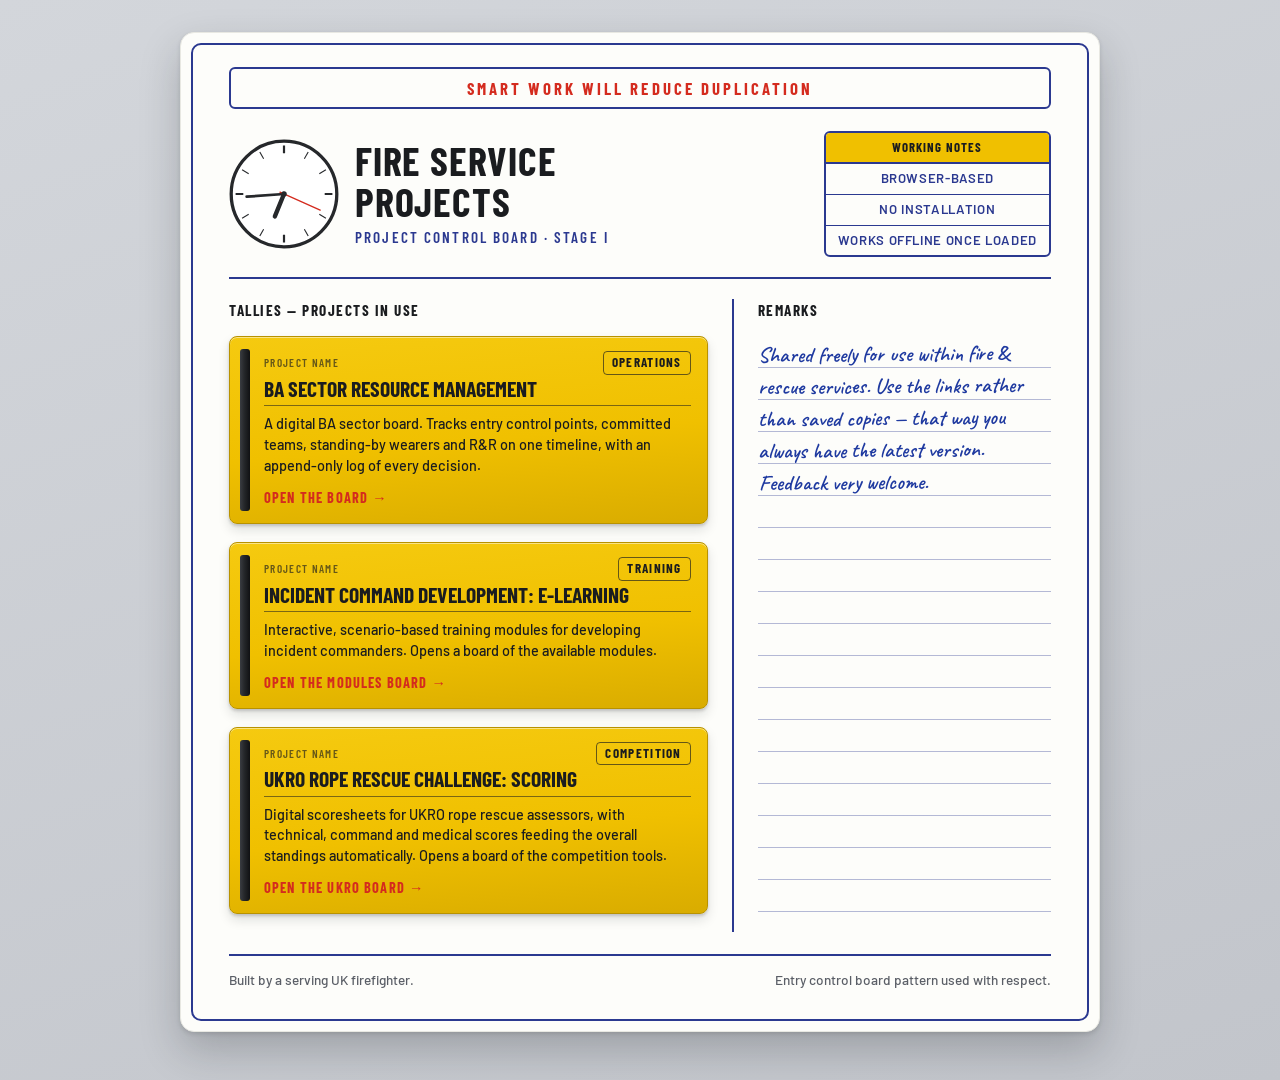
<file: index.html>
<!DOCTYPE html>
<html lang="en-GB">
<head>
<meta charset="UTF-8">
<meta name="viewport" content="width=device-width, initial-scale=1.0">
<title>Fire Service Projects</title>
<meta name="description" content="Browser-based tools for UK fire and rescue services: incident command e-learning and BA sector resource management.">
<link rel="preconnect" href="https://fonts.googleapis.com">
<link rel="preconnect" href="https://fonts.gstatic.com" crossorigin>
<link href="https://fonts.googleapis.com/css2?family=Barlow+Condensed:wght@500;600;700&family=Barlow:wght@400;500;600&family=Caveat:wght@500;600&display=swap" rel="stylesheet">
<link rel="stylesheet" href="board.css">
</head>
<body>

<div class="board">
  <div class="board-inner">

    <div class="motto">Smart Work Will Reduce Duplication</div>

    <div class="board-head">
      <div class="clock-wrap">
        <!-- Live analogue clock -->
        <svg class="clock" viewBox="0 0 100 100" role="img" aria-label="Current time">
          <circle cx="50" cy="50" r="48" fill="#FFFFFF" stroke="#26282B" stroke-width="3"/>
          <g stroke="#26282B" stroke-width="2">
            <line x1="50" y1="6" x2="50" y2="13"/>
            <line x1="50" y1="87" x2="50" y2="94"/>
            <line x1="6" y1="50" x2="13" y2="50"/>
            <line x1="87" y1="50" x2="94" y2="50"/>
          </g>
          <g stroke="#26282B" stroke-width="1">
            <line x1="72" y1="11.9" x2="68.5" y2="17.9"/>
            <line x1="88.1" y1="28" x2="82.1" y2="31.5"/>
            <line x1="88.1" y1="72" x2="82.1" y2="68.5"/>
            <line x1="72" y1="88.1" x2="68.5" y2="82.1"/>
            <line x1="28" y1="88.1" x2="31.5" y2="82.1"/>
            <line x1="11.9" y1="72" x2="17.9" y2="68.5"/>
            <line x1="11.9" y1="28" x2="17.9" y2="31.5"/>
            <line x1="28" y1="11.9" x2="31.5" y2="17.9"/>
          </g>
          <line id="hourHand"   x1="50" y1="50" x2="50" y2="28" stroke="#26282B" stroke-width="4" stroke-linecap="round"/>
          <line id="minuteHand" x1="50" y1="50" x2="50" y2="16" stroke="#26282B" stroke-width="2.5" stroke-linecap="round"/>
          <line id="secondHand" x1="50" y1="54" x2="50" y2="14" stroke="#D42B1E" stroke-width="1.2" stroke-linecap="round"/>
          <circle cx="50" cy="50" r="2.5" fill="#26282B"/>
        </svg>
        <div class="board-title">
          <!-- EDIT: change the site title here -->
          <h1>Fire Service<br>Projects</h1>
          <div class="stage">Project Control Board &middot; Stage I</div>
        </div>
      </div>

      <div class="info-table">
        <div class="it-head">Working Notes</div>
        <ul>
          <li>Browser-based</li>
          <li>No installation</li>
          <li>Works offline once loaded</li>
        </ul>
      </div>
    </div>

    <div class="board-body">
      <div class="tallies">
        <div class="col-label">Tallies &mdash; Projects in Use</div>

        <!-- ============ PROJECT: BA Sector board ============ -->
        <!-- EDIT: if your BA Sector file has a different name, change the href -->
        <a class="tally" href="ba-sector.html">
          <div class="tally-row">
            <span class="field-label">Project Name</span>
            <span class="type">Operations</span>
          </div>
          <h2>BA Sector Resource Management</h2>
          <p class="desc">A digital BA sector board. Tracks entry control points, committed teams, standing-by wearers and R&amp;R on one timeline, with an append-only log of every decision.</p>
          <span class="open-cue">Open the board</span>
        </a>

        <!-- ============ E-LEARNING: opens its own board ============ -->
        <a class="tally" href="elearning.html">
          <div class="tally-row">
            <span class="field-label">Project Name</span>
            <span class="type">Training</span>
          </div>
          <h2>Incident Command Development: E-Learning</h2>
          <p class="desc">Interactive, scenario-based training modules for developing incident commanders. Opens a board of the available modules.</p>
          <span class="open-cue">Open the modules board</span>
        </a>

        <!-- ============ UKRO: opens its own board ============ -->
        <a class="tally" href="ukro.html">
          <div class="tally-row">
            <span class="field-label">Project Name</span>
            <span class="type">Competition</span>
          </div>
          <h2>UKRO Rope Rescue Challenge: Scoring</h2>
          <p class="desc">Digital scoresheets for UKRO rope rescue assessors, with technical, command and medical scores feeding the overall standings automatically. Opens a board of the competition tools.</p>
          <span class="open-cue">Open the UKRO board</span>
        </a>

        <!-- ============ ADD A NEW PROJECT ============
             Copy one of the <a class="tally"> blocks above, then change:
             - href       : the filename of the new app (or board page)
             - .type      : Operations / Training / etc.
             - <h2>       : the project name
             - .desc      : one or two sentences on what it does
             - .open-cue  : the action label
        ============================================== -->
      </div>

      <div class="remarks">
        <div class="col-label">Remarks</div>
        <div class="remarks-lines">
          <p class="remarks-note">Shared freely for use within fire &amp; rescue services. Use the links rather than saved copies &mdash; that way you always have the latest version. Feedback very welcome.</p>
        </div>
      </div>
    </div>

    <div class="board-foot">
      <!-- EDIT: put your name / contact details here -->
      <span>Built by a serving UK firefighter.</span>
      <span>Entry control board pattern used with respect.</span>
    </div>

  </div>
</div>

<script src="clock.js"></script>

</body>
</html>
</file>
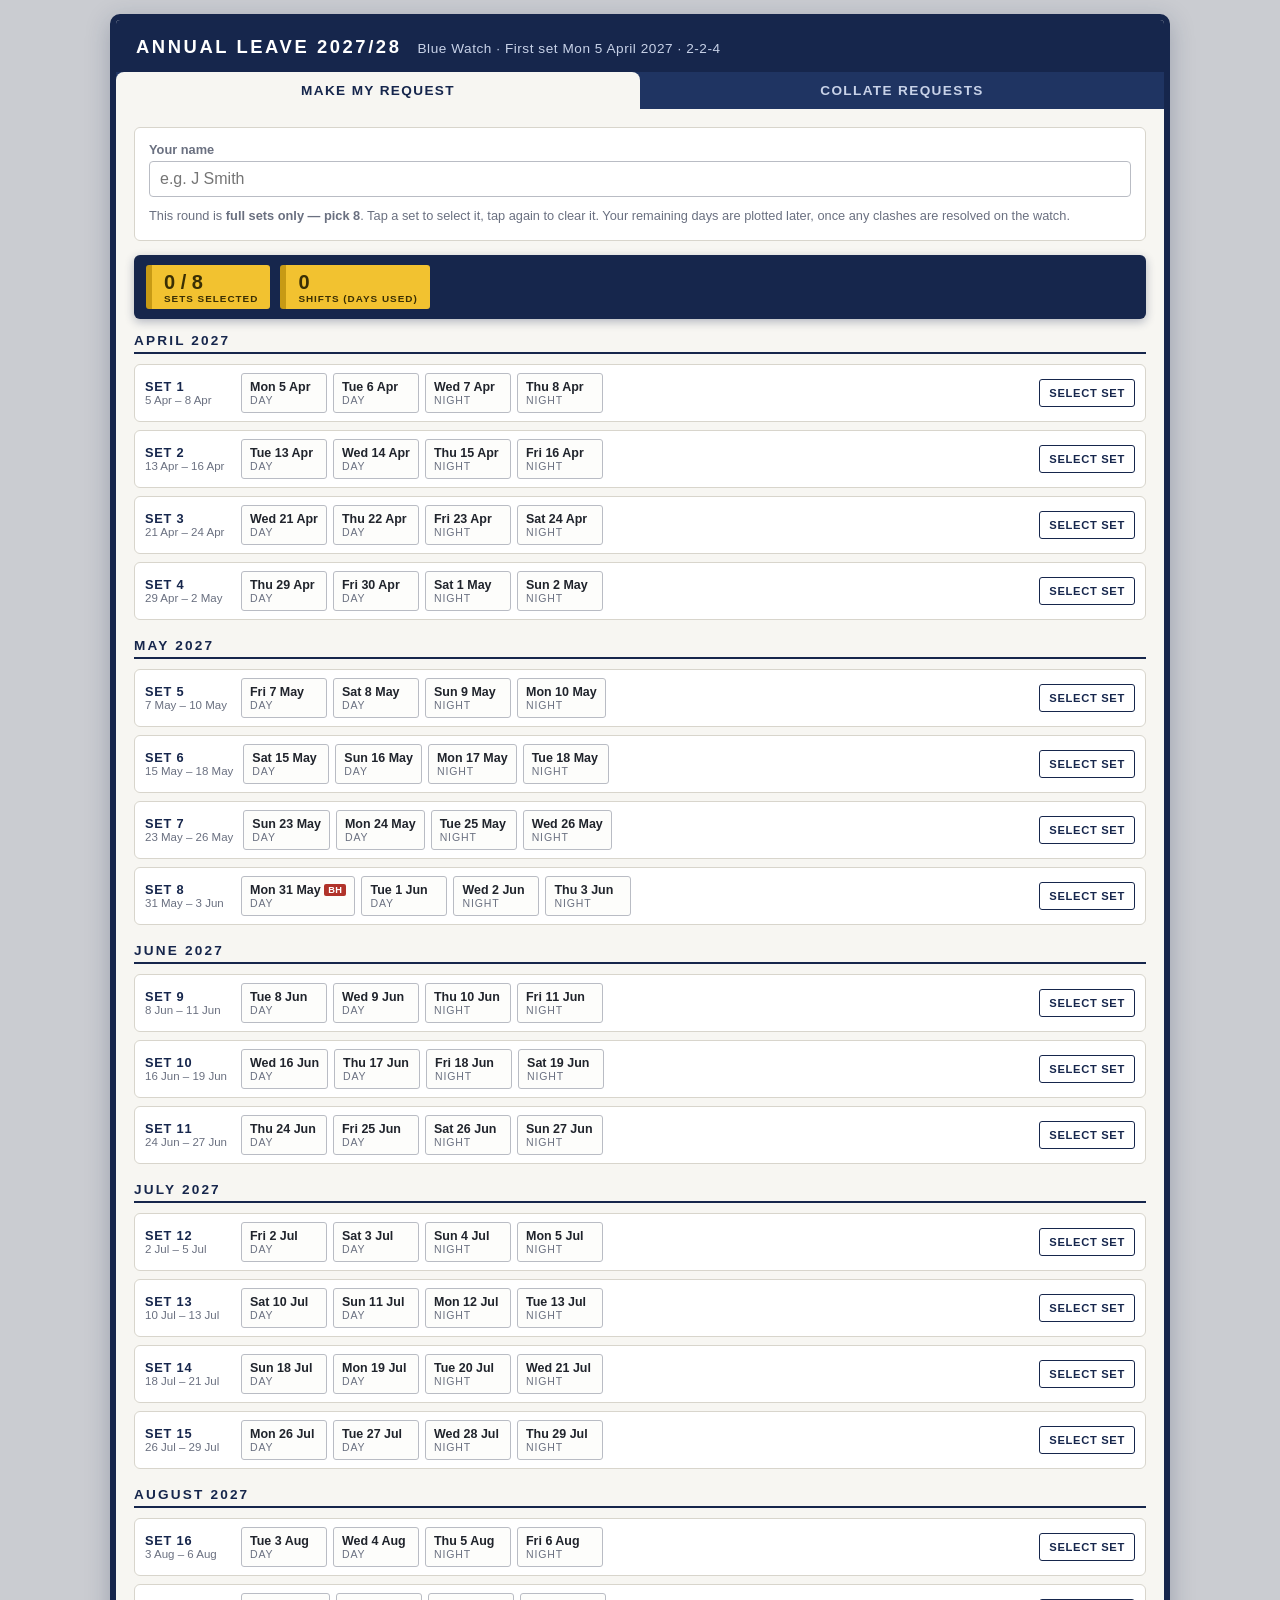
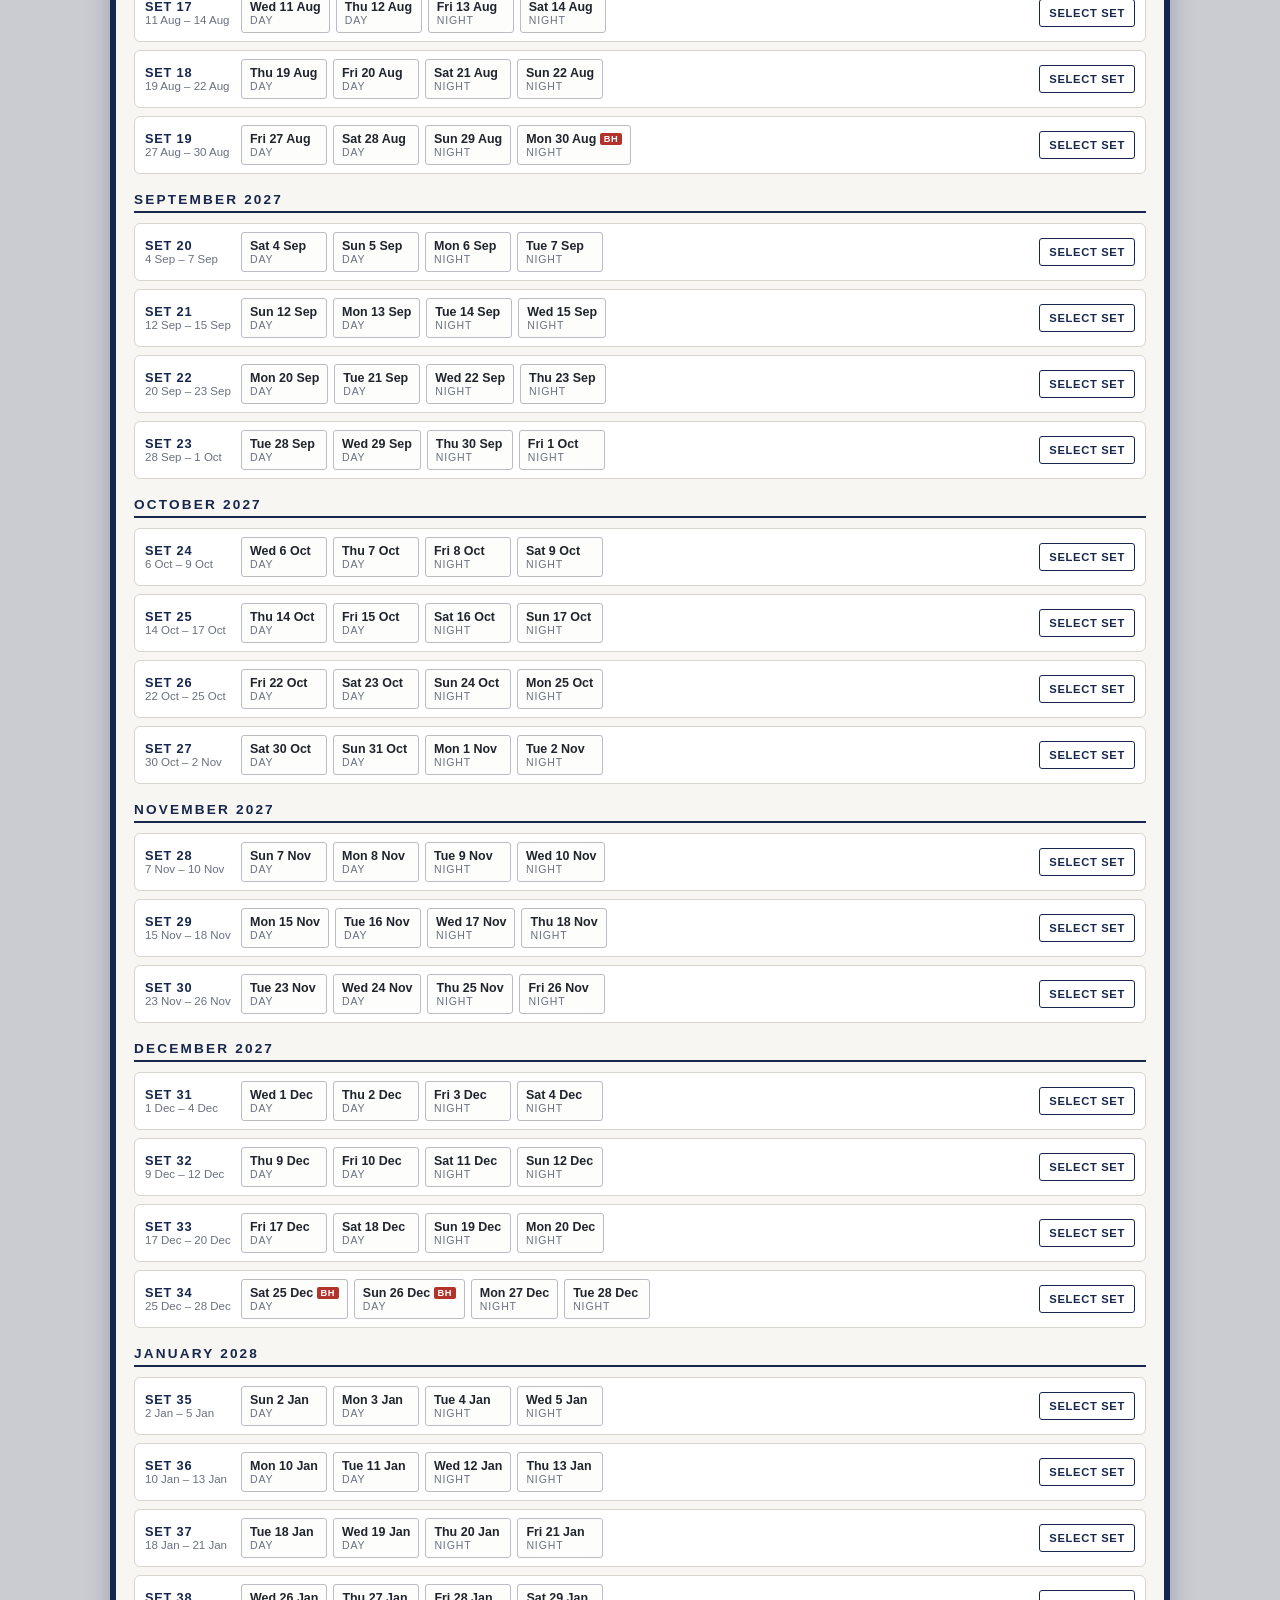
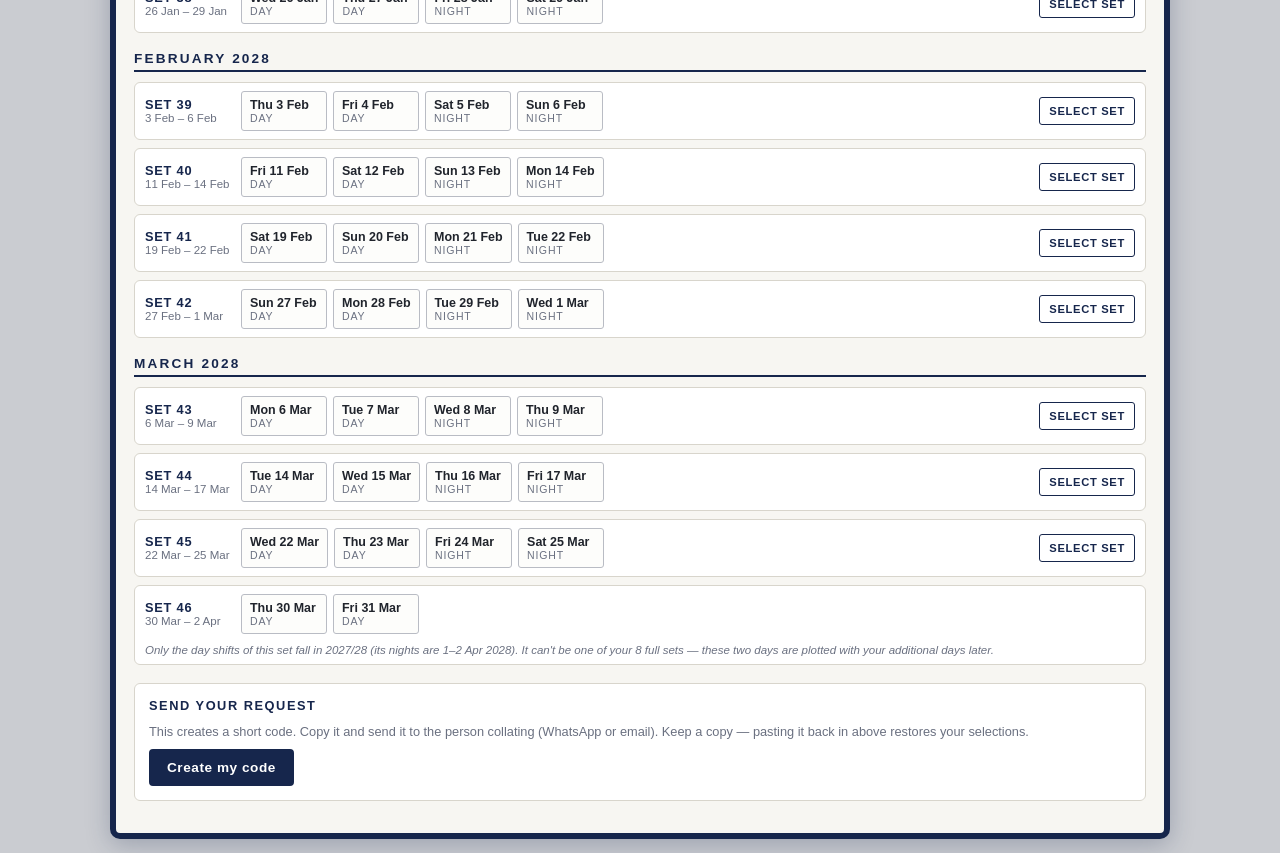
<file: annual-leave-2027-28.html>
<!DOCTYPE html>
<html lang="en-GB">
<head>
<meta charset="UTF-8">
<meta name="viewport" content="width=device-width, initial-scale=1.0">
<title>Annual Leave 2027/28 — Blue Watch</title>
<style>
  :root{
    --backdrop:#caccd1;
    --navy:#16264c;
    --navy-2:#1f3462;
    --board:#f7f6f2;
    --line:#d8d5cc;
    --tally:#f2c230;
    --tally-edge:#c79a15;
    --ink:#20242c;
    --muted:#6a7080;
    --ok:#2e7d4f;
    --full:#b97a0a;
    --clash:#b1332b;
    --clash-bg:#f6dedc;
    --full-bg:#faeed3;
    --radius:6px;
    font-size:16px;
  }
  *{box-sizing:border-box;margin:0;padding:0;}
  body{
    background:var(--backdrop);
    color:var(--ink);
    font-family:"Helvetica Neue",Arial,system-ui,sans-serif;
    padding:14px;
  }
  .frame{
    max-width:1060px;margin:0 auto;
    background:var(--board);
    border:6px solid var(--navy);
    border-radius:10px;
    box-shadow:0 6px 24px rgba(22,38,76,.25);
    overflow:hidden;
  }
  header{
    background:var(--navy);color:#fff;
    padding:16px 20px 14px;
    display:flex;flex-wrap:wrap;align-items:baseline;gap:6px 16px;
  }
  header h1{
    font-size:1.15rem;font-weight:700;
    text-transform:uppercase;letter-spacing:.14em;
  }
  header .sub{color:#c8d2e8;font-size:.85rem;letter-spacing:.04em;}
  nav.modes{display:flex;background:var(--navy-2);}
  nav.modes button{
    flex:1;padding:11px 8px;border:0;cursor:pointer;
    background:transparent;color:#c8d2e8;
    font:inherit;font-size:.85rem;font-weight:700;
    text-transform:uppercase;letter-spacing:.1em;
  }
  nav.modes button[aria-selected="true"]{
    background:var(--board);color:var(--navy);
    border-radius:8px 8px 0 0;
  }
  main{padding:18px;}
  .hidden{display:none !important;}

  /* ---------- shared bits ---------- */
  .panel{
    background:#fff;border:1px solid var(--line);border-radius:var(--radius);
    padding:14px;margin-bottom:14px;
  }
  .panel h2{
    font-size:.8rem;text-transform:uppercase;letter-spacing:.12em;
    color:var(--navy);margin-bottom:10px;
  }
  label{font-size:.8rem;font-weight:700;color:var(--muted);display:block;margin-bottom:4px;}
  input[type=text],select,textarea{
    font:inherit;padding:8px 10px;border:1px solid #b9bcc4;border-radius:4px;
    width:100%;background:#fff;color:var(--ink);
  }
  textarea{min-height:110px;font-family:ui-monospace,Menlo,Consolas,monospace;font-size:.8rem;}
  .row{display:flex;gap:12px;flex-wrap:wrap;}
  .row>div{flex:1;min-width:180px;}
  button.action{
    font:inherit;font-weight:700;font-size:.85rem;
    padding:9px 16px;border-radius:4px;cursor:pointer;
    border:2px solid var(--navy);background:var(--navy);color:#fff;
    letter-spacing:.04em;
  }
  button.action.quiet{background:#fff;color:var(--navy);}
  button.action:active{transform:translateY(1px);}
  .note{font-size:.8rem;color:var(--muted);line-height:1.45;}
  .warn{color:var(--clash);font-weight:700;}

  /* ---------- summary strip ---------- */
  .summary{
    position:sticky;top:0;z-index:5;
    display:flex;gap:10px;flex-wrap:wrap;
    background:var(--navy);border-radius:var(--radius);
    padding:10px 12px;margin-bottom:14px;
    box-shadow:0 3px 10px rgba(22,38,76,.3);
  }
  .stat{
    background:var(--tally);
    border-left:6px solid var(--tally-edge);
    border-radius:3px;
    padding:6px 12px 5px;min-width:118px;
    color:#3a2f04;
  }
  .stat .v{font-size:1.25rem;font-weight:800;line-height:1.1;}
  .stat .k{font-size:.62rem;font-weight:700;text-transform:uppercase;letter-spacing:.1em;}
  .stat.over{background:var(--clash);border-left-color:#7c211b;color:#fff;}
  .stat.done{background:var(--ok);border-left-color:#1d5637;color:#fff;}

  /* ---------- picker board ---------- */
  .month{margin-bottom:18px;}
  .month>h3{
    font-size:.85rem;text-transform:uppercase;letter-spacing:.16em;
    color:var(--navy);border-bottom:2px solid var(--navy);
    padding-bottom:4px;margin-bottom:10px;
  }
  .set{
    display:flex;align-items:stretch;gap:10px;flex-wrap:wrap;
    background:#fff;border:1px solid var(--line);border-radius:var(--radius);
    padding:8px 10px;margin-bottom:8px;
  }
  .set .id{
    display:flex;flex-direction:column;justify-content:center;
    min-width:86px;
  }
  .set .id b{font-size:.8rem;color:var(--navy);letter-spacing:.06em;}
  .set .id span{font-size:.72rem;color:var(--muted);}
  .set .chips{display:flex;gap:6px;flex-wrap:wrap;flex:1;}
  .chip{
    font:inherit;
    border:1px solid #b9bcc4;border-radius:3px;background:#fdfdfb;
    padding:6px 8px;min-width:86px;text-align:left;
  }
  .chip .d{font-size:.78rem;font-weight:700;}
  .chip .t{font-size:.66rem;text-transform:uppercase;letter-spacing:.08em;color:var(--muted);}
  .chip.sel{
    background:var(--tally);border-color:var(--tally-edge);
    border-left-width:5px;color:#3a2f04;
  }
  .chip.sel .t{color:#6d5407;}
  .setbtn{
    align-self:center;
    font:inherit;font-size:.7rem;font-weight:700;letter-spacing:.06em;
    text-transform:uppercase;cursor:pointer;
    border:1px solid var(--navy);border-radius:3px;
    background:#fff;color:var(--navy);padding:7px 9px;
  }
  .setbtn.on{background:var(--navy);color:#fff;}
  .setbtn:disabled{opacity:.35;cursor:not-allowed;}
  .bh{
    display:inline-block;background:var(--clash);color:#fff;
    font-size:.58rem;font-weight:800;letter-spacing:.05em;
    border-radius:2px;padding:1px 4px;vertical-align:1px;
  }
  .partial-note{flex-basis:100%;font-size:.72rem;color:var(--muted);font-style:italic;}

  /* ---------- collation ---------- */
  table{border-collapse:collapse;width:100%;font-size:.82rem;}
  th,td{border:1px solid var(--line);padding:5px 8px;text-align:left;}
  th{background:var(--navy);color:#fff;font-size:.7rem;text-transform:uppercase;letter-spacing:.08em;}
  td.num{text-align:right;font-variant-numeric:tabular-nums;}
  tr.overbook td{background:var(--clash-bg);}
  .cell{
    flex:1;min-width:96px;border:1px solid var(--line);border-radius:3px;
    padding:5px 7px;background:#fdfdfb;
  }
  .cell .d{font-size:.72rem;font-weight:700;}
  .cell .t{font-size:.62rem;text-transform:uppercase;letter-spacing:.06em;color:var(--muted);}
  .cell .who{margin-top:3px;display:flex;gap:3px;flex-wrap:wrap;}
  .cell .p{
    background:var(--tally);border:1px solid var(--tally-edge);border-radius:2px;
    font-size:.66rem;font-weight:800;padding:1px 4px;color:#3a2f04;
  }
  .cell.full{background:var(--full-bg);border-color:var(--full);}
  .cell.clash{background:var(--clash-bg);border-color:var(--clash);}
  .cell.clash .d{color:var(--clash);}
  .cell .count{float:right;font-size:.66rem;font-weight:800;color:var(--muted);}
  .cell.full .count{color:var(--full);}
  .cell.clash .count{color:var(--clash);}
  .legend{display:flex;gap:14px;flex-wrap:wrap;font-size:.72rem;color:var(--muted);margin:8px 0 2px;}
  .legend i{display:inline-block;width:12px;height:12px;border-radius:2px;vertical-align:-2px;margin-right:4px;border:1px solid var(--line);}
  .clashlist li{margin-left:18px;font-size:.82rem;padding:2px 0;}

  /* code output */
  .codebox{
    background:var(--navy);color:#ffe9a8;border-radius:4px;
    font-family:ui-monospace,Menlo,Consolas,monospace;font-size:.8rem;
    padding:10px 12px;word-break:break-all;margin:8px 0;
    user-select:all;
  }
  .copied{color:var(--ok);font-weight:700;font-size:.8rem;}

  @media print{
    body{background:#fff;padding:0;}
    .frame{border-width:2px;box-shadow:none;}
    nav.modes,.summary,.panel.inputs,button,.setbtn{display:none !important;}
  }
</style>
</head>
<body>
<div class="frame">
  <header>
    <h1>Annual Leave 2027/28</h1>
    <span class="sub">Blue Watch · First set Mon 5 April 2027 · 2-2-4</span>
  </header>

  <nav class="modes" role="tablist">
    <button id="tab-pick" role="tab" aria-selected="true" onclick="setMode('pick')">Make my request</button>
    <button id="tab-collate" role="tab" aria-selected="false" onclick="setMode('collate')">Collate requests</button>
  </nav>

  <main>
    <!-- ========== PICKER ========== -->
    <section id="pick">
      <div class="panel inputs">
        <div class="row">
          <div>
            <label for="name">Your name</label>
            <input type="text" id="name" placeholder="e.g. J Smith" oninput="render()">
          </div>
        </div>
        <p class="note" style="margin-top:10px">
          This round is <b>full sets only — pick 8</b>. Tap a set to select it, tap again to clear it.
          Your remaining days are plotted later, once any clashes are resolved on the watch.
        </p>
      </div>

      <div class="summary" id="summary"></div>
      <div id="board"></div>

      <div class="panel">
        <h2>Send your request</h2>
        <p class="note">This creates a short code. Copy it and send it to the person collating
          (WhatsApp or email). Keep a copy — pasting it back in above restores your selections.</p>
        <div style="margin-top:8px">
          <button class="action" onclick="makeCode()">Create my code</button>
          <span class="copied" id="copyMsg"></span>
        </div>
        <div class="codebox hidden" id="codeOut"></div>
      </div>
    </section>

    <!-- ========== COLLATION ========== -->
    <section id="collate" class="hidden">
      <div class="panel inputs">
        <h2>Paste request codes</h2>
        <p class="note">One code per line. Loading a second code with the same name replaces the first,
          so people can resubmit after clashes are resolved.</p>
        <textarea id="codes" placeholder="AL2728|J Smith|0-3,8-11,…&#10;AL2728|E Wragg|4-7,…"></textarea>
        <div style="margin-top:8px;display:flex;gap:8px;flex-wrap:wrap">
          <button class="action" onclick="collate()">Load requests</button>
          <button class="action quiet" onclick="window.print()">Print board</button>
        </div>
        <p class="note warn" id="collateErr"></p>
      </div>
      <div id="people"></div>
      <div id="clashes"></div>
      <div id="cboard"></div>
    </section>
  </main>

</div>

<script>
"use strict";
/* ---------- shift calendar: 2-2-4 from Mon 5 Apr 2027, clipped 31 Mar 2028 ---------- */
const DAY = 86400000;
const ANCHOR = Date.UTC(2027, 3, 5);
const YEAR_END = Date.UTC(2028, 2, 31);
const DOW = ["Sun","Mon","Tue","Wed","Thu","Fri","Sat"];
const MON = ["Jan","Feb","Mar","Apr","May","Jun","Jul","Aug","Sep","Oct","Nov","Dec"];
const MONTH_FULL = ["January","February","March","April","May","June","July","August","September","October","November","December"];

const SETS = [];   // {n, shifts:[shiftId…], start:Date, partial}
const SHIFTS = []; // {id, set, date:Date, type:'Day'|'Night'}
(function build(){
  for (let s = 0; ; s++) {
    const start = ANCHOR + s * 8 * DAY;
    if (start > YEAR_END) break;
    const set = { n: s + 1, shifts: [], start: new Date(start), partial: false };
    for (let k = 0; k < 4; k++) {
      const t = start + k * DAY;
      if (t > YEAR_END) { set.partial = true; continue; }
      const id = SHIFTS.length;
      SHIFTS.push({ id, set: s, date: new Date(t), type: k < 2 ? "Day" : "Night" });
      set.shifts.push(id);
    }
    SETS.push(set);
  }
})();

/* Public holidays as they count for the watch, 1 Apr 2027 – 31 Mar 2028.
   Christmas Day & Boxing Day: day and night shifts. New Year's Eve: night only.
   New Year's Day: day only. Substitute bank holidays (27/28 Dec, 3 Jan) do NOT count.
   All other bank holidays count for day and night shifts.
   (No Easter holidays fall in this leave year: Easter 2027 is late March, Easter 2028 mid-April.) */
const BANK_HOLS = {
  "2027-05-03": { name: "Early May bank holiday", D: 1, N: 1 },
  "2027-05-31": { name: "Spring bank holiday",    D: 1, N: 1 },
  "2027-08-30": { name: "Summer bank holiday",    D: 1, N: 1 },
  "2027-12-25": { name: "Christmas Day",          D: 1, N: 1 },
  "2027-12-26": { name: "Boxing Day",             D: 1, N: 1 },
  "2027-12-31": { name: "New Year's Eve",         D: 0, N: 1 },
  "2028-01-01": { name: "New Year's Day",         D: 1, N: 0 }
};
function iso(d){ return d.toISOString().slice(0, 10); }
function bhBadge(d, type){
  const h = BANK_HOLS[iso(d)];
  if (!h) return "";
  const applies = type === "Day" ? h.D : h.N;
  return applies ? ' <span class="bh" title="' + h.name + '">BH</span>' : "";
}

function fmt(d){ return DOW[d.getUTCDay()] + " " + d.getUTCDate() + " " + MON[d.getUTCMonth()]; }
function fmtShort(d){ return d.getUTCDate() + " " + MON[d.getUTCMonth()]; }

/* ---------- state ---------- */
const sel = new Set();
let mode = "pick";

function setMode(m){
  mode = m;
  document.getElementById("pick").classList.toggle("hidden", m !== "pick");
  document.getElementById("collate").classList.toggle("hidden", m !== "collate");
  document.getElementById("tab-pick").setAttribute("aria-selected", m === "pick");
  document.getElementById("tab-collate").setAttribute("aria-selected", m === "collate");
}

function toggleSet(si){
  const s = SETS[si];
  const all = s.shifts.every(id => sel.has(id));
  if (!all && fullSetCount() >= 8) return; // cap reached — deselect a set first
  s.shifts.forEach(id => all ? sel.delete(id) : sel.add(id));
  render();
}

function fullSetCount(){
  return SETS.filter(s => !s.partial && s.shifts.length === 4 && s.shifts.every(id => sel.has(id))).length;
}

/* ---------- picker render ---------- */
function render(){
  const total = sel.size;
  const fullSets = fullSetCount();

  const sm = document.getElementById("summary");
  sm.innerHTML =
    stat(fullSets + " / 8", "Sets selected", fullSets === 8 ? "done" : "") +
    stat(total, "Shifts (days used)", "");
  const capped = fullSets >= 8;

  const board = document.getElementById("board");
  let html = "", curMonth = -1;
  for (const s of SETS) {
    const mKey = s.start.getUTCFullYear() * 12 + s.start.getUTCMonth();
    if (mKey !== curMonth) {
      if (curMonth !== -1) html += "</div>";
      curMonth = mKey;
      html += '<div class="month"><h3>' + MONTH_FULL[s.start.getUTCMonth()] + " " + s.start.getUTCFullYear() + "</h3>";
    }
    const allSel = s.shifts.every(id => sel.has(id));
    html += '<div class="set"><div class="id"><b>SET ' + s.n + '</b><span>' +
      fmtShort(s.start) + " – " + fmtShort(new Date(s.start.getTime() + 3 * DAY)) + "</span></div>" +
      '<div class="chips">' +
      s.shifts.map(id => {
        const sh = SHIFTS[id];
        return '<div class="chip' + (sel.has(id) ? " sel" : "") + '">' +
          '<div class="d">' + fmt(sh.date) + bhBadge(sh.date, sh.type) + '</div><div class="t">' + sh.type + "</div></div>";
      }).join("") +
      "</div>" +
      (s.partial
        ? '<div class="partial-note">Only the day shifts of this set fall in 2027/28 (its nights are 1–2 Apr 2028). It can\'t be one of your 8 full sets — these two days are plotted with your additional days later.</div>'
        : '<button type="button" class="setbtn' + (allSel ? " on" : "") + '"' +
          (!allSel && capped ? " disabled" : "") + ' onclick="toggleSet(' + (s.n - 1) + ')">' +
          (allSel ? "Clear set" : "Select set") + "</button>") +
      "</div>";
  }
  html += "</div>";
  board.innerHTML = html;
}
function stat(v, k, cls){
  return '<div class="stat ' + cls + '"><div class="v">' + v + '</div><div class="k">' + k + "</div></div>";
}

/* ---------- code encode / decode ---------- */
function encodeRanges(ids){
  const a = [...ids].sort((x, y) => x - y);
  const out = [];
  for (let i = 0; i < a.length;) {
    let j = i;
    while (j + 1 < a.length && a[j + 1] === a[j] + 1) j++;
    out.push(i === j ? String(a[i]) : a[i] + "-" + a[j]);
    i = j + 1;
  }
  return out.join(",");
}
function decodeRanges(str){
  const ids = new Set();
  if (!str.trim()) return ids;
  for (const part of str.split(",")) {
    const m = part.trim().match(/^(\d+)(?:-(\d+))?$/);
    if (!m) throw new Error("bad range: " + part);
    const a = +m[1], b = m[2] ? +m[2] : a;
    for (let i = a; i <= b; i++) {
      if (i < 0 || i >= SHIFTS.length) throw new Error("shift out of range: " + i);
      ids.add(i);
    }
  }
  return ids;
}

function makeCode(){
  const name = document.getElementById("name").value.trim();
  const msg = document.getElementById("copyMsg");
  if (!name) { msg.textContent = "Add your name first."; msg.className = "note warn"; return; }
  const code = "AL2728|" + name.replace(/\|/g, "/") + "|" + encodeRanges(sel);
  const box = document.getElementById("codeOut");
  box.textContent = code;
  box.classList.remove("hidden");
  msg.className = "copied";
  if (navigator.clipboard && navigator.clipboard.writeText) {
    navigator.clipboard.writeText(code).then(
      () => { msg.textContent = "Copied to clipboard — send it on."; },
      () => { msg.textContent = "Long-press the code to copy it."; }
    );
  } else {
    msg.textContent = "Long-press the code to copy it.";
  }
}

function parseCode(line){
  const p = line.trim().split("|");
  if (p.length !== 3 || p[0] !== "AL2728") throw new Error("not a 2027/28 code");
  const name = p[1].trim();
  if (!name) throw new Error("missing name");
  return { name, ids: decodeRanges(p[2]) };
}

/* ---------- collation ---------- */
function makeTags(names){
  const baseOf = n => n.trim().split(/\s+/).map(w => w[0]).join("").toUpperCase().slice(0, 3);
  const groups = new Map();
  for (const n of names) {
    const b = baseOf(n);
    if (!groups.has(b)) groups.set(b, []);
    groups.get(b).push(n);
  }
  const tags = new Map(), taken = new Set();
  const claim = (name, cand) => {
    let t = cand, i = 2;
    while (taken.has(t)) t = cand + i++;
    taken.add(t); tags.set(name, t);
  };
  for (const [b, group] of groups) {
    if (group.length === 1) { claim(group[0], b); continue; }
    // clash on plain initials — extend everyone with surname letters until distinct (JSm / JSt)
    for (const name of group) {
      const words = name.trim().split(/\s+/);
      const last = words[words.length - 1];
      let cand = b, k = 2;
      if (words.length > 1) {
        while (k <= last.length) {
          cand = words[0][0].toUpperCase() + last[0].toUpperCase() + last.slice(1, k).toLowerCase();
          if (!taken.has(cand)) break;
          k++;
        }
      }
      claim(name, cand);
    }
  }
  return tags;
}

function collate(){
  const err = document.getElementById("collateErr");
  err.textContent = "";
  const lines = document.getElementById("codes").value.split("\n").map(l => l.trim()).filter(Boolean);
  const people = new Map(); // name -> {ids}
  const bad = [];
  for (const line of lines) {
    try {
      const r = parseCode(line);
      people.set(r.name, r); // same name replaces earlier submission
    } catch (e) { bad.push(line.slice(0, 30) + "…"); }
  }
  if (bad.length) err.textContent = "Skipped " + bad.length + " line(s) that didn't parse: " + bad.join("  ");
  if (!people.size) {
    document.getElementById("people").innerHTML = "";
    document.getElementById("clashes").innerHTML = "";
    document.getElementById("cboard").innerHTML = "";
    if (!bad.length) err.textContent = "No codes to load yet.";
    return;
  }

  const tag = makeTags([...people.keys()]);

  /* people table */
  let pt = '<div class="panel"><h2>Requests loaded (' + people.size + ")</h2><table><tr>" +
    "<th>Name</th><th>Tag</th><th>Full sets</th><th>Shifts</th></tr>";
  for (const [name, r] of people) {
    const full = SETS.filter(s => !s.partial && s.shifts.every(id => r.ids.has(id))).length;
    pt += "<tr" + (full > 8 ? ' class="overbook"' : "") + "><td>" + esc(name) + "</td><td>" + tag.get(name) +
      '</td><td class="num">' + full + '</td><td class="num">' + r.ids.size + "</td></tr>";
  }
  pt += "</table></div>";
  document.getElementById("people").innerHTML = pt;

  /* per-shift counts */
  const byShift = SHIFTS.map(() => []);
  for (const [name, r] of people) r.ids.forEach(id => byShift[id].push(name));

  /* clash summary */
  const clashes = SHIFTS.filter(sh => byShift[sh.id].length > 3);
  let cs = '<div class="panel"><h2>Clashes — more than 3 off</h2>';
  if (clashes.length) {
    cs += "<ul class='clashlist'>" + clashes.map(sh =>
      "<li><b>" + fmt(sh.date) + " (" + sh.type + ")</b> — " +
      byShift[sh.id].length + " requested: " + byShift[sh.id].map(esc).join(", ") + "</li>").join("") + "</ul>";
  } else {
    cs += '<p class="note">None. Every shift has 3 or fewer requests.</p>';
  }
  cs += "</div>";
  document.getElementById("clashes").innerHTML = cs;

  /* board */
  let html = '<div class="legend"><span><i style="background:#fdfdfb"></i>Space available</span>' +
    '<span><i style="background:var(--full-bg);border-color:var(--full)"></i>At limit (3)</span>' +
    '<span><i style="background:var(--clash-bg);border-color:var(--clash)"></i>Clash (&gt;3)</span>' +
    '<span><span class="bh">BH</span> Public holiday shift</span></div>';
  let curMonth = -1;
  for (const s of SETS) {
    const mKey = s.start.getUTCFullYear() * 12 + s.start.getUTCMonth();
    if (mKey !== curMonth) {
      if (curMonth !== -1) html += "</div>";
      curMonth = mKey;
      html += '<div class="month"><h3>' + MONTH_FULL[s.start.getUTCMonth()] + " " + s.start.getUTCFullYear() + "</h3>";
    }
    html += '<div class="set"><div class="id"><b>SET ' + s.n + "</b><span>" +
      fmtShort(s.start) + " – " + fmtShort(new Date(s.start.getTime() + 3 * DAY)) + "</span></div>" +
      '<div class="chips">' +
      s.shifts.map(id => {
        const sh = SHIFTS[id], who = byShift[id];
        const cls = who.length > 3 ? "clash" : who.length === 3 ? "full" : "";
        return '<div class="cell ' + cls + '" title="' + who.map(esc).join(", ") + '">' +
          '<span class="count">' + who.length + '/3</span>' +
          '<div class="d">' + fmt(sh.date) + bhBadge(sh.date, sh.type) + '</div><div class="t">' + sh.type + '</div>' +
          '<div class="who">' + who.map(n => '<span class="p">' + tag.get(n) + "</span>").join("") + "</div></div>";
      }).join("") +
      "</div></div>";
  }
  html += "</div>";
  document.getElementById("cboard").innerHTML = html;
}

function esc(s){ return s.replace(/&/g, "&amp;").replace(/</g, "&lt;").replace(/"/g, "&quot;"); }

render();
</script>
</body>
</html>
</file>
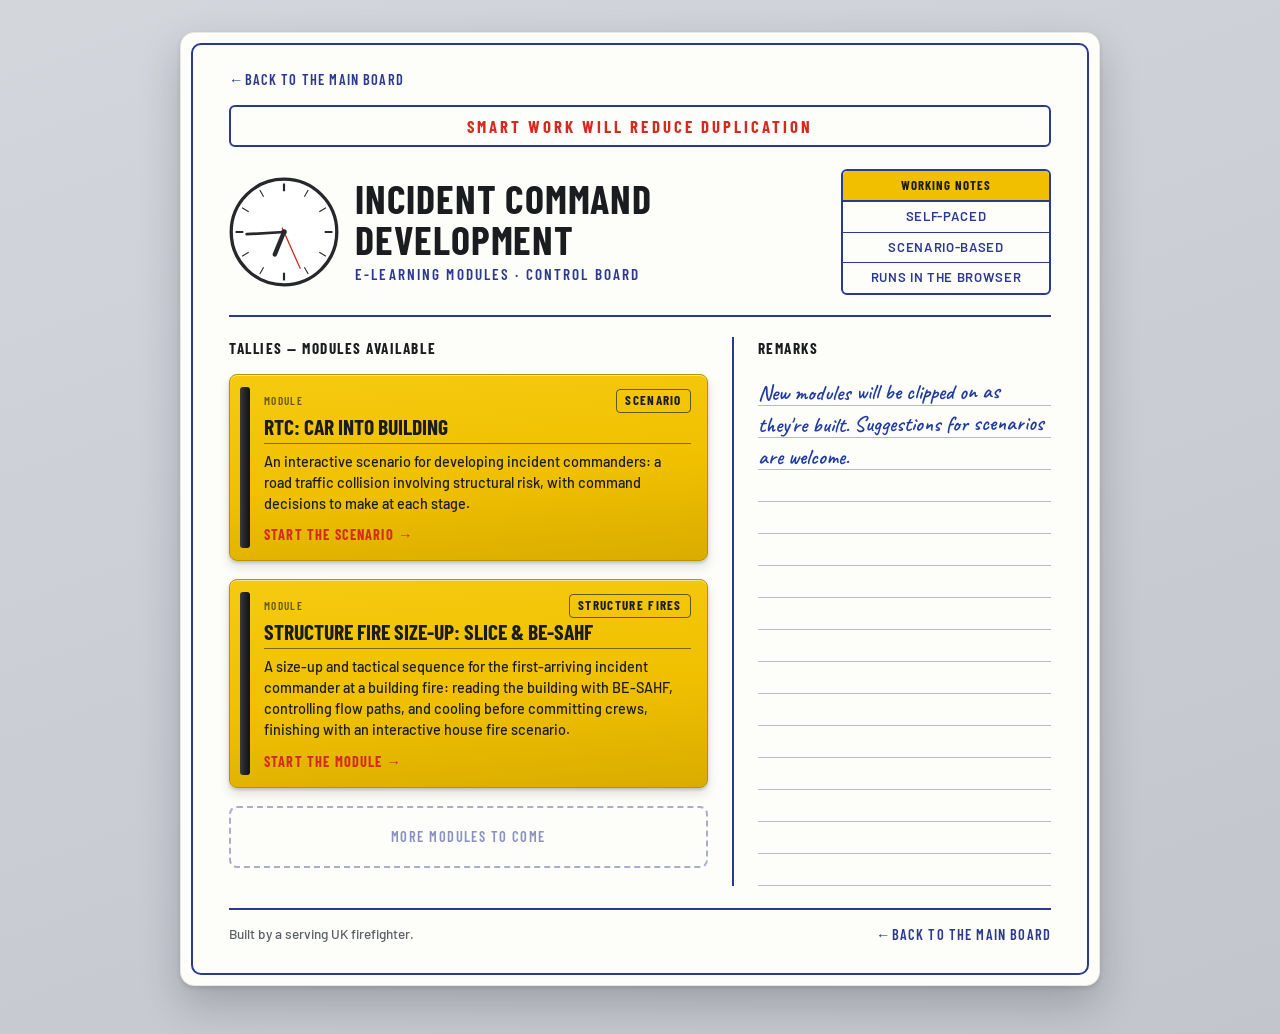
<file: elearning.html>
<!DOCTYPE html>
<html lang="en-GB">
<head>
<meta charset="UTF-8">
<meta name="viewport" content="width=device-width, initial-scale=1.0">
<title>Incident Command Development: E-Learning &mdash; Fire Service Projects</title>
<meta name="description" content="Interactive, scenario-based e-learning modules for UK fire and rescue services.">
<link rel="preconnect" href="https://fonts.googleapis.com">
<link rel="preconnect" href="https://fonts.gstatic.com" crossorigin>
<link href="https://fonts.googleapis.com/css2?family=Barlow+Condensed:wght@500;600;700&family=Barlow:wght@400;500;600&family=Caveat:wght@500;600&display=swap" rel="stylesheet">
<link rel="stylesheet" href="board.css">
</head>
<body>

<div class="board">
  <div class="board-inner">

    <a class="back-link" href="index.html">Back to the main board</a>

    <div class="motto">Smart Work Will Reduce Duplication</div>

    <div class="board-head">
      <div class="clock-wrap">
        <!-- Live analogue clock -->
        <svg class="clock" viewBox="0 0 100 100" role="img" aria-label="Current time">
          <circle cx="50" cy="50" r="48" fill="#FFFFFF" stroke="#26282B" stroke-width="3"/>
          <g stroke="#26282B" stroke-width="2">
            <line x1="50" y1="6" x2="50" y2="13"/>
            <line x1="50" y1="87" x2="50" y2="94"/>
            <line x1="6" y1="50" x2="13" y2="50"/>
            <line x1="87" y1="50" x2="94" y2="50"/>
          </g>
          <g stroke="#26282B" stroke-width="1">
            <line x1="72" y1="11.9" x2="68.5" y2="17.9"/>
            <line x1="88.1" y1="28" x2="82.1" y2="31.5"/>
            <line x1="88.1" y1="72" x2="82.1" y2="68.5"/>
            <line x1="72" y1="88.1" x2="68.5" y2="82.1"/>
            <line x1="28" y1="88.1" x2="31.5" y2="82.1"/>
            <line x1="11.9" y1="72" x2="17.9" y2="68.5"/>
            <line x1="11.9" y1="28" x2="17.9" y2="31.5"/>
            <line x1="28" y1="11.9" x2="31.5" y2="17.9"/>
          </g>
          <line id="hourHand"   x1="50" y1="50" x2="50" y2="28" stroke="#26282B" stroke-width="4" stroke-linecap="round"/>
          <line id="minuteHand" x1="50" y1="50" x2="50" y2="16" stroke="#26282B" stroke-width="2.5" stroke-linecap="round"/>
          <line id="secondHand" x1="50" y1="54" x2="50" y2="14" stroke="#D42B1E" stroke-width="1.2" stroke-linecap="round"/>
          <circle cx="50" cy="50" r="2.5" fill="#26282B"/>
        </svg>
        <div class="board-title">
          <h1>Incident Command<br>Development</h1>
          <div class="stage">E-Learning Modules &middot; Control Board</div>
        </div>
      </div>

      <div class="info-table">
        <div class="it-head">Working Notes</div>
        <ul>
          <li>Self-paced</li>
          <li>Scenario-based</li>
          <li>Runs in the browser</li>
        </ul>
      </div>
    </div>

    <div class="board-body">
      <div class="tallies">
        <div class="col-label">Tallies &mdash; Modules Available</div>

        <!-- ============ MODULE: RTC Car into Building ============ -->
        <a class="tally" href="ic-rtc-elearning.html">
          <div class="tally-row">
            <span class="field-label">Module</span>
            <span class="type">Scenario</span>
          </div>
          <h2>RTC: Car into Building</h2>
          <p class="desc">An interactive scenario for developing incident commanders: a road traffic collision involving structural risk, with command decisions to make at each stage.</p>
          <span class="open-cue">Start the scenario</span>
        </a>


        <!-- ============ MODULE: Structure Fire Size-Up ============ -->
        <a class="tally" href="ic-slice-elearning.html">
          <div class="tally-row">
            <span class="field-label">Module</span>
            <span class="type">Structure Fires</span>
          </div>
          <h2>Structure Fire Size-Up: SLICE &amp; BE-SAHF</h2>
          <p class="desc">A size-up and tactical sequence for the first-arriving incident commander at a building fire: reading the building with BE-SAHF, controlling flow paths, and cooling before committing crews, finishing with an interactive house fire scenario.</p>
          <span class="open-cue">Start the module</span>
        </a>

        <!-- Empty slot on the board — remove once more modules exist -->
        <div class="tally-slot">More modules to come</div>

        <!-- ============ ADD A NEW MODULE ============
             Copy the <a class="tally"> block above, then change:
             - href       : the filename of the new module
             - .type      : IC Development / BA / etc.
             - <h2>       : the module name
             - .desc      : one or two sentences on the scenario
        ============================================== -->
      </div>

      <div class="remarks">
        <div class="col-label">Remarks</div>
        <div class="remarks-lines">
          <p class="remarks-note">New modules will be clipped on as they're built. Suggestions for scenarios are welcome.</p>
        </div>
      </div>
    </div>

    <div class="board-foot">
      <!-- EDIT: put your name / contact details here -->
      <span>Built by a serving UK firefighter.</span>
      <span><a class="back-link" href="index.html" style="margin:0">Back to the main board</a></span>
    </div>

  </div>
</div>

<script src="clock.js"></script>

</body>
</html>
</file>
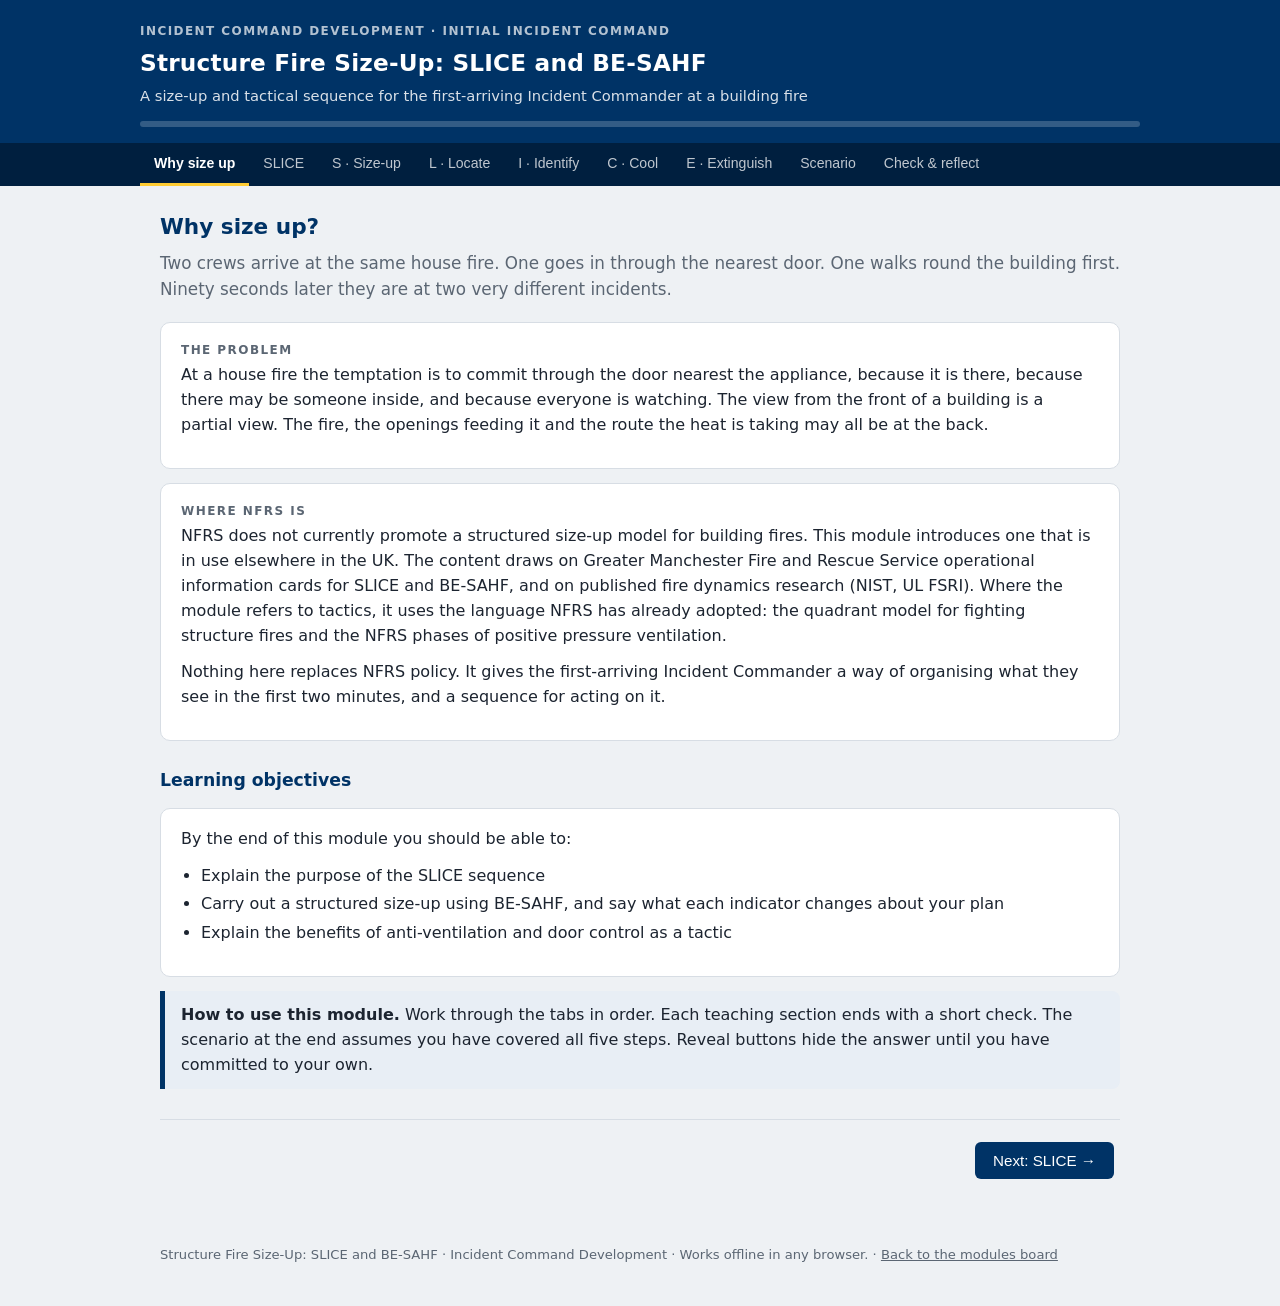
<file: ic-slice-elearning.html>
<!DOCTYPE html>
<html lang="en-GB">
<head>
<meta charset="UTF-8">
<meta name="viewport" content="width=device-width, initial-scale=1.0">
<title>Structure Fire Size-Up: SLICE and BE-SAHF — Incident Command Development</title>
<style>
  :root{
    --navy:#003366;
    --navy-deep:#001f3f;
    --ink:#1c2430;
    --muted:#5b6673;
    --line:#d7dde4;
    --paper:#ffffff;
    --backdrop:#eef1f4;
    --amber:#e08a00;
    --amber-soft:#fff4df;
    --red:#b3261e;
    --red-soft:#fbe9e7;
    --green:#1b7a3d;
    --green-soft:#e6f4ea;
    --smoke:#6b6f75;
  }
  *{box-sizing:border-box}
  body{margin:0;font-family:"Segoe UI",system-ui,-apple-system,Roboto,Helvetica,Arial,sans-serif;background:var(--backdrop);color:var(--ink);line-height:1.55}
  header{background:var(--navy);color:#fff;padding:22px 20px 16px}
  header .wrap{max-width:1000px;margin:0 auto}
  header h1{margin:0;font-size:1.45rem;font-weight:600;letter-spacing:.2px}
  header .sub{opacity:.85;font-size:.92rem;margin-top:4px}
  .progress{height:6px;background:rgba(255,255,255,.2);border-radius:3px;margin-top:14px;overflow:hidden}
  .progress > div{height:100%;background:#ffcc33;width:0;transition:width .3s}
  nav{background:var(--navy-deep);position:sticky;top:0;z-index:10}
  nav .wrap{max-width:1000px;margin:0 auto;display:flex;overflow-x:auto;scrollbar-width:thin}
  nav button{background:none;border:0;color:rgba(255,255,255,.75);padding:12px 14px;font-size:.88rem;cursor:pointer;white-space:nowrap;border-bottom:3px solid transparent}
  nav button:hover{color:#fff}
  nav button.active{color:#fff;border-bottom-color:#ffcc33;font-weight:600}
  nav button:focus-visible{outline:2px solid #ffcc33;outline-offset:-2px}
  main{max-width:1000px;margin:0 auto;padding:24px 20px 60px}
  section.phase{display:none}
  section.phase.active{display:block}
  h2{color:var(--navy);font-size:1.35rem;margin:0 0 6px}
  h3{color:var(--navy);font-size:1.08rem;margin:26px 0 8px}
  h4{margin:14px 0 6px;font-size:.98rem}
  p{margin:0 0 12px}
  .lede{font-size:1.05rem;color:var(--muted);margin-bottom:20px}
  .card{background:var(--paper);border:1px solid var(--line);border-radius:10px;padding:18px 20px;margin:14px 0}
  .card.navy{background:var(--navy);color:#fff;border-color:var(--navy)}
  .card.navy h3,.card.navy h4{color:#fff}
  .callout{border-left:5px solid var(--amber);background:var(--amber-soft);padding:12px 16px;border-radius:0 8px 8px 0;margin:14px 0}
  .callout.red{border-color:var(--red);background:var(--red-soft)}
  .callout.green{border-color:var(--green);background:var(--green-soft)}
  .callout.navy{border-color:var(--navy);background:#e8eef5}
  .eyebrow{font-size:.75rem;letter-spacing:.12em;text-transform:uppercase;color:var(--muted);font-weight:600;margin-bottom:4px}
  ul{margin:6px 0 12px 20px;padding:0}
  li{margin:4px 0}
  .btn{display:inline-block;background:var(--navy);color:#fff;border:0;border-radius:6px;padding:10px 18px;font-size:.95rem;cursor:pointer;margin:6px 6px 6px 0}
  .btn:hover{background:#00458a}
  .btn.ghost{background:#fff;color:var(--navy);border:2px solid var(--navy)}
  .btn.ghost:hover{background:#e8eef5}
  .btn:focus-visible{outline:3px solid #ffcc33;outline-offset:2px}
  .reveal-body{display:none;margin-top:10px;padding-top:10px;border-top:1px dashed var(--line)}
  .reveal-body.open{display:block}
  .nextbar{display:flex;justify-content:space-between;align-items:center;margin-top:30px;padding-top:16px;border-top:1px solid var(--line)}
  .pill{display:inline-block;padding:2px 10px;border-radius:999px;font-size:.78rem;font-weight:600;background:#e8eef5;color:var(--navy);margin-right:6px}
  .pill.amber{background:var(--amber-soft);color:#8a5400}
  .pill.red{background:var(--red-soft);color:var(--red)}
  .pill.green{background:var(--green-soft);color:var(--green)}
  table{width:100%;border-collapse:collapse;font-size:.93rem;margin:10px 0 14px}
  th,td{border:1px solid var(--line);padding:8px 10px;text-align:left;vertical-align:top}
  th{background:#e8eef5;color:var(--navy)}
  .mdt{font-family:"Courier New",monospace;background:#0f1a26;color:#c9f1c9;padding:14px 16px;border-radius:8px;font-size:.88rem;white-space:pre-wrap;line-height:1.45}

  /* SLICE strip */
  .strip{display:grid;grid-template-columns:repeat(5,1fr);gap:8px;margin:16px 0}
  .strip button{background:#fff;border:2px solid var(--navy);border-radius:8px;padding:14px 6px;cursor:pointer;text-align:center;font-family:inherit}
  .strip button .big{font-size:2rem;font-weight:700;color:var(--navy);display:block;line-height:1}
  .strip button .lab{font-size:.78rem;color:var(--muted);display:block;margin-top:6px}
  .strip button.on{background:var(--navy)}
  .strip button.on .big,.strip button.on .lab{color:#fff}
  .strip-panel{min-height:70px}

  /* BE-SAHF accordion */
  .acc{border:1px solid var(--line);border-radius:10px;background:#fff;margin:10px 0;overflow:hidden}
  .acc > button{width:100%;text-align:left;background:#fff;border:0;padding:14px 18px;font-size:1rem;cursor:pointer;display:flex;align-items:center;gap:14px;font-family:inherit;color:var(--ink)}
  .acc > button .letter{width:38px;height:38px;border-radius:8px;background:var(--navy);color:#fff;font-weight:700;font-size:1.2rem;display:flex;align-items:center;justify-content:center;flex:0 0 38px}
  .acc > button .t{font-weight:600;flex:1}
  .acc > button .chev{color:var(--muted);transition:transform .2s}
  .acc.open > button .chev{transform:rotate(90deg)}
  .acc .body{display:none;padding:0 18px 18px 70px;border-top:1px solid var(--line)}
  .acc.open .body{display:block}
  .three{display:grid;grid-template-columns:repeat(3,1fr);gap:12px;margin:12px 0}
  .three > div{background:#f6f8fa;border-radius:8px;padding:12px 14px;font-size:.92rem}
  .three h5{margin:0 0 6px;font-size:.8rem;text-transform:uppercase;letter-spacing:.08em;color:var(--navy)}
  .three ul{margin:0 0 0 16px;padding:0}
  .three li{margin:3px 0}

  /* smoke reading exercise */
  .smoke-ex{display:grid;grid-template-columns:1fr 1fr;gap:14px;margin:14px 0}
  .smoke-card{background:#fff;border:1px solid var(--line);border-radius:10px;padding:14px}
  .smoke-card svg{width:100%;height:110px;display:block;background:#dfe4ea;border-radius:6px;margin-bottom:8px}
  .smoke-card .desc{font-size:.9rem;min-height:60px}
  .opts{display:flex;flex-wrap:wrap;gap:6px;margin-top:8px}
  .opts button{border:1px solid var(--navy);background:#fff;color:var(--navy);border-radius:6px;padding:6px 10px;font-size:.82rem;cursor:pointer;font-family:inherit}
  .opts button.right{background:var(--green);border-color:var(--green);color:#fff}
  .opts button.wrong{background:var(--red-soft);border-color:var(--red);color:var(--red)}
  .fb{font-size:.88rem;margin-top:8px;display:none}
  .fb.show{display:block}

  /* 360 walk */
  .walk{display:grid;grid-template-columns:320px 1fr;gap:18px;align-items:start}
  .walk svg{width:100%;height:auto;display:block}
  .walk .sector{cursor:pointer}
  .walk .sector rect,.walk .sector polygon{fill:#e8eef5;stroke:var(--navy);stroke-width:2}
  .walk .sector:hover rect,.walk .sector:hover polygon{fill:#cfdcec}
  .walk .sector.seen rect,.walk .sector.seen polygon{fill:#ffe9a8}
  .walk .sector.on rect,.walk .sector.on polygon{fill:var(--navy)}
  .walk .sector.on text{fill:#fff}
  .walk .sector text{font-size:15px;font-weight:700;fill:var(--navy);pointer-events:none;text-anchor:middle}
  .walk-panel{background:#fff;border:1px solid var(--line);border-radius:10px;padding:16px;min-height:180px}

  /* quadrant model */
  .quad{display:grid;grid-template-columns:1fr 1fr;gap:10px;margin:14px 0}
  .quad > div{border:2px solid var(--navy);border-radius:8px;padding:12px 14px;background:#fff}
  .quad h5{margin:0 0 6px;color:var(--navy);font-size:.95rem}
  .quad p{font-size:.9rem;margin:0}
  .quad .hi{background:#e8eef5}

  /* scenario decisions */
  .decision{border:2px solid var(--navy);border-radius:10px;background:#fff;margin:18px 0;overflow:hidden}
  .decision .dh{background:var(--navy);color:#fff;padding:10px 16px;font-weight:600}
  .decision .db{padding:14px 16px}
  .choice{display:block;width:100%;text-align:left;background:#f6f8fa;border:1px solid var(--line);border-radius:8px;padding:12px 14px;margin:8px 0;cursor:pointer;font-family:inherit;font-size:.95rem;color:var(--ink)}
  .choice:hover{background:#e8eef5}
  .choice.best{background:var(--green-soft);border-color:var(--green)}
  .choice.poor{background:var(--red-soft);border-color:var(--red)}
  .choice.okay{background:var(--amber-soft);border-color:var(--amber)}
  .choice[disabled]{cursor:default}
  .verdict{display:none;margin-top:12px}
  .verdict.show{display:block}
  .inject{display:none}
  .inject.show{display:block}
  .step-lock{opacity:.45;pointer-events:none}

  /* quiz */
  .q{background:#fff;border:1px solid var(--line);border-radius:10px;padding:14px 16px;margin:12px 0}
  .q .qt{font-weight:600;margin-bottom:8px}

  textarea{width:100%;min-height:90px;border:1px solid var(--line);border-radius:8px;padding:10px;font-family:inherit;font-size:.93rem}
  .small{font-size:.85rem;color:var(--muted)}
  footer{max-width:1000px;margin:0 auto;padding:0 20px 40px;color:var(--muted);font-size:.82rem}

  @media (max-width:760px){
    .strip{grid-template-columns:repeat(5,1fr);gap:5px}
    .strip button .big{font-size:1.5rem}
    .strip button .lab{display:none}
    .three,.smoke-ex,.quad{grid-template-columns:1fr}
    .walk{grid-template-columns:1fr}
    .acc .body{padding-left:18px}
  }
  @media (prefers-reduced-motion:reduce){*{transition:none!important}}
</style>
</head>
<body>

<header>
  <div class="wrap">
    <div class="eyebrow" style="color:rgba(255,255,255,.7)">Incident Command Development · Initial Incident Command</div>
    <h1>Structure Fire Size-Up: SLICE and BE-SAHF</h1>
    <div class="sub">A size-up and tactical sequence for the first-arriving Incident Commander at a building fire</div>
    <div class="progress"><div id="prog"></div></div>
  </div>
</header>

<nav><div class="wrap" id="tabs">
  <button data-p="0" class="active">Why size up</button>
  <button data-p="1">SLICE</button>
  <button data-p="2">S · Size-up</button>
  <button data-p="3">L · Locate</button>
  <button data-p="4">I · Identify</button>
  <button data-p="5">C · Cool</button>
  <button data-p="6">E · Extinguish</button>
  <button data-p="7">Scenario</button>
  <button data-p="8">Check &amp; reflect</button>
</div></nav>

<main>

<!-- ===================== 0 WHY ===================== -->
<section class="phase active" id="p0">
  <h2>Why size up?</h2>
  <p class="lede">Two crews arrive at the same house fire. One goes in through the nearest door. One walks round the building first. Ninety seconds later they are at two very different incidents.</p>

  <div class="card">
    <div class="eyebrow">The problem</div>
    <p>At a house fire the temptation is to commit through the door nearest the appliance, because it is there, because there may be someone inside, and because everyone is watching. The view from the front of a building is a partial view. The fire, the openings feeding it and the route the heat is taking may all be at the back.</p>
  </div>

  <div class="card">
    <div class="eyebrow">Where NFRS is</div>
    <p>NFRS does not currently promote a structured size-up model for building fires. This module introduces one that is in use elsewhere in the UK. The content draws on Greater Manchester Fire and Rescue Service operational information cards for SLICE and BE-SAHF, and on published fire dynamics research (NIST, UL FSRI). Where the module refers to tactics, it uses the language NFRS has already adopted: the quadrant model for fighting structure fires and the NFRS phases of positive pressure ventilation.</p>
    <p>Nothing here replaces NFRS policy. It gives the first-arriving Incident Commander a way of organising what they see in the first two minutes, and a sequence for acting on it.</p>
  </div>

  <h3>Learning objectives</h3>
  <div class="card">
    <p>By the end of this module you should be able to:</p>
    <ul>
      <li>Explain the purpose of the SLICE sequence</li>
      <li>Carry out a structured size-up using BE-SAHF, and say what each indicator changes about your plan</li>
      <li>Explain the benefits of anti-ventilation and door control as a tactic</li>
    </ul>
  </div>

  <div class="callout navy">
    <strong>How to use this module.</strong> Work through the tabs in order. Each teaching section ends with a short check. The scenario at the end assumes you have covered all five steps. Reveal buttons hide the answer until you have committed to your own.
  </div>

  <div class="nextbar"><span></span><button class="btn" onclick="go(1)">Next: SLICE →</button></div>
</section>

<!-- ===================== 1 SLICE ===================== -->
<section class="phase" id="p1">
  <h2>SLICE in one screen</h2>
  <p class="lede">Heat exposure is one of the most significant threats to the safety of both casualties and firefighters. SLICE is a sequence of actions that reduces internal temperature in the fastest possible way.</p>

  <div class="strip" id="strip">
    <button data-s="0"><span class="big">S</span><span class="lab">Size-up</span></button>
    <button data-s="1"><span class="big">L</span><span class="lab">Locate the fire</span></button>
    <button data-s="2"><span class="big">I</span><span class="lab">Identify &amp; control flow paths</span></button>
    <button data-s="3"><span class="big">C</span><span class="lab">Cool from a safe location</span></button>
    <button data-s="4"><span class="big">E</span><span class="lab">Extinguish</span></button>
  </div>
  <div class="card strip-panel" id="stripPanel"><em class="small">Tap a letter.</em></div>

  <div class="card navy">
    <h3 style="margin-top:0">The one idea</h3>
    <p>Every step in SLICE either improves your understanding of where the heat is, or reduces it. Size-up and Locate are understanding. Identify and control flow paths, Cool, and Extinguish are reduction. If you find yourself doing something that does neither, ask why.</p>
  </div>

  <div class="callout red">
    <strong>Where rescue sits.</strong> SLICE sequences firefighting, not rescue. It is not "cool the fire before you rescue anyone". Where there is a saveable life, the Incident Commander weighs rescue and firefighting together, and the two are rarely in competition: knowing where the fire is, closing the openings feeding it, and taking heat out of the building all improve a casualty's chances.
  </div>

  <h3>Where SLICE came from</h3>
  <div class="card">
    <p>SLICE-RS was developed in the United States by the International Society of Fire Service Instructors, building on UL FSRI and NIST experiments on ventilation, flow paths and exterior water application. The RS (Rescue and Salvage as "actions of opportunity") is not covered in this module. Greater Manchester FRS has adopted SLICE as an operational information card and paired it with BE-SAHF, a fire behaviour indicator model, as the content of the S. That pairing is what this module teaches.</p>
  </div>

  <div class="nextbar"><button class="btn ghost" onclick="go(0)">← Back</button><button class="btn" onclick="go(2)">Next: Size-up →</button></div>
</section>

<!-- ===================== 2 SIZE-UP ===================== -->
<section class="phase" id="p2">
  <h2>S · Size-up with BE-SAHF</h2>
  <p class="lede">BE-SAHF gives you six things to look at during the scene appraisal. This section keeps to the indicators an Incident Commander can read from the street in the first two minutes. Each one follows the same pattern: what to look for, what it might mean, what it changes.</p>

  <div class="callout">
    <strong>Scene appraisal comes first.</strong> The first-arriving officer should build the fullest picture of the building as soon as possible: all sides where access allows. A full 360 is not always achievable — a mid-terrace with no rear access, a large footprint — so use what there is: an alley, a neighbour's garden, the occupier's knowledge of the layout. Entering the building through the nearest entrance to the appliance may not be the most effective choice. Tactical planning based on a partial view of the building is where things go wrong.
  </div>

  <div class="acc" id="accB">
    <button onclick="acc(this)"><span class="letter">B</span><span class="t">Building</span><span class="chev">▶</span></button>
    <div class="body">
      <div class="three">
        <div><h5>Look for</h5><ul><li>Occupancy, and whether everyone is accounted for</li><li>Construction: timber frame, lightweight, refurbishment, cladding</li><li>Floors, basements and layout</li><li>Existing openings, and whether they can be closed</li><li>Exposures and neighbours</li></ul></div>
        <div><h5>May mean</h5><ul><li>Persons reported changes everything about priority</li><li>Lightweight or timber-frame construction fails early and hides fire in voids</li><li>Basements and split levels put crews above the fire without realising</li><li>Open doors and windows are the ventilation profile you have inherited</li></ul></div>
        <div><h5>Changes</h5><ul><li>Whether rescue leads</li><li>Where the safest entry point is (usually the lowest, and not the exhaust)</li><li>Whether the building can be closed down</li><li>Whether you need more resources now rather than later</li></ul></div>
      </div>
      <p class="small">Ask neighbours and occupiers. Use local knowledge and any SSRI. For larger or more complex buildings, also consider fire protection systems, mechanical ventilation, hazardous contents and environmental risk.</p>
    </div>
  </div>

  <div class="acc">
    <button onclick="acc(this)"><span class="letter">E</span><span class="t">Environment</span><span class="chev">▶</span></button>
    <div class="body">
      <div class="three">
        <div><h5>Look for</h5><ul><li>Wind direction and strength relative to the building</li><li>Air temperature</li></ul></div>
        <div><h5>May mean</h5><ul><li>Wind onto an opening turns it into an inlet and can drive the fire through the building</li><li>Wind can amplify heat release rate badly, especially at height</li><li>Cold days sharpen air tracks: denser cold air, stronger pressure difference, faster flows</li></ul></div>
        <div><h5>Changes</h5><ul><li>Which side to attack from (windward, so the flow moves away from the crew)</li><li>Which openings to control before anyone enters</li><li>Whether an opening on the far side is feeding the fire</li></ul></div>
      </div>
    </div>
  </div>

  <div class="acc">
    <button onclick="acc(this)"><span class="letter">S</span><span class="t">Smoke</span><span class="chev">▶</span></button>
    <div class="body">
      <p>Smoke is the indicator that carries most information and is most often misread. Read it in this order, and treat colour as the least reliable of the set.</p>
      <div class="three">
        <div><h5>Velocity</h5><ul><li>Slow, smooth, laminar smoke suggests a low-energy or early fire, or smoke that has cooled on its way from a fire elsewhere</li><li>Fast, turbulent smoke means high energy and conditions approaching flashover</li><li>Pulsing smoke at an opening suggests an under-ventilated, hot compartment and potential backdraught</li></ul></div>
        <div><h5>Density and volume</h5><ul><li>Dense smoke means hot gases, low visibility and rising pressure</li><li>Judge volume against the size of the compartment: a large volume from a small room is significant; a modest showing from a large open-plan space may still be a big fire</li></ul></div>
        <div><h5>Rate of change</h5><ul><li>Note the smoke on arrival and watch it</li><li>Increasing volume, density or velocity, or a smoke layer coming down, means worsening conditions</li><li>Estimate what your tactics should do to the smoke, and use that to judge whether they are working</li></ul></div>
      </div>
      <div class="three">
        <div><h5>Location</h5><ul><li>Smoke at an opening may show where the fire is, but not always</li><li>Smoke travels a long way horizontally and vertically</li><li>Several smoke locations may mean several seats of fire, or one fire with several outlets</li></ul></div>
        <div><h5>Colour</h5><ul><li>Not reliable on its own</li><li>Light or white: early fire, mostly water vapour, or steam if water is going on</li><li>Dirty white to grey: developing fire, pyrolysis products, or black smoke diluted with air as it travels</li><li>Brown: wood, possibly structural</li><li>Black: plastics and synthetics</li></ul></div>
        <div><h5>Changes</h5><ul><li>Turbulent, dense, high-velocity smoke calls for caution: consider changing conditions from outside before committing crews</li><li>Pulsing smoke calls for particular caution about creating any new opening</li><li>Worsening smoke during operations is a trigger to consider tactical withdrawal</li></ul></div>
      </div>

      <h4>Read the smoke</h4>
      <p class="small">Four openings, four descriptions. Pick the reading for each.</p>
      <div class="smoke-ex">
        <div class="smoke-card">
          <svg viewBox="0 0 300 110"><rect x="20" y="30" width="60" height="70" fill="#334"/><path d="M80 45 q20 -6 40 -3 t40 -1 t40 -2 t40 -1" stroke="#c8ccd2" stroke-width="10" fill="none" stroke-linecap="round" opacity=".9"/><path d="M80 60 q20 -4 40 -2 t40 -1 t40 -1" stroke="#d6dae0" stroke-width="7" fill="none" stroke-linecap="round" opacity=".8"/></svg>
          <div class="desc">Light grey smoke drifting slowly from the top of an open window, smooth and in layers, not much of it.</div>
          <div class="opts" data-ans="a">
            <button onclick="smokePick(this,'a')">Early or low-energy, or travelled smoke</button>
            <button onclick="smokePick(this,'b')">Approaching flashover</button>
            <button onclick="smokePick(this,'c')">Backdraught risk</button>
          </div>
          <div class="fb"></div>
        </div>
        <div class="smoke-card">
          <svg viewBox="0 0 300 110"><rect x="20" y="30" width="60" height="70" fill="#334"/><path d="M80 40 c15 -15 25 10 40 -5 s25 15 40 0 s30 20 45 5 s30 -25 55 -5" stroke="#2a2a2e" stroke-width="16" fill="none" stroke-linecap="round"/><path d="M80 70 c15 15 25 -12 40 3 s25 -18 40 -2 s30 22 45 3" stroke="#3b3b40" stroke-width="12" fill="none" stroke-linecap="round" opacity=".9"/></svg>
          <div class="desc">Thick, dark smoke forcing out of the whole upper part of a doorway, boiling and fast, filling the yard.</div>
          <div class="opts" data-ans="b">
            <button onclick="smokePick(this,'a')">Early or low-energy, or travelled smoke</button>
            <button onclick="smokePick(this,'b')">Approaching flashover</button>
            <button onclick="smokePick(this,'c')">Backdraught risk</button>
          </div>
          <div class="fb"></div>
        </div>
        <div class="smoke-card">
          <svg viewBox="0 0 300 110"><rect x="20" y="30" width="60" height="70" fill="#334"/><path d="M80 48 q10 -10 22 0" stroke="#4a4a50" stroke-width="12" fill="none" stroke-linecap="round"/><path d="M118 50 q8 -8 16 0" stroke="#4a4a50" stroke-width="8" fill="none" stroke-linecap="round" opacity=".6"/><path d="M60 85 l14 0" stroke="#9ad" stroke-width="3"/><path d="M74 85 l-6 -4 m6 4 l-6 4" stroke="#9ad" stroke-width="3" fill="none"/></svg>
          <div class="desc">Dark grey-brown smoke puffing in and out at the top of a door that is slightly open, with air being drawn in low down. Windows stained and glass crazed. No flame visible.</div>
          <div class="opts" data-ans="c">
            <button onclick="smokePick(this,'a')">Early or low-energy, or travelled smoke</button>
            <button onclick="smokePick(this,'b')">Approaching flashover</button>
            <button onclick="smokePick(this,'c')">Backdraught risk</button>
          </div>
          <div class="fb"></div>
        </div>
        <div class="smoke-card">
          <svg viewBox="0 0 300 110"><rect x="20" y="30" width="60" height="70" fill="#334"/><path d="M80 42 q30 -8 60 -4 t60 -2 t60 -2" stroke="#f0f2f4" stroke-width="14" fill="none" stroke-linecap="round"/><path d="M80 66 q30 -6 60 -2 t60 -2" stroke="#e6e9ec" stroke-width="10" fill="none" stroke-linecap="round" opacity=".9"/></svg>
          <div class="desc">Smoke from the first-floor window has just turned bright white and increased in volume, thirty seconds after the crew at the rear opened up a jet.</div>
          <div class="opts" data-ans="a">
            <button onclick="smokePick(this,'a')">Steam: water is reaching the fire</button>
            <button onclick="smokePick(this,'b')">Flashover has occurred</button>
            <button onclick="smokePick(this,'c')">Second seat of fire</button>
          </div>
          <div class="fb"></div>
        </div>
      </div>
    </div>
  </div>

  <div class="acc">
    <button onclick="acc(this)"><span class="letter">A</span><span class="t">Air track</span><span class="chev">▶</span></button>
    <div class="body">
      <p>The air track is the movement of air into, and smoke out of, the building. For flow to happen there must be an inlet, an outlet and a pressure difference. The pressure difference is mostly the fire's energy, but wind and the stack effect add to it.</p>
      <div class="three">
        <div><h5>Direction at each opening</h5><ul><li><strong>Out only</strong> (smoke from top to bottom of the opening): a significant fire being fed from other openings, or this opening is downwind</li><li><strong>In only</strong>: the fire is venting elsewhere, or this opening is upwind</li><li><strong>Both</strong> (smoke high, air low): bi-directional. Mostly air suggests an early fire or other openings relieving pressure; mostly smoke suggests high pressure and possibly the only opening</li></ul></div>
        <div><h5>Rate of flow</h5><ul><li>Smooth, laminar: early, fuel-controlled fire</li><li>Fast, turbulent: ventilation-limited fire that will respond fast to any extra oxygen</li></ul></div>
        <div><h5>Red flags</h5><ul><li>Air being drawn in that you can see or hear: an under-ventilated fire waiting for oxygen</li><li>A sudden change in the height of the neutral plane, or a reversal of direction: unpredictable conditions</li><li>Both are triggers to consider emergency evacuation or tactical withdrawal</li></ul></div>
      </div>
      <div class="callout navy"><strong>Changes:</strong><ul style="margin-bottom:0"><li>Which openings are inlets, and so are candidates for closing</li><li>Which opening is the exhaust, where crews should not be committed</li><li>Which side is windward, and so favoured for the attack</li></ul></div>
    </div>
  </div>

  <div class="acc">
    <button onclick="acc(this)"><span class="letter">H</span><span class="t">Heat</span><span class="chev">▶</span></button>
    <div class="body">
      <div class="three">
        <div><h5>Visual</h5><ul><li>Crazed, blackened or bowing glass</li><li>Blistered paint and smoke staining around door and window frames</li><li>On the TIC: heat at frames, door edges, above the neutral plane, and through floors where crews will be working above or below</li><li>Steam off wet surfaces</li></ul></div>
        <div><h5>Pressure</h5><ul><li>Modern buildings are airtight: heated gases expand and the pressure in the smoke layer rises fast</li><li>Pressure forces smoke through voids, holds fire doors shut, or fails the compartment boundary and lets air in</li><li>Modern synthetic fuels do this very quickly</li></ul></div>
        <div><h5>Tactile</h5><ul><li>Heat felt through PPE is a late indicator: by the time it is intolerable, PPE limits are exceeded</li><li>Back of a gloved hand on a door</li><li>Never use tactile heat as the sole trigger for withdrawal</li></ul></div>
      </div>
      <div class="callout navy"><strong>Changes:</strong><ul style="margin-bottom:0"><li>Which compartment the fire is in, read from outside without opening anything</li><li>Whether the floor above is survivable</li><li>Whether crews above or below the fire are standing on a compromised floor</li><li>The TIC is a qualitative tool here: read where the heat is and where it is moving, not a temperature. The spot reading is not a thermometer for gases</li></ul></div>
    </div>
  </div>

  <div class="acc">
    <button onclick="acc(this)"><span class="letter">F</span><span class="t">Flame</span><span class="chev">▶</span></button>
    <div class="body">
      <div class="three">
        <div><h5>Duration</h5><ul><li>Continuous flame: well-ventilated, high heat release rate, but predictable</li><li>Transient, flickering flame: fuel and oxygen not mixing well, unpredictable, and can go to rapid fire development as mixing improves</li><li>Transient flames in the smoke layer are a flashover warning</li></ul></div>
        <div><h5>Location and size</h5><ul><li>Flames against a wall or in a corner are larger and more turbulent than the same fire in free space, and spread faster</li><li>Flames reaching the ceiling jet out across it and heat the smoke layer, feeding back into the fire</li></ul></div>
        <div><h5>Colour</h5><ul><li>Darker flame: oxygen-starved; brighter as ventilation improves</li><li>Fuel chemistry also affects it, so use with the rest of the picture</li></ul></div>
      </div>
      <div class="callout navy"><strong>Changes:</strong><ul style="margin-bottom:0"><li>Flames from an opening are the clearest case for exterior offensive water first</li><li>Transient flame in the smoke layer supports changing conditions before committing crews</li></ul></div>
    </div>
  </div>

  <h3>Appraise the scene</h3>
  <p>A two-storey house with access all round. Tap each side to see what the walk-round shows. When you have seen all four, reveal what BE-SAHF makes of it.</p>
  <div class="walk">
    <svg viewBox="0 0 320 320" aria-label="Plan view of a house with four sectors">
      <rect x="95" y="95" width="130" height="130" fill="#fff" stroke="#003366" stroke-width="3"/>
      <text x="160" y="155" text-anchor="middle" font-size="12" fill="#5b6673">House</text>
      <text x="160" y="172" text-anchor="middle" font-size="11" fill="#5b6673">(plan view)</text>
      <g class="sector" data-sec="1" onclick="walk(this)"><rect x="80" y="240" width="160" height="60" rx="8"/><text x="160" y="275">Front</text></g>
      <g class="sector" data-sec="2" onclick="walk(this)"><rect x="240" y="95" width="60" height="130" rx="8"/><text x="270" y="165" font-size="13" transform="rotate(90 270 160)">Side · No. 14</text></g>
      <g class="sector" data-sec="3" onclick="walk(this)"><rect x="80" y="20" width="160" height="60" rx="8"/><text x="160" y="55">Rear</text></g>
      <g class="sector" data-sec="4" onclick="walk(this)"><rect x="20" y="95" width="60" height="130" rx="8"/><text x="50" y="165" font-size="13" transform="rotate(-90 50 160)">Side · No. 10</text></g>
      <g><text x="160" y="316" text-anchor="middle" font-size="10" fill="#5b6673">▲ Appliance (street)</text></g>
    </svg>
    <div>
      <div class="walk-panel" id="walkPanel"><em class="small">Tap the front to begin.</em></div>
      <div style="margin-top:10px">
        <button class="btn" id="walkReveal" disabled onclick="rv('walkOut',this)">Reveal the BE-SAHF picture</button>
        <div class="reveal-body" id="walkOut">
          <table>
            <tr><th style="width:110px">Building</th><td>Two-storey mid-terrace, single-storey rear extension. Persons: neighbour says out. Openings: front bedroom window open, back door open.</td></tr>
            <tr><th>Environment</th><td>Light wind onto the front. Front is windward; rear is leeward.</td></tr>
            <tr><th>Smoke</th><td>Front: light, slow, laminar at first floor. Rear: dark, dense, turbulent, increasing. The rear smoke is the fire; the front smoke has travelled and cooled.</td></tr>
            <tr><th>Air track</th><td>Rear door: bi-directional, mostly smoke, pulsing. Front door closed, so no through-flow yet. Opening the front door with the back door open would create a uni-directional flow front to rear, with the fire growing on the extra air.</td></tr>
            <tr><th>Heat</th><td>Kitchen window crazed and stained, one pane failed; TIC shows heat in the kitchen and at the top of the kitchen door into the hall. No heat signature at first-floor rear or front windows.</td></tr>
            <tr><th>Flame</th><td>None visible. Pulsing at the rear suggests an oxygen-starved compartment, not a fuel-starved one.</td></tr>
          </table>
          <p><strong>What it changes:</strong> the fire is ground floor rear, not first floor front. The back door is feeding it and needs closing. The first floor is currently survivable. The attack side is the front (windward, lowest entry, not the exhaust), and water through the kitchen window from the rear would take the heat out before anyone goes in.</p>
        </div>
      </div>
    </div>
  </div>

  <div class="nextbar"><button class="btn ghost" onclick="go(1)">← Back</button><button class="btn" onclick="go(3)">Next: Locate →</button></div>
</section>

<!-- ===================== 3 LOCATE ===================== -->
<section class="phase" id="p3">
  <h2>L · Locate the fire</h2>
  <p class="lede">Smoke shows you where smoke is leaving the building. That is not the same as where the fire is.</p>

  <div class="card">
    <p>Smoke travels. It rises, spreads along ceilings, finds a staircase and leaves by whichever opening it reaches first. On the way it cools, slows and lightens. A first-floor window showing pale, gentle smoke is exactly what a ground-floor fire looks like from the front of a terrace. A crew committed to the first floor on that evidence is walking up the flow path with the fire beneath them.</p>
    <p>Locating the fire from outside uses everything in BE-SAHF, and the TIC is the tool that turns a guess into a reading. Scan every side, low to high. Heat at a window frame, staining and crazing on one pane and not another, a hot door edge, a hot patch of external wall: these place the fire in a compartment before anyone opens a door.</p>
  </div>

  <div class="card">
    <h3 style="margin-top:0">Why it matters for the next three steps</h3>
    <ul>
      <li><strong>I:</strong> you cannot tell which openings are inlets and which is the exhaust without knowing where the fire sits between them.</li>
      <li><strong>C:</strong> the fastest way to get water on the fire depends entirely on which compartment it is in and which opening gives access to it from outside. In some cases internal attack is still quicker. In many house fires, water through a window from outside is faster than dressing a BA team and advancing firefighting media.</li>
      <li><strong>E:</strong> the entry point for the internal attack should be the one that reaches the fire soonest without putting the team in the exhaust.</li>
    </ul>
  </div>

  <div class="callout">
    <strong>Nearest door versus right door.</strong> The nearest door to the appliance is a fact about parking. The right door is the lowest entry point, on the windward side, that is not the exhaust of a flow path. Sometimes they are the same door. The scene appraisal tells you.
  </div>

  <div class="card">
    <h4 style="margin-top:0">Check</h4>
    <p>Light grey smoke from a first-floor window at the front. Nothing visible at ground floor front. Where do you commit the first BA team?</p>
    <button class="btn" onclick="rv('loc1',this)">Reveal</button>
    <div class="reveal-body" id="loc1"><p>Nowhere yet. You have seen one side. The smoke is consistent with a fire on that floor, on the floor below, or at the back of the house. Complete the scene appraisal, scan with the TIC, and decide with the fullest picture you can get. If someone is reported inside, the appraisal is still the first action.</p></div>
  </div>

  <div class="nextbar"><button class="btn ghost" onclick="go(2)">← Back</button><button class="btn" onclick="go(4)">Next: Flow paths →</button></div>
</section>

<!-- ===================== 4 FLOW PATHS ===================== -->
<section class="phase" id="p4">
  <h2>I · Identify and control flow paths</h2>
  <p class="lede">The heat release rate of a fire is governed by the oxygen it can get. Every open door and window is a supply line. Closing them can be the first firefighting action, and it can be done from outside with no water and no BA.</p>

  <h3>Just enough flow path to act on</h3>
  <div class="card">
    <p>A flow path is the route smoke, heat and air take between the fire and the openings. It needs an inlet, an outlet and a pressure difference. The hottest gases are in the exhaust part of the path.</p>
    <div class="three">
      <div><h5>Bi-directional</h5>A single opening acting as both inlet and outlet. Smoke leaves above the neutral plane, air enters below it. The fire is being fed, but at a limited rate. Typical of a single open door. Points you towards the fire compartment.</div>
      <div><h5>Uni-directional</h5>Two or more openings at different heights or at different distances from the fire, or wind on one of them. One becomes a full inlet, the other a full exhaust (smoke top to bottom of the opening). Fire growth is much faster than the same fire with a bi-directional flow. A height difference of a metre or two is enough for buoyancy to drive it.</div>
      <div><h5>Alternating</h5>Smoke pulsing in and out of an opening. An under-ventilated compartment breathing. Any new opening feeds it suddenly.</div>
    </div>
    <p>Crews and casualties located in the exhaust of a uni-directional flow path are exposed to the hottest gases and the highest rate of convective heat transfer. Opening the front door of a house with a fire at the back and a back door already open can create that path with the crew standing in it.</p>
  </div>

  <h3>Anti-ventilation</h3>
  <div class="card navy">
    <p>During or immediately after the scene appraisal, consider closing doors and windows that are acting as inlets, and consider fitting a smoke curtain. Avoid opening up a smoke-filled building unless it is part of a communicated ventilation strategy.</p>
    <p>This is anti-ventilation. It costs nothing, needs no water and buys time: closing the building down while the plan is developed can control fire growth before a drop of water is applied.</p>
  </div>

  <div class="callout">
    <strong>Closing an inlet is reversible.</strong> A door you shut can be opened again later for access or for ventilation.
  </div>

  <h3>Positive pressure ventilation</h3>
  <div class="card">
    <p>NFRS recognises three phases of PPV:</p>
    <ul>
      <li><strong>Phase 1:</strong> Post fire, for smoke clearance</li>
      <li><strong>Phase 2:</strong> During the fire. PPV can be introduced while the fire is still burning, but is under control</li>
      <li><strong>Phase 3:</strong> Used in the initial phases of an incident, prior to committing BA crews</li>
    </ul>
    <p>PPV adds air, and air is what an under-ventilated fire is waiting for: applied without a controlled outlet or an understanding of the flow path, it can intensify the fire rapidly. Use caution, and treat PPV as an option to consider once the fire's location, the openings and the likely flow path are understood — the things size-up has just produced.</p>
    <p class="small">PPV technique is not covered in this module.</p>
  </div>

  <div class="card">
    <h4 style="margin-top:0">Check</h4>
    <p>Fire in a ground-floor kitchen at the rear. Back door open, dark smoke pulsing from it. Front door closed. A crew member asks whether to open the front door "to let the smoke out". What do you tell them?</p>
    <button class="btn" onclick="rv('fp1',this)">Reveal</button>
    <div class="reveal-body" id="fp1"><p>Use caution. Opening the front door would create a second opening at the far end of the house from the fire. With the back door open, that risks forming an inlet and an exhaust, a uni-directional flow path through the hall and stairs, and a fire growing on the extra air. Consider closing the back door first: that reduces the oxygen supply and can drop the heat release rate. If the front door is then opened for entry, keep it under control.</p></div>
  </div>

  <div class="nextbar"><button class="btn ghost" onclick="go(3)">← Back</button><button class="btn" onclick="go(5)">Next: Cool →</button></div>
</section>

<!-- ===================== 5 COOL ===================== -->
<section class="phase" id="p5">
  <h2>C · Cool from a safe location</h2>
  <p class="lede">Once you know where the fire is and have closed down what is feeding it, the priority is to reduce the thermal threat to anyone inside, and to the crew about to go in, in the fastest possible way.</p>

  <h3>Exterior Offensive</h3>
  <div class="card">
    <p>Cooling from a safe location is the exterior offensive quadrant, used as a deliberate first step to reduce heat before moving to interior offensive.</p>
    <div class="quad">
      <div class="hi"><h5>Exterior offensive</h5><p>Water applied to the fire from outside the building, through an opening, to reduce internal temperature. This is SLICE step C. The building is not written off; the aim is to make interior offensive safer and faster.</p></div>
      <div class="hi"><h5>Interior offensive</h5><p>BA teams inside, attacking and extinguishing the fire. This is SLICE step E. It follows exterior offensive without a gap.</p></div>
      <div><h5>Exterior defensive</h5><p>Protecting exposures and containing from outside. Not a SLICE step.</p></div>
      <div><h5>Interior defensive</h5><p>Crews inside to protect a route, such as a stairwell, without attacking the fire. Relevant when a rescue must happen before the fire is controlled.</p></div>
    </div>
    <p>Some services call the exterior-to-interior sequence a transitional attack. The name is less important than the discipline: exterior water, then interior attack, with no delay between them.</p>
  </div>

  <h3>What exterior offensive is and is not</h3>
  <div class="card">
    <ul>
      <li>It is water applied through the opening that gives most direct access to the fire compartment, from the safest practicable position.</li>
      <li>It is not "pushing fire" through the building. UL FSRI and NIST experiments consistently show a stream applied from outside reduces temperatures throughout the structure, including on the far side of the fire. The concern about pushing fire onto trapped occupants comes from older experience with steam and ventilation, not from exterior water application.</li>
      <li>Generally, the branch should be on a straight stream setting to reduce air entrainment, and at a steep angle directed at the ceiling to distribute water throughout the compartment (unless you can hit the fire directly). See NOG Foundation for Firefighting.</li>
    </ul>
  </div>

  <div class="card">
    <h4 style="margin-top:0">Check</h4>
    <p>You have located the fire in a ground-floor kitchen with heavy dark smoke and no flame showing. Back door now closed. The second appliance is two minutes away. What quadrant do you declare, and what is the first action?</p>
    <button class="btn" onclick="rv('cool1',this)">Reveal</button>
    <div class="reveal-body" id="cool1"><p>Consider exterior offensive, to reduce the temperature in the fire compartment before crews are committed.</p></div>
  </div>

  <div class="nextbar"><button class="btn ghost" onclick="go(4)">← Back</button><button class="btn" onclick="go(6)">Next: Extinguish →</button></div>
</section>

<!-- ===================== 6 EXTINGUISH ===================== -->
<section class="phase" id="p6">
  <h2>E · Extinguish the fire</h2>
  <p class="lede">Full extinguishment cannot usually be achieved externally.</p>

  <div class="card">
    <p>After exterior cooling, temperatures inside come down and the smoke changes. That window closes quickly: a fire that has been cooled but not extinguished will regrow, and after exterior firefighting there is a high likelihood of temperature rebound. There should be no delay between stopping exterior water and deploying the internal team. In practice, the exterior branch can keep working until the internal team is positioned at the door.</p>
  </div>

  <div class="nextbar"><button class="btn ghost" onclick="go(5)">← Back</button><button class="btn" onclick="go(7)">Next: Scenario →</button></div>
</section>

<!-- ===================== 7 SCENARIO ===================== -->
<section class="phase" id="p7">
  <h2>Scenario: house fire, mid-terrace</h2>
  <p class="lede">You are the Incident Commander on T03P1. Work through the incident. Each decision reveals what happens next, and what BE-SAHF was telling you.</p>

  <div class="eyebrow">Mobilising message</div>
  <div class="mdt">FIRE DOMESTIC P2
APPLIANCES ATTENDING: T03P1, T03P2
ADDITIONAL INFO
CALLER STATES SMOKE FROM UPSTAIRS WINDOW</div>

  <div class="card">
    <div class="eyebrow">On arrival, 14:26 — the front</div>
    <p>Two-storey brick mid-terrace, front door closed. First-floor front bedroom window has a top opener ajar and light grey smoke drifting from it, slow and in layers. Ground-floor front window closed, curtains drawn, glass clear. A light breeze is on your back as you face the house. A neighbour is on the pavement: "It's Sandra's, she's at work, I rang it in. Her back gate's on the alley."</p>
    <p>T03P2 has booked mobile behind you, estimated two minutes.</p>
  </div>

  <!-- D1 -->
  <div class="decision" id="d1">
    <div class="dh">Decision 1 · First action</div>
    <div class="db">
      <button class="choice" onclick="pick(this,'d1','poor')">Commit a BA team through the front door with firefighting media now, first floor front, while the pump sets in.</button>
      <button class="choice" onclick="pick(this,'d1','best')">Complete the scene appraisal before anyone enters.</button>
      <button class="choice" onclick="pick(this,'d1','okay')">Hold everyone at the front until T03P2 arrives and decide together.</button>
      <div class="verdict" id="d1v">
        <div class="callout green"><strong>The scene appraisal first.</strong> The front shows one side, and it is showing you travelled smoke. Committing now sends a team to the first floor on the strength of the least reliable indicator in BE-SAHF, smoke colour and location. Holding for T03P2 wastes the minute in which the pump could be set in and the appraisal done.</div>
      </div>
    </div>
  </div>

  <div class="inject" id="i2">
    <div class="card">
      <div class="eyebrow">14:27, at the rear</div>
      <p>You walk the alley to the rear. Single-storey kitchen extension. The back door is open, propped with a bin. Dark grey-brown smoke is pulsing out of the top of the doorway, and you can feel air being drawn in at the bottom. The kitchen window is blackened; the glass has crazed and the top pane has failed, with dark smoke issuing from the gap. The TIC shows the kitchen hot, with heat at the top of the door from the kitchen into the hall. The first-floor rear window is shut, and cold on the TIC.</p>
      <p>Back at the front, the smoke from the bedroom window has slightly increased in volume. Still light grey and slow.</p>
    </div>

    <div class="card">
      <h4 style="margin-top:0">What BE-SAHF told you</h4>
      <button class="btn" onclick="rv('s2b',this)">Reveal</button>
      <div class="reveal-body" id="s2b">
        <table>
          <tr><th style="width:110px">Building</th><td>Two storeys plus single-storey rear extension. Occupier reported out (unconfirmed for anyone else). Two openings: front bedroom top opener, back door.</td></tr>
          <tr><th>Environment</th><td>Light wind onto the front. Front windward, rear leeward.</td></tr>
          <tr><th>Smoke</th><td>Rear: dark, dense, pulsing. Front: light, slow, increasing. The fire is at the rear; front smoke has travelled up the stairs and out.</td></tr>
          <tr><th>Air track</th><td>Back door bi-directional, mostly smoke, alternating. Under-ventilated fire being fed through the back door. Front door closed, so no through-path yet.</td></tr>
          <tr><th>Heat</th><td>Kitchen hot; kitchen-to-hall door hot at the top; first floor cold. Fire is in the kitchen and heat is starting to move into the hall.</td></tr>
          <tr><th>Flame</th><td>None visible. Oxygen-limited, not fuel-limited. Any new air will produce a fast change.</td></tr>
        </table>
        <p><strong>Location:</strong> ground floor rear kitchen. <strong>Inlet:</strong> back door. <strong>Windward side:</strong> front.</p>
      </div>
    </div>

    <!-- D2 -->
    <div class="decision" id="d2">
      <div class="dh">Decision 2 · The back door</div>
      <div class="db">
        <button class="choice" onclick="pick(this,'d2','poor')">Leave it. It's the fire's ventilation and the smoke is going out that way, away from the stairs.</button>
        <button class="choice" onclick="pick(this,'d2','best')">Close it.</button>
        <button class="choice" onclick="pick(this,'d2','poor')">Open the front door too, so the smoke clears through the house and the team can see.</button>
        <div class="verdict" id="d2v">
          <div class="callout green"><strong>Close it.</strong> The back door is the inlet feeding an oxygen-starved fire. Closing it drops the heat release rate immediately, from outside, with no water. Leaving it open keeps the fire fed and, the moment the front door is opened for entry, creates a uni-directional flow path through the hall and stairs with the entry team standing in the inlet and the fire growing between them and the exhaust. Opening the front door "to clear the smoke" is that flow path on purpose. Anti-ventilation is the default until you have a ventilation strategy, and you do not have one yet.</div>
        </div>
      </div>
    </div>
  </div>

  <div class="inject" id="i3">
    <div class="card">
      <div class="eyebrow">14:28</div>
      <p>Back door closed. The crew at the rear reports the pulsing at the door has stopped, with smoke still issuing steadily from the failed pane. T03P2 is turning into the street. Your BA team is rigged and firefighting media is charged at the front door. Time to decide your tactics and give the first task.</p>
    </div>

    <!-- D3 -->
    <div class="decision" id="d3">
      <div class="dh">Decision 3 · Quadrant and first water</div>
      <div class="db">
        <button class="choice" onclick="pick(this,'d3','okay')">Interior offensive. BA team in through the front door, cool the hall, advance to the kitchen.</button>
        <button class="choice" onclick="pick(this,'d3','best')">Exterior offensive first. Water through the kitchen window from the rear yard, aimed high. Then interior offensive via the front door.</button>
        <button class="choice" onclick="pick(this,'d3','poor')">Exterior defensive. Covering jet on the party walls and the neighbour's extension, wait for the fire to burn down.</button>
        <div class="verdict" id="d3v">
          <div class="callout green"><strong>Exterior offensive, then interior offensive.</strong> The fire is located, the inlet is closed, and the kitchen window gives direct access to the fire compartment from a yard where nobody has to breathe smoke. Water through it takes the heat out of the kitchen and the hall before the BA team walks into either. Interior offensive straight away is a legitimate quadrant and would work at this fire, but it puts the team into a hot, oxygen-starved compartment when thirty seconds of water from outside would have changed that.</div>
          <p>Consider assistance now: the fire is confirmed, persons are not fully accounted for, and a third pump gives you a BA emergency team and a hand at the back.</p>
        </div>
      </div>
    </div>
  </div>

  <div class="inject" id="i4">
    <div class="card">
      <div class="eyebrow">14:30</div>
      <p>The crew at the rear directs water through the kitchen window. Within seconds the smoke from the front bedroom window turns white and swells, then thins. They report the smoke at the back has whitened and slowed. T03P2's BA team is at the front door, rigged and under air, with firefighting media.</p>
    </div>

    <!-- D4 -->
    <div class="decision" id="d4">
      <div class="dh">Decision 4 · The interior team</div>
      <div class="db">
        <button class="choice" onclick="pick(this,'d4','best')">Front door, under door control. Cool the hall from the doorway, advance to the kitchen. The rear crew keeps water on until the team calls it.</button>
        <button class="choice" onclick="pick(this,'d4','poor')">Back door, straight into the kitchen. It's the nearest door to the fire.</button>
        <button class="choice" onclick="pick(this,'d4','poor')">Both doors at once: T03P1's team through the front, T03P2's team through the back.</button>
        <div class="verdict" id="d4v">
          <div class="callout green"><strong>Front door, door control, no gap.</strong> The front is the windward side and the lowest entry that is not the exhaust: with the kitchen window now out and the wind on the front, any flow through the house moves away from a team entering at the front. Going in through the back door puts the team in the fire compartment's own opening, on the leeward side, in the exhaust. Two teams through opposing doors creates a flow path with a crew at each end of it, and firefighting media from each side driving steam and gases onto the other team. The exterior branch stays on until the interior team says stop, so there is no window in which the fire is neither being cooled nor attacked.</div>
        </div>
      </div>
    </div>
  </div>

  <div class="inject" id="i6">
    <div class="card">
      <div class="eyebrow">14:40, the Station Manager arrives</div>
      <p>The BA team has completed a search of the house, which is clear of persons, and reports the fire in the kitchen extinguished; they are checking the void above the extension. The Station Manager walks up and asks for a briefing. You give them the picture in OTHERS.</p>
    </div>
    <div class="callout navy"><strong>Reflect:</strong> how would committing through the nearest door on arrival have changed the way this incident developed?</div>
  </div>

  <div class="nextbar"><button class="btn ghost" onclick="go(6)">← Back</button><button class="btn" onclick="go(8)">Next: Check and reflect →</button></div>
</section>

<!-- ===================== 8 CHECK ===================== -->
<section class="phase" id="p8">
  <h2>Knowledge check</h2>
  <p class="lede">Six questions. Pick one answer each.</p>

  <div class="q"><div class="qt">1. What is the main principle behind SLICE?</div>
    <div class="opts">
      <button onclick="quiz(this,false)">Extinguish the fire as fast as possible</button>
      <button onclick="quiz(this,true)">Reduce heat exposure inside the building in the fastest possible way</button>
      <button onclick="quiz(this,false)">Avoid committing BA teams to building fires</button>
    </div><div class="fb"></div></div>

  <div class="q"><div class="qt">2. Which BE-SAHF indicator is the least reliable on its own?</div>
    <div class="opts">
      <button onclick="quiz(this,false)">Air track direction</button>
      <button onclick="quiz(this,true)">Smoke colour</button>
      <button onclick="quiz(this,false)">Heat seen on the TIC</button>
    </div><div class="fb"></div></div>

  <div class="q"><div class="qt">3. Smoke pulsing in and out of a door, with air being drawn in low down, no flame visible. What does it suggest and what do you not do?</div>
    <div class="opts">
      <button onclick="quiz(this,true)">Under-ventilated compartment with backdraught potential; do not create a new opening</button>
      <button onclick="quiz(this,false)">Early fire; open up to let it clear</button>
      <button onclick="quiz(this,false)">Fire already out; smoke is residual</button>
    </div><div class="fb"></div></div>

  <div class="q"><div class="qt">4. Fire at the rear of a house, back door open, front door closed. What is the effect of opening the front door before closing the back?</div>
    <div class="opts">
      <button onclick="quiz(this,false)">Smoke clears through the house and visibility improves for the team</button>
      <button onclick="quiz(this,true)">A uni-directional flow path forms through the house and the fire grows on the extra air</button>
      <button onclick="quiz(this,false)">No effect, because the fire is at the back</button>
    </div><div class="fb"></div></div>

  <div class="q"><div class="qt">5. In the quadrant model, applying water through an opening from outside to reduce the temperature in the fire compartment before committing crews is:</div>
    <div class="opts">
      <button onclick="quiz(this,true)">Exterior offensive</button>
      <button onclick="quiz(this,false)">Exterior defensive</button>
      <button onclick="quiz(this,false)">Interior defensive</button>
    </div><div class="fb"></div></div>

  <div class="q"><div class="qt">6. After exterior water, when does the internal team go in?</div>
    <div class="opts">
      <button onclick="quiz(this,false)">Once the smoke has fully cleared and the fire is confirmed out</button>
      <button onclick="quiz(this,true)">Immediately, with no gap; the exterior branch can keep working until the team is at the door</button>
      <button onclick="quiz(this,false)">After PPV has been set up</button>
    </div><div class="fb"></div></div>

  <h3>Reflection</h3>
  <div class="card">
    <p>Think of the last house fire you attended or heard about. Where did the first team go in, and what had been seen before they did? What would SLICE have changed?</p>
  </div>

  <h3>Summary</h3>
  <div class="card navy">
    <p><strong>S</strong> — Size-up: appraise the scene with BE-SAHF, seeing every side you can.</p>
    <p><strong>L</strong> — Locate the fire, from outside where possible, with the TIC.</p>
    <p><strong>I</strong> — Identify the inlets and the exhaust, and consider closing them down.</p>
    <p><strong>C</strong> — Cool from a safe location: exterior offensive, water through the opening nearest the fire, aimed high.</p>
    <p><strong>E</strong> — Extinguish: interior offensive will often be required for full extinguishment.</p>
    <p>Where there is a saveable life, rescue and firefighting are weighed together; the steps above improve a casualty's chances.</p>
  </div>

  <h3>Sources and further reading</h3>
  <div class="card">
    <ul>
      <li>Greater Manchester Fire and Rescue Service operational information cards: <em>Firefighting Tactics: Exterior, SLICE</em> and <em>Firefighting Tactics: BE-SAHF</em>. This module's content on the sequence and indicators is drawn from these cards, with permission to be confirmed before wider publication.</li>
      <li>Raffel, S. and Hartin, E.: B-SAHF / BE-SAHF fire behaviour indicators.</li>
      <li>UL Fire Safety Research Institute and NIST: experiments on ventilation, flow paths and exterior water application in residential structures.</li>
      <li>International Society of Fire Service Instructors: SLICE-RS.</li>
      <li>National Operational Guidance: Foundation for Firefighting.</li>
      <li><em>Reading Fire</em>, Benjamin Walker.</li>
    </ul>
    <p class="small">A companion module on flow paths, ventilation profile and reading the fire with a thermal imaging camera is planned.</p>
  </div>

  <div class="nextbar"><button class="btn ghost" onclick="go(7)">← Back</button><button class="btn" onclick="go(0)">Back to start</button></div>
</section>

</main>
<footer>Structure Fire Size-Up: SLICE and BE-SAHF · Incident Command Development · Works offline in any browser. · <a href="elearning.html" style="color:inherit">Back to the modules board</a></footer>

<script>
  const phases = document.querySelectorAll('section.phase');
  const tabs = document.querySelectorAll('#tabs button');
  function go(n){
    phases.forEach((p,i)=>p.classList.toggle('active',i===n));
    tabs.forEach((t,i)=>t.classList.toggle('active',i===n));
    document.getElementById('prog').style.width = Math.round((n)/(phases.length-1)*100)+'%';
    window.scrollTo({top:0});
    tabs[n].scrollIntoView({inline:'center',block:'nearest'});
  }
  tabs.forEach(t=>t.addEventListener('click',()=>go(+t.dataset.p)));

  function rv(id,btn){
    const el=document.getElementById(id);
    el.classList.toggle('open');
    if(btn) btn.textContent = el.classList.contains('open') ? 'Hide' : btn.dataset.orig || (btn.dataset.orig=btn.textContent, btn.textContent);
  }

  const stripText = [
    '<strong>Size-up.</strong> A scene appraisal as soon as possible, seeing every side of the building where you can and reading BE-SAHF as you go. Situational awareness, operational objectives, and tactical plan all come from here.',
    '<strong>Locate the fire.</strong> Where it actually is, not where the smoke is showing. TIC from outside. This decides the fastest way to get water on it.',
    '<strong>Identify and control flow paths.</strong> Find the inlets and the exhaust. Close doors and windows. Control the entry door. Do not open up a smoke-filled building without a ventilation strategy.',
    '<strong>Cool from a safe location.</strong> Reduce the thermal threat in the fastest way: usually water through an opening from outside, briefly. In quadrant terms, exterior offensive as a first step.',
    '<strong>Extinguish.</strong> Interior offensive will often be required for full extinguishment.'
  ];
  document.querySelectorAll('#strip button').forEach(b=>b.addEventListener('click',()=>{
    document.querySelectorAll('#strip button').forEach(x=>x.classList.remove('on'));
    b.classList.add('on');
    document.getElementById('stripPanel').innerHTML = stripText[+b.dataset.s];
  }));

  function acc(btn){ btn.parentElement.classList.toggle('open'); }

  function smokePick(btn,val){
    const box=btn.parentElement, ans=box.dataset.ans, fb=box.nextElementSibling;
    box.querySelectorAll('button').forEach(x=>{x.classList.remove('right','wrong');x.disabled=true;});
    if(val===ans){btn.classList.add('right');fb.innerHTML='<span class="pill green">Correct</span>';}
    else{btn.classList.add('wrong');box.querySelectorAll('button').forEach(x=>{if(x.getAttribute('onclick').includes("'"+ans+"'"))x.classList.add('right');});fb.innerHTML='<span class="pill red">Not this one</span> The highlighted reading is the one to take.';}
    fb.classList.add('show');
  }

  const walkText = {
    1:'<strong>Front (windward).</strong> Front door closed. First-floor bedroom top opener ajar; light grey smoke, slow, layered. Ground-floor window closed, curtains drawn, glass clear. Neighbour says the occupier is out. Light wind on your back as you face the house.',
    2:'<strong>Side.</strong> Party wall with number 14. Nothing showing. Number 14 has a rear extension the same as this one. Alley access to the rear runs past the end of the terrace.',
    3:'<strong>Rear (leeward).</strong> Single-storey kitchen extension. Back door open, propped. Dark grey-brown smoke pulsing out of the top of the doorway; you can feel air going in low down. Kitchen window black, glass crazed, top pane failed with dark smoke issuing. TIC: kitchen hot, heat at the top of the door from kitchen into hall. First-floor rear window closed and cold on the TIC.',
    4:'<strong>Side.</strong> Party wall with number 10. Nothing showing. Gas meter box on the front elevation at this end of the house.'
  };
  const seen=new Set();
  function walk(g){
    document.querySelectorAll('.walk .sector').forEach(s=>s.classList.remove('on'));
    g.classList.add('on'); g.classList.add('seen');
    seen.add(g.dataset.sec);
    document.getElementById('walkPanel').innerHTML = walkText[g.dataset.sec] + (seen.size<4 ? '<p class="small" style="margin-top:10px">'+(4-seen.size)+' side'+(seen.size===3?'':'s')+' still to see.</p>' : '<p class="small" style="margin-top:10px">All four sides seen.</p>');
    if(seen.size===4) document.getElementById('walkReveal').disabled=false;
  }

  const order=['d1','d2','d3','d4'];
  const nextInject={d1:'i2',d2:'i3',d3:'i4',d4:'i6'};
  function pick(btn,id,grade){
    const box=document.getElementById(id);
    box.querySelectorAll('.choice').forEach(c=>{c.disabled=true;});
    btn.classList.add(grade);
    box.querySelectorAll('.choice').forEach(c=>{ if(c.getAttribute('onclick').includes("'best'")) c.classList.add('best'); });
    const v=document.getElementById(id+'v'); v.classList.add('show');
    if(grade!=='best'){ v.insertAdjacentHTML('afterbegin','<p><span class="pill '+(grade==='okay'?'amber':'red')+'">'+(grade==='okay'?'Workable, but not the best choice':'Not this')+'</span></p>'); }
    else { v.insertAdjacentHTML('afterbegin','<p><span class="pill green">Best choice</span></p>'); }
    const inj=document.getElementById(nextInject[id]); if(inj){ inj.classList.add('show'); setTimeout(()=>inj.scrollIntoView({behavior:'smooth',block:'start'}),100); }
  }

  function quiz(btn,ok){
    const box=btn.parentElement, fb=box.nextElementSibling;
    box.querySelectorAll('button').forEach(x=>{x.disabled=true;x.classList.remove('right','wrong');});
    box.querySelectorAll('button').forEach(x=>{ if(x.getAttribute('onclick').includes('true')) x.classList.add('right'); });
    if(!ok){btn.classList.add('wrong');fb.innerHTML='<span class="pill red">Not quite</span> The highlighted answer is correct.';}
    else fb.innerHTML='<span class="pill green">Correct</span>';
    fb.classList.add('show');
  }

</script>
</body>
</html>
</file>
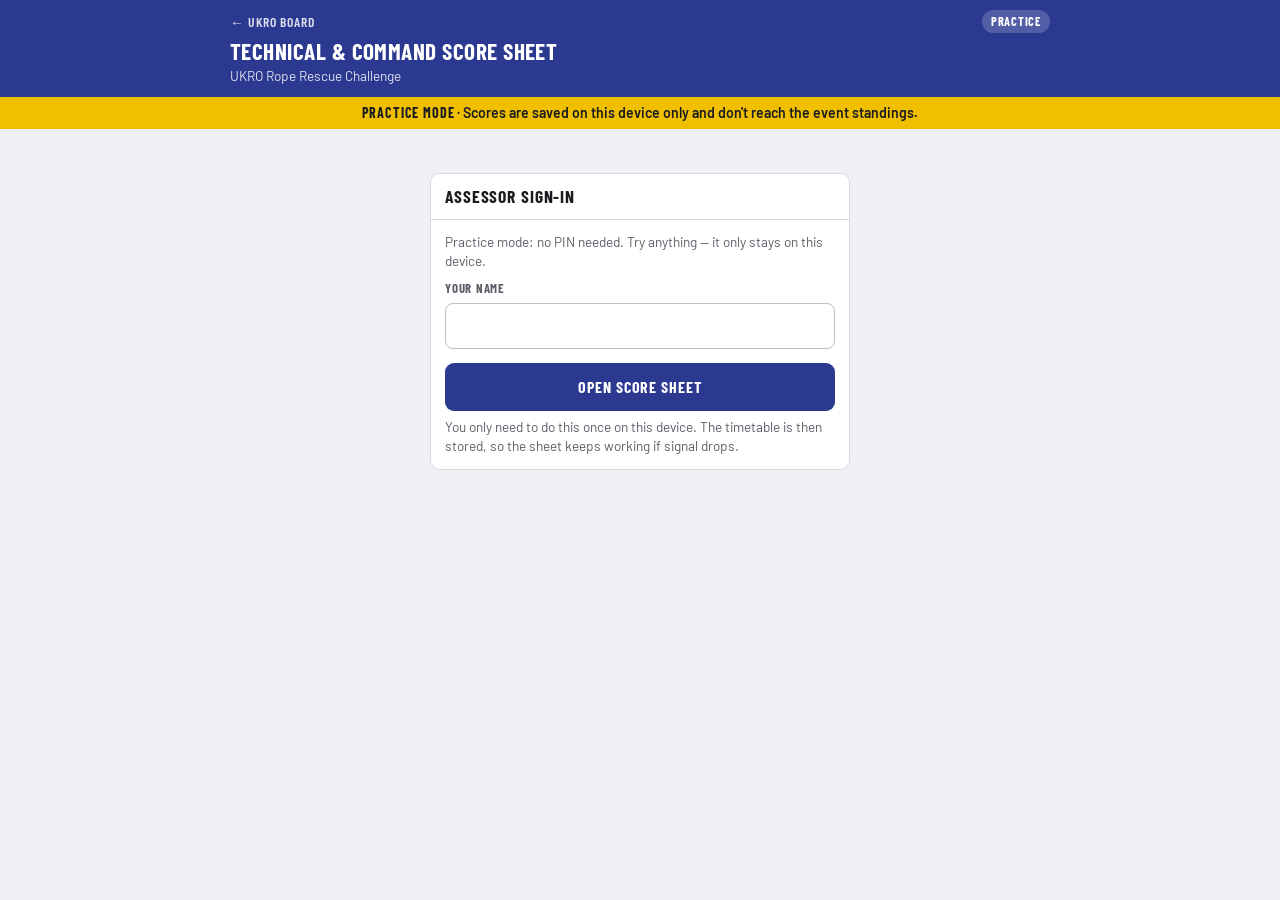
<file: ukro-scoresheet.html>
<!DOCTYPE html>
<html lang="en-GB">
<head>
<meta charset="UTF-8">
<meta name="viewport" content="width=device-width, initial-scale=1.0, viewport-fit=cover">
<title>UKRO Assessor Scoresheet</title>
<meta name="description" content="Digital assessor scoresheet for the UKRO Rope Rescue Challenge.">
<meta name="theme-color" content="#2B3990">
<link rel="preconnect" href="https://fonts.googleapis.com">
<link rel="preconnect" href="https://fonts.gstatic.com" crossorigin>
<link href="https://fonts.googleapis.com/css2?family=Barlow+Condensed:wght@500;600;700&family=Barlow:wght@400;500;600;700&display=swap" rel="stylesheet">
<style>
/* ==========================================================================
   UKRO Assessor Scoresheet
   ?sheet=tc       Technical & Command assessor
   ?sheet=medical  Medical assessor
   ========================================================================== */

/* EDIT: paste the Google Apps Script Web App URL (ends in /exec) into API_URL in the script below. */

:root {
  --navy: #2B3990;
  --navy-dark: #1E2870;
  --red: #C8261B;
  --green: #1F6B3E;
  --amber: #B86E00;
  --ink: #1A1C1F;
  --muted: #5A5E66;
  --line: #D5D8DE;
  --bg: #EEF0F3;
  --card: #FFFFFF;
  --accent: var(--navy);
}
body.medical { --accent: var(--green); }

* { box-sizing: border-box; margin: 0; padding: 0; }
html { -webkit-text-size-adjust: 100%; }
body {
  font-family: 'Barlow', system-ui, -apple-system, sans-serif;
  background: var(--bg);
  color: var(--ink);
  line-height: 1.4;
  padding-bottom: calc(96px + env(safe-area-inset-bottom));
}
button, input, select, textarea { font: inherit; color: inherit; }
.cond { font-family: 'Barlow Condensed', system-ui, sans-serif; }

/* ---------- top bar ---------- */
.topbar {
  background: var(--accent);
  color: #fff;
  padding: 10px 16px 12px;
  padding-top: calc(10px + env(safe-area-inset-top));
}
.topbar-inner { max-width: 820px; margin: 0 auto; }
.topbar-row { display: flex; justify-content: space-between; align-items: center; gap: 10px; }
.topbar a { color: #fff; text-decoration: none; font-family: 'Barlow Condensed', sans-serif; font-weight: 600; letter-spacing: .06em; text-transform: uppercase; font-size: .85rem; opacity: .85; }
.topbar h1 { font-family: 'Barlow Condensed', sans-serif; font-weight: 700; text-transform: uppercase; letter-spacing: .02em; font-size: 1.45rem; line-height: 1.05; margin-top: 6px; }
.topbar .event { font-size: .85rem; opacity: .85; margin-top: 2px; }
.net {
  font-family: 'Barlow Condensed', sans-serif; font-weight: 700; letter-spacing: .06em; text-transform: uppercase;
  font-size: .78rem; padding: 3px 9px; border-radius: 999px; background: rgba(255,255,255,.18); white-space: nowrap;
}
.net.off { background: #FFE2A8; color: #5A3A00; }
.net.queued { background: #FFE2A8; color: #5A3A00; }

main { max-width: 820px; margin: 0 auto; padding: 14px 12px; }

/* ---------- cards ---------- */
.card { background: var(--card); border-radius: 10px; border: 1px solid var(--line); margin-bottom: 14px; overflow: hidden; }
.card-head {
  display: flex; justify-content: space-between; align-items: baseline; gap: 10px;
  padding: 10px 14px; background: var(--accent); color: #fff;
  font-family: 'Barlow Condensed', sans-serif; font-weight: 700; text-transform: uppercase; letter-spacing: .05em; font-size: 1.1rem;
}
.card-head.technical { background: var(--navy); }
.card-head.command { background: var(--red); }
.card-head.medical { background: var(--green); }
.card-head.plain { background: #fff; color: var(--ink); border-bottom: 1px solid var(--line); }
.card-head .sub { font-weight: 600; font-size: .9rem; opacity: .9; letter-spacing: .04em; }
.card-body { padding: 12px 14px 14px; }

label.f { display: block; font-family: 'Barlow Condensed', sans-serif; font-weight: 700; text-transform: uppercase; letter-spacing: .06em; font-size: .8rem; color: var(--muted); margin: 10px 0 5px; }
label.f:first-child { margin-top: 0; }
input[type=text], input[type=password], select, textarea {
  width: 100%; border: 1.5px solid #B9BEC7; border-radius: 8px; padding: 10px 12px; background: #fff; font-size: 1rem; min-height: 46px;
}
textarea { min-height: 70px; resize: vertical; }
input:focus, select:focus, textarea:focus { outline: 3px solid rgba(43,57,144,.25); border-color: var(--accent); }
.grid2 { display: grid; grid-template-columns: 1fr 1fr; gap: 0 12px; }
.grid3 { display: grid; grid-template-columns: repeat(3, 1fr); gap: 0 10px; }
@media (max-width: 520px) { .grid3 { grid-template-columns: 1fr 1fr; } .grid3 > :last-child { grid-column: 1 / -1; } }

/* ---------- chips ---------- */
.chips { display: flex; flex-wrap: wrap; gap: 8px; }
.chip {
  border: 1.5px solid #B9BEC7; background: #fff; border-radius: 8px; padding: 9px 14px; min-height: 44px;
  font-weight: 600; cursor: pointer; text-align: left; line-height: 1.15;
}
.chip small { display: block; font-weight: 500; color: var(--muted); font-size: .78rem; }
.chip[aria-pressed=true] { background: var(--accent); border-color: var(--accent); color: #fff; }
.chip[aria-pressed=true] small { color: rgba(255,255,255,.85); }
.chip .done { font-size: .72rem; font-weight: 700; color: var(--green); display: block; }
.chip[aria-pressed=true] .done { color: #CFF5DA; }
.hint { font-size: .85rem; color: var(--muted); margin-top: 6px; }
.warn { background: #FFF4DC; border: 1px solid #E9C46A; color: #5A3A00; border-radius: 8px; padding: 9px 12px; font-size: .9rem; margin-top: 10px; }
.err { background: #FDE8E6; border: 1px solid #E8A39C; color: #7A1810; border-radius: 8px; padding: 9px 12px; font-size: .9rem; margin-top: 10px; }

/* ---------- criteria rows ---------- */
.crit { border-top: 1px solid var(--line); padding: 11px 14px; }
.crit:first-child { border-top: none; }
.crit-top { display: flex; justify-content: space-between; align-items: flex-start; gap: 10px; }
.crit-name { font-weight: 700; font-size: 1rem; line-height: 1.2; }
.crit-look { font-size: .85rem; color: var(--muted); margin-top: 2px; }
.crit-ded { font-family: 'Barlow Condensed', sans-serif; font-weight: 700; font-size: 1.05rem; color: var(--red); white-space: nowrap; min-width: 40px; text-align: right; }
.crit-ded.zero { color: #B9BEC7; }
.crit-ctl { display: grid; grid-template-columns: 1fr 1fr; align-items: center; gap: 8px; margin-top: 9px; }
.crit-ctl .note-btn { grid-column: 1 / -1; justify-self: start; padding: 2px 0; }
.stepper { display: flex; align-items: center; border: 1.5px solid #B9BEC7; border-radius: 8px; overflow: hidden; background: #fff; max-width: 240px; }
.stepper .lab { flex: 1; font-family: 'Barlow Condensed', sans-serif; font-weight: 700; font-size: .72rem; letter-spacing: .03em; text-transform: uppercase; padding: 0 4px; color: var(--muted); line-height: 1.05; text-align: center; }
.stepper.sc .lab { color: var(--red); }
.stepper button { width: 42px; height: 46px; flex: 0 0 auto; border: none; background: #F3F4F7; font-size: 1.35rem; font-weight: 700; cursor: pointer; }
.stepper button:active { background: #DDE0E6; }
.stepper .val { min-width: 24px; text-align: center; font-weight: 700; font-size: 1.15rem; }
.stepper.has { border-color: var(--amber); }
.stepper.sc.has { border-color: var(--red); background: #FDF0EF; }
.note-btn { border: none; background: none; color: var(--accent); font-weight: 600; font-size: .9rem; cursor: pointer; padding: 8px 4px; text-decoration: underline; text-underline-offset: 3px; }
.note-btn.has { font-weight: 700; }
.crit textarea { margin-top: 8px; min-height: 56px; }

.seg { grid-column: 1 / -1; display: flex; border: 1.5px solid #B9BEC7; border-radius: 8px; overflow: hidden; max-width: 420px; }
.seg button { flex: 1; }
.seg button { border: none; background: #fff; padding: 0 8px; height: 46px; font-weight: 700; cursor: pointer; border-left: 1px solid #D5D8DE; }
.seg button:first-child { border-left: none; }
.seg button[aria-pressed=true].none { background: #E9ECF1; }
.seg button[aria-pressed=true].minor { background: var(--amber); color: #fff; }
.seg button[aria-pressed=true].critical { background: var(--red); color: #fff; }

.yesno { display: grid; grid-template-columns: 1fr 1fr; gap: 10px; }
.yesno button { min-height: 58px; border-radius: 10px; border: 2px solid #B9BEC7; background: #fff; font-family: 'Barlow Condensed', sans-serif; font-weight: 700; font-size: 1.15rem; text-transform: uppercase; letter-spacing: .04em; cursor: pointer; }
.yesno button small { display: block; font-family: 'Barlow', sans-serif; font-size: .8rem; font-weight: 600; text-transform: none; letter-spacing: 0; }
.yesno button.yes[aria-pressed=true] { background: var(--green); border-color: var(--green); color: #fff; }
.yesno button.no[aria-pressed=true] { background: var(--red); border-color: var(--red); color: #fff; }

/* ---------- sticky totals ---------- */
.totals {
  position: fixed; left: 0; right: 0; bottom: 0; z-index: 10;
  background: var(--ink); color: #fff;
  padding: 8px 12px calc(8px + env(safe-area-inset-bottom));
  box-shadow: 0 -4px 16px rgba(0,0,0,.18);
}
.totals-inner { max-width: 820px; margin: 0 auto; display: flex; align-items: center; gap: 10px; }
.tot-items { display: flex; gap: 12px; flex: 1; min-width: 0; }
.tot { line-height: 1.05; white-space: nowrap; }
.tot .k { font-family: 'Barlow Condensed', sans-serif; font-weight: 600; text-transform: uppercase; letter-spacing: .06em; font-size: .7rem; opacity: .75; }
.tot .v { font-family: 'Barlow Condensed', sans-serif; font-weight: 700; font-size: 1.35rem; }
@media (max-width: 420px) { .tot.opt { display: none; } .tot-items { gap: 10px; } }
.tot .v small { font-size: .85rem; opacity: .7; font-weight: 600; }
.tot.neg .v { color: #FF9A90; }
.tot.big .v { color: #FFD54A; }
.send {
  background: #F0C000; color: var(--ink); border: none; border-radius: 9px; padding: 0 14px; min-height: 50px; line-height: 1.05; flex: 0 0 auto;
  font-family: 'Barlow Condensed', sans-serif; font-weight: 700; text-transform: uppercase; letter-spacing: .06em; font-size: 1.05rem; cursor: pointer; white-space: nowrap;
}
.send:disabled { opacity: .45; }

/* ---------- buttons ---------- */
.btn { border: none; border-radius: 9px; min-height: 48px; padding: 0 18px; font-family: 'Barlow Condensed', sans-serif; font-weight: 700; text-transform: uppercase; letter-spacing: .06em; font-size: 1rem; cursor: pointer; background: var(--accent); color: #fff; }
.btn.ghost { background: #fff; color: var(--ink); border: 1.5px solid #B9BEC7; }
.btn.small { min-height: 38px; font-size: .85rem; padding: 0 12px; }
.link { background: none; border: none; color: var(--accent); text-decoration: underline; text-underline-offset: 3px; cursor: pointer; font-weight: 600; padding: 6px 0; }

/* ---------- modal ---------- */
.modal-bg { position: fixed; inset: 0; background: rgba(15,17,22,.55); z-index: 20; display: none; align-items: flex-end; justify-content: center; }
.modal-bg.open { display: flex; }
.modal { background: #fff; width: 100%; max-width: 620px; max-height: 92vh; overflow-y: auto; border-radius: 14px 14px 0 0; padding: 18px 16px calc(18px + env(safe-area-inset-bottom)); }
@media (min-width: 640px) { .modal-bg { align-items: center; } .modal { border-radius: 14px; } }
.modal h2 { font-family: 'Barlow Condensed', sans-serif; text-transform: uppercase; font-size: 1.4rem; letter-spacing: .03em; }
.modal .who { color: var(--muted); margin: 2px 0 12px; }
.sumtable { width: 100%; border-collapse: collapse; margin: 8px 0 12px; }
.sumtable td { padding: 7px 4px; border-bottom: 1px solid var(--line); vertical-align: top; }
.sumtable td.n { text-align: right; font-weight: 700; white-space: nowrap; }
.sumtable tr.total td { font-weight: 700; font-size: 1.1rem; border-bottom: none; border-top: 2px solid var(--ink); }
.dedlist { font-size: .9rem; color: var(--muted); margin: -4px 0 12px; }
.dedlist li { margin-left: 18px; }
.modal-actions { display: flex; gap: 10px; justify-content: flex-end; margin-top: 14px; flex-wrap: wrap; }
.confirm { display: flex; gap: 10px; align-items: flex-start; background: #FDE8E6; border-radius: 8px; padding: 10px; margin-top: 8px; font-weight: 600; }
.confirm input { width: 24px; height: 24px; flex: 0 0 auto; margin-top: 1px; }

/* ---------- sent log ---------- */
.log-row { display: flex; justify-content: space-between; gap: 10px; padding: 9px 14px; border-top: 1px solid var(--line); font-size: .92rem; }
.log-row:first-child { border-top: none; }
.log-row .st { font-weight: 700; white-space: nowrap; font-size: .85rem; }
.st.ok { color: var(--green); }
.st.wait { color: var(--amber); }
.st.bad { color: var(--red); }
.empty { padding: 12px 14px; color: var(--muted); font-size: .92rem; }

/* ---------- PIN screen ---------- */
.gate { max-width: 420px; margin: 30px auto; }
.toast { position: fixed; left: 50%; top: 14px; transform: translateX(-50%); background: var(--ink); color: #fff; padding: 10px 16px; border-radius: 9px; z-index: 30; font-weight: 600; box-shadow: 0 6px 20px rgba(0,0,0,.25); max-width: 92vw; display: none; }
.toast.show { display: block; }
.demo-bar { background: #F0C000; color: #1A1C1F; font-weight: 600; font-size: .88rem; padding: 7px 16px; text-align: center; line-height: 1.3; }
.demo-bar strong { font-family: 'Barlow Condensed', sans-serif; text-transform: uppercase; letter-spacing: .06em; }
.demo-bar button { background: #1A1C1F; color: #fff; border: none; border-radius: 6px; padding: 4px 10px; font-weight: 700; cursor: pointer; margin: 3px 2px 0; font-size: .82rem; }
[hidden] { display: none !important; }
</style>
</head>
<body>

<div class="topbar">
  <div class="topbar-inner">
    <div class="topbar-row">
      <a href="ukro.html">&larr; UKRO board</a>
      <span class="net" id="net">Online</span>
    </div>
    <h1 id="title">Assessor Score Sheet</h1>
    <div class="event" id="eventName">UKRO Rope Rescue Challenge</div>
  </div>
</div>

<div class="demo-bar" id="demoBar" hidden><strong>Practice mode</strong> · Scores are saved on this device only and don't reach the event standings.</div>

<main id="app"></main>

<div class="totals" id="totals" hidden></div>

<div class="modal-bg" id="modalBg" role="dialog" aria-modal="true" aria-labelledby="modalTitle">
  <div class="modal" id="modal"></div>
</div>
<div class="toast" id="toast" role="status" aria-live="polite"></div>

<script>
(function () {
'use strict';

/* ===== EDIT: Google Apps Script Web App URL (ends in /exec) ===== */
var API_URL = '';
/* ================================================================ */

var params = new URLSearchParams(location.search);
var SHEET = params.get('sheet') === 'medical' ? 'medical' : 'tc';
function readLS(k) { try { return JSON.parse(localStorage.getItem(k)); } catch (e) { return null; } }
if (params.get('api')) { try { localStorage.setItem('ukro-api', JSON.stringify(params.get('api'))); } catch (e) {} }
var api = params.get('api') || readLS('ukro-api') || API_URL;
// Practice mode: until the page is linked to the Google Sheet, or when opened with ?demo=1
var DEMO = params.get('demo') === '1' || !api;
var P = DEMO ? 'ukro-demo-' : 'ukro-';
var LS = {
  api: 'ukro-api', pin: P + 'pin', cfg: P + 'config', assessor: 'ukro-assessor',
  draft: P + 'draft-' + SHEET, outbox: P + 'outbox', sent: P + 'sent', loc: 'ukro-loc-' + SHEET
};

/* ---------- small helpers ---------- */
function $(id) { return document.getElementById(id); }
function esc(s) { return String(s == null ? '' : s).replace(/[&<>"']/g, function (c) { return { '&': '&amp;', '<': '&lt;', '>': '&gt;', '"': '&quot;', "'": '&#39;' }[c]; }); }
function load(k, d) { try { var v = localStorage.getItem(k); return v == null ? d : JSON.parse(v); } catch (e) { return d; } }
function save(k, v) { try { localStorage.setItem(k, JSON.stringify(v)); } catch (e) {} }
function drop(k) { try { localStorage.removeItem(k); } catch (e) {} }
function uid() {
  if (window.crypto && crypto.randomUUID) return crypto.randomUUID();
  return 'id-' + Date.now().toString(36) + '-' + Math.random().toString(36).slice(2, 10);
}
function fmtDate(iso) {
  var p = String(iso).split('-'); if (p.length !== 3) return iso;
  var d = new Date(+p[0], +p[1] - 1, +p[2]);
  return d.toLocaleDateString('en-GB', { weekday: 'short', day: 'numeric', month: 'short' });
}
function todayISO() {
  var d = new Date(), m = d.getMonth() + 1, dd = d.getDate();
  return d.getFullYear() + '-' + (m < 10 ? '0' : '') + m + '-' + (dd < 10 ? '0' : '') + dd;
}
function toast(msg, ms) {
  var t = $('toast'); t.textContent = msg; t.classList.add('show');
  clearTimeout(toast._t); toast._t = setTimeout(function () { t.classList.remove('show'); }, ms || 3500);
}


/* ---------- state ---------- */
var cfg = load(LS.cfg, null);
var pin = load(LS.pin, '') || (DEMO ? 'demo' : '');
var form = load(LS.draft, null) || blankForm();

function blankForm(keep) {
  keep = keep || {};
  return {
    assessor: keep.assessor || load(LS.assessor, ''),
    date: keep.date || '', rotation: keep.rotation || '', location: keep.location || load(LS.loc, ''), team: '',
    teamLeader: '', timeAllocation: '', completionTime: '', contactTime: '', completed: '',
    ded: { technical: {}, command: {}, medical: {} },
    safetyCritical: '', goodPractice: '', keyLearning: '', comments: ''
  };
}
function persist() { save(LS.draft, form); }

document.body.classList.toggle('medical', SHEET === 'medical');
$('title').textContent = SHEET === 'medical' ? 'Medical Assessor Score Sheet' : 'Technical & Command Score Sheet';
document.title = (SHEET === 'medical' ? 'Medical' : 'Technical & Command') + ' Scoresheet · UKRO';

/* ---------- network ---------- */
function call(body) {
  if (DEMO) return window.UKRODemo.call(body);
  if (!api) return Promise.reject(new Error('The scoring sheet address has not been set up yet.'));
  var ctrl = window.AbortController ? new AbortController() : null;
  var timer = setTimeout(function () { if (ctrl) ctrl.abort(); }, 20000);
  return fetch(api, {
    method: 'POST', redirect: 'follow',
    headers: { 'Content-Type': 'text/plain;charset=utf-8' },
    body: JSON.stringify(body), signal: ctrl ? ctrl.signal : undefined
  }).then(function (r) {
    clearTimeout(timer);
    if (!r.ok) throw new Error('Server replied ' + r.status);
    return r.json();
  }, function (e) { clearTimeout(timer); throw e; });
}

/* ---------- scoring (mirrors the Apps Script) ---------- */
function rules() { return (cfg && cfg.rules) || { technicalMax: 100, commandMax: 50, medicalMax: 50, nonSafetyCritical: 2, safetyCritical: 25, medicalMinor: 2, medicalCritical: 10, completionBonus: 25, maxCountPerBox: 20 }; }
function sectionScore(section) {
  var R = rules(), max = section === 'technical' ? R.technicalMax : section === 'command' ? R.commandMax : R.medicalMax;
  var lost = 0;
  (cfg.criteria[section] || []).forEach(function (c) {
    var d = form.ded[section][c[0]] || {};
    if (section === 'medical') lost += d.level === 'critical' ? R.medicalCritical : d.level === 'minor' ? R.medicalMinor : 0;
    else lost += (d.nsc || 0) * R.nonSafetyCritical + (d.sc || 0) * R.safetyCritical;
  });
  return max - lost;
}
function scCount() {
  var n = 0;
  ['technical', 'command'].forEach(function (s) { Object.keys(form.ded[s]).forEach(function (k) { n += form.ded[s][k].sc || 0; }); });
  Object.keys(form.ded.medical).forEach(function (k) { if (form.ded.medical[k].level === 'critical') n++; });
  return n;
}

/* ---------- schedule helpers ---------- */
function sched() { return (cfg && cfg.schedule) || []; }
function locAllowed(name) {
  if (SHEET !== 'medical') return true;
  var l = (cfg.locations || []).filter(function (x) { return x.name === name; })[0];
  return !l || l.medical;
}
function uniq(a) { return a.filter(function (x, i) { return a.indexOf(x) === i; }); }
function dates() { return uniq(sched().map(function (r) { return r.date; })).sort(); }
function rotations(date) {
  var seen = {}, out = [];
  sched().forEach(function (r) { if (r.date === date && !seen[r.rotation]) { seen[r.rotation] = 1; out.push({ rotation: r.rotation, time: r.time }); } });
  return out.sort(function (a, b) { return Number(a.rotation) - Number(b.rotation); });
}
function locationsFor(date, rot) {
  return uniq(sched().filter(function (r) { return (!date || r.date === date) && (!rot || r.rotation === rot); })
    .map(function (r) { return r.location; })).filter(locAllowed).sort();
}
function teamsFor(date, rot, loc) {
  return sched().filter(function (r) { return r.date === date && r.rotation === rot && r.location === loc; }).map(function (r) { return r.team; });
}
function slotKey(s) { return [SHEET, s.date, s.rotation, s.location, s.team].join('|'); }
function alreadySent(team) {
  var k = slotKey({ date: form.date, rotation: form.rotation, location: form.location, team: team });
  return sentLog().some(function (x) { return x.key === k; });
}
function guessRotation(date) {
  // Pick the rotation running now (or next) for today's date.
  if (date !== todayISO()) return '';
  var now = new Date(), mins = now.getHours() * 60 + now.getMinutes(), best = '';
  rotations(date).forEach(function (r) {
    var m = String(r.time).match(/(\d{1,2}):(\d{2})/);
    if (m && +m[1] * 60 + +m[2] - 30 <= mins) best = r.rotation;
  });
  return best || (rotations(date)[0] || {}).rotation || '';
}

/* ======================================================================
   OUTBOX — every scoresheet is saved on the device first, then sent.
   If there's no signal it stays queued and retries automatically.
   ====================================================================== */
function outbox() { return load(LS.outbox, []); }
function sentLog() { return load(LS.sent, []); }
var flushing = false;
function flush() {
  if (flushing) return Promise.resolve();
  var box = outbox().filter(function (x) { return x.state !== 'rejected'; });
  if (!box.length) { renderNet(); return Promise.resolve(); }
  flushing = true; renderNet();
  var chain = Promise.resolve();
  box.forEach(function (item) {
    chain = chain.then(function () {
      return call({ action: 'submit', pin: pin, submission: item.submission }).then(function (res) {
        var all = outbox();
        var idx = all.map(function (x) { return x.submission.id; }).indexOf(item.submission.id);
        if (res.ok) {
          if (idx >= 0) all.splice(idx, 1);
          save(LS.outbox, all);
          markSent(item.submission.id, 'sent');
          toast('Scores received: ' + item.submission.team);
        } else {
          if (idx >= 0) { all[idx].state = 'rejected'; all[idx].error = res.message || res.error; }
          save(LS.outbox, all);
          markSent(item.submission.id, 'rejected', res.message || res.error);
        }
      }, function (err) {
        var all = outbox();
        all.forEach(function (x) { if (x.submission.id === item.submission.id) { x.tries = (x.tries || 0) + 1; x.error = String(err.message || err); } });
        save(LS.outbox, all);
        throw err;                // stop the chain; retry later
      });
    });
  });
  return chain.catch(function () {}).then(function () { flushing = false; renderNet(); renderLog(); });
}
function markSent(id, state, error) {
  var log = sentLog();
  log.forEach(function (x) { if (x.id === id) { x.state = state; x.error = error || ''; x.at = new Date().toISOString(); } });
  save(LS.sent, log);
  renderLog();
}
setInterval(function () { if (outbox().length) flush(); }, 20000);
window.addEventListener('online', function () { renderNet(); flush(); });
window.addEventListener('offline', renderNet);

function renderNet() {
  var el = $('net'), q = outbox().filter(function (x) { return x.state !== 'rejected'; }).length;
  if (DEMO && !q) { el.className = 'net'; el.textContent = 'Practice'; return; }
  if (q) { el.className = 'net queued'; el.textContent = flushing ? 'Sending…' : q + ' waiting to send'; }
  else if (!navigator.onLine) { el.className = 'net off'; el.textContent = 'No signal'; }
  else { el.className = 'net'; el.textContent = 'Online'; }
}

/* ======================================================================
   RENDERING
   ====================================================================== */
function render() {
  renderNet();
  if (!api && !DEMO) return renderNoApi();
  if (!cfg || !pin) return renderGate();
  $('eventName').textContent = cfg.event;
  if (!form.date) {
    var ds = dates();
    form.date = ds.indexOf(todayISO()) >= 0 ? todayISO() : '';
    if (form.date && !form.rotation) form.rotation = guessRotation(form.date);
  }
  var h = '';
  h += renderScenario();
  if (form.team) {
    h += SHEET === 'tc' ? renderTC() : renderMedical();
  } else {
    h += '<div class="card"><div class="empty">Choose the date, rotation, location and team above to open the score sheet.</div></div>';
  }
  h += '<div class="card"><div class="card-head plain">Sent from this device <span class="sub" id="logCount"></span></div><div id="log"></div></div>';
  h += '<p class="hint" style="text-align:center;margin:6px 0 20px"><button class="link" data-act="refresh">Refresh timetable</button> · <button class="link" data-act="signout">' + (DEMO ? 'Change name' : 'Change PIN') + '</button>' + (DEMO ? ' · <a class="link" href="ukro-standings.html' + (params.get('demo') ? '?demo=1' : '') + '">See practice standings</a>' : '') + '</p>';
  $('app').innerHTML = h;
  renderLog();
  renderTotals();
}

function renderNoApi() {
  $('totals').hidden = true;
  $('app').innerHTML = '<div class="card gate"><div class="card-head plain">Not connected yet</div><div class="card-body">' +
    '<p>This scoresheet hasn\'t been linked to the event\'s scoring sheet yet.</p>' +
    '<p class="hint">Organiser: deploy the Apps Script and paste its Web App URL into <code>API_URL</code> in this page, or open this page with <code>?api=…</code> added to the address.</p></div></div>';
}

function renderGate(msg) {
  $('totals').hidden = true;
  $('app').innerHTML = '<form class="card gate" id="gate"><div class="card-head plain">Assessor sign-in</div><div class="card-body">' +
    (DEMO ? '<input type="hidden" id="pinIn" value="demo"><p class="hint" style="margin:0 0 6px">Practice mode: no PIN needed. Try anything — it only stays on this device.</p>'
          : '<label class="f" for="pinIn">Event PIN</label><input type="password" id="pinIn" autocomplete="current-password" required value="' + esc(pin) + '">') +
    '<label class="f" for="nameIn">Your name</label>' +
    '<input type="text" id="nameIn" autocomplete="name" required value="' + esc(form.assessor) + '">' +
    (msg ? '<div class="err">' + esc(msg) + '</div>' : '') +
    '<div style="margin-top:14px"><button class="btn" type="submit" style="width:100%">Open score sheet</button></div>' +
    '<p class="hint">You only need to do this once on this device. The timetable is then stored, so the sheet keeps working if signal drops.</p>' +
    '</div></form>';
  $('gate').addEventListener('submit', function (e) {
    e.preventDefault();
    var p = $('pinIn').value.trim(), n = $('nameIn').value.trim();
    form.assessor = n; save(LS.assessor, n);       // keep the name if the PIN is wrong
    var b = e.target.querySelector('button'); b.disabled = true; b.textContent = 'Checking…';
    call({ action: 'config', pin: p }).then(function (res) {
      if (!res.ok) return renderGate(res.message || 'PIN not recognised.');
      pin = p; cfg = res.config; save(LS.pin, pin); save(LS.cfg, cfg);
      form.assessor = n; save(LS.assessor, n); persist();
      render(); flush();
    }, function (err) {
      renderGate('Couldn\'t reach the scoring sheet (' + (err.message || err) + '). Check signal and try again.');
    });
  });
}

function chip(value, label, sub, pressed, extra) {
  return '<button type="button" class="chip" data-v="' + esc(value) + '" aria-pressed="' + (pressed ? 'true' : 'false') + '">' +
    esc(label) + (sub ? '<small>' + esc(sub) + '</small>' : '') + (extra || '') + '</button>';
}

function renderScenario() {
  var h = '<div class="card"><div class="card-head plain">Scenario</div><div class="card-body">';
  h += '<label class="f" for="assessor">' + (SHEET === 'medical' ? 'Evaluator' : 'Assessor') + '</label>' +
       '<input type="text" id="assessor" data-f="assessor" autocomplete="name" value="' + esc(form.assessor) + '">';
  h += '<label class="f">Date</label><div class="chips" data-pick="date">' +
       dates().map(function (d) { return chip(d, fmtDate(d), '', form.date === d); }).join('') + '</div>';
  if (form.date) {
    h += '<label class="f">Rotation</label><div class="chips" data-pick="rotation">' +
         rotations(form.date).map(function (r) { return chip(r.rotation, 'Rotation ' + r.rotation, r.time, form.rotation === r.rotation); }).join('') + '</div>';
  }
  if (form.date && form.rotation) {
    var locs = locationsFor(form.date, form.rotation);
    h += '<label class="f" for="location">Location / scenario</label><select id="location" data-f="location"><option value="">Choose…</option>' +
         locs.map(function (l) { return '<option' + (l === form.location ? ' selected' : '') + '>' + esc(l) + '</option>'; }).join('') + '</select>';
    if (form.location && locs.indexOf(form.location) < 0) {
      h += '<div class="warn">' + esc(form.location) + ' isn\'t running in this rotation' + (SHEET === 'medical' ? ' or has no medical scoring' : '') + '. Choose the location again.</div>';
    }
  }
  if (form.date && form.rotation && form.location) {
    var teams = teamsFor(form.date, form.rotation, form.location);
    h += '<label class="f">Team</label><div class="chips" data-pick="team">' +
         (teams.length ? teams.map(function (t) {
           return chip(t, t, '', form.team === t, alreadySent(t) ? '<span class="done">✓ sent</span>' : '');
         }).join('') : '<span class="hint">No teams timetabled here this rotation.</span>') + '</div>';
    if (form.team && alreadySent(form.team)) {
      h += '<div class="warn">You\'ve already sent a sheet for ' + esc(form.team) + ' here. Sending again replaces it in the standings; the earlier one is kept in the log.</div>';
    }
  }
  h += '</div></div>';
  return h;
}

function critRows(section) {
  return (cfg.criteria[section] || []).map(function (c) {
    var k = c[0], d = form.ded[section][k] || {};
    var lost = (d.nsc || 0) * rules().nonSafetyCritical + (d.sc || 0) * rules().safetyCritical;
    var noteOpen = !!d.noteOpen || !!d.note;
    return '<div class="crit" data-sec="' + section + '" data-k="' + k + '">' +
      '<div class="crit-top"><div><div class="crit-name">' + esc(c[1]) + '</div><div class="crit-look">' + esc(c[2]) + '</div></div>' +
      '<div class="crit-ded' + (lost ? '' : ' zero') + '" data-lost>' + (lost ? '−' + lost : '0') + '</div></div>' +
      '<div class="crit-ctl">' +
        stepper('nsc', 'Non safety<br>critical −' + rules().nonSafetyCritical, d.nsc || 0, c[1]) +
        stepper('sc', 'Safety<br>critical −' + rules().safetyCritical, d.sc || 0, c[1]) +
        '<button type="button" class="note-btn' + (d.note ? ' has' : '') + '" data-note>' + (d.note ? 'Note ✓' : 'Add note') + '</button>' +
      '</div>' +
      '<textarea data-notefield placeholder="Notes" ' + (noteOpen ? '' : 'hidden') + '>' + esc(d.note || '') + '</textarea>' +
    '</div>';
  }).join('');
}
function stepper(kind, label, val, name) {
  return '<span class="stepper ' + kind + (val ? ' has' : '') + '" data-kind="' + kind + '">' +
    '<button type="button" data-step="-1" aria-label="Remove one ' + (kind === 'sc' ? 'safety critical' : 'non safety critical') + ' deduction, ' + esc(name) + '">−</button>' +
    '<span class="lab">' + label + '</span><span class="val" aria-live="polite">' + val + '</span>' +
    '<button type="button" data-step="1" aria-label="Add one ' + (kind === 'sc' ? 'safety critical' : 'non safety critical') + ' deduction, ' + esc(name) + '">+</button></span>';
}

function renderTC() {
  var R = rules(), h = '';
  h += '<div class="card"><div class="card-head plain">Team &amp; timings</div><div class="card-body">' +
       '<label class="f" for="tl">Team leader</label><input type="text" id="tl" data-f="teamLeader" value="' + esc(form.teamLeader) + '">' +
       '<div class="grid3">' +
         '<div><label class="f" for="ta">Time allocation</label><input type="text" id="ta" data-f="timeAllocation" inputmode="numeric" placeholder="e.g. 60 min" value="' + esc(form.timeAllocation) + '"></div>' +
         '<div><label class="f" for="ct">Completion time</label><input type="text" id="ct" data-f="completionTime" inputmode="numeric" placeholder="e.g. 52:30" value="' + esc(form.completionTime) + '"></div>' +
         '<div><label class="f" for="cc">Meaningful casualty contact (mm:ss)</label><input type="text" id="cc" data-f="contactTime" inputmode="numeric" placeholder="e.g. 08:15" value="' + esc(form.contactTime) + '"></div>' +
       '</div></div></div>';
  h += '<div class="card"><div class="card-head technical">Technical <span class="sub" id="techHead"></span></div>' + critRows('technical') + '</div>';
  h += '<div class="card"><div class="card-head command">Command <span class="sub" id="cmdHead"></span></div>' + critRows('command') + '</div>';
  h += '<div class="card"><div class="card-head plain">Scenario completion</div><div class="card-body">' +
       '<p class="hint" style="margin:0 0 10px">Teams must complete the scenario within the allocated time.</p>' +
       '<div class="yesno"><button type="button" class="yes" data-completed="Yes" aria-pressed="' + (form.completed === 'Yes') + '">Yes – completed<small>+' + R.completionBonus + ' points</small></button>' +
       '<button type="button" class="no" data-completed="No" aria-pressed="' + (form.completed === 'No') + '">No – not completed<small>0 points</small></button></div></div></div>';
  h += feedbackCard();
  return h;
}

function renderMedical() {
  var R = rules(), h = '';
  h += '<div class="card"><div class="card-head medical">Scenario performance <span class="sub" id="medHead"></span></div>' +
       '<div class="card-body" style="padding-bottom:4px"><p class="hint" style="margin:0">Deductions apply if not achieved. Select the highest deduction once only per topic.</p></div>';
  h += (cfg.criteria.medical || []).map(function (c) {
    var k = c[0], d = form.ded.medical[k] || {}, lvl = d.level || 'none';
    var noteOpen = !!d.noteOpen || !!d.note;
    return '<div class="crit" data-sec="medical" data-k="' + k + '">' +
      '<div class="crit-top"><div><div class="crit-name">' + esc(c[1]) + '</div>' + (c[2] ? '<div class="crit-look">' + esc(c[2]) + '</div>' : '') + '</div>' +
      '<div class="crit-ded' + (lvl === 'none' ? ' zero' : '') + '" data-lost>' + (lvl === 'critical' ? '−' + R.medicalCritical : lvl === 'minor' ? '−' + R.medicalMinor : '0') + '</div></div>' +
      '<div class="crit-ctl"><span class="seg" role="group" aria-label="Deduction for ' + esc(c[1]) + '">' +
        '<button type="button" class="none" data-level="none" aria-pressed="' + (lvl === 'none') + '">None</button>' +
        '<button type="button" class="minor" data-level="minor" aria-pressed="' + (lvl === 'minor') + '">Minor −' + R.medicalMinor + '</button>' +
        '<button type="button" class="critical" data-level="critical" aria-pressed="' + (lvl === 'critical') + '">Critical −' + R.medicalCritical + '</button>' +
      '</span><button type="button" class="note-btn' + (d.note ? ' has' : '') + '" data-note>' + (d.note ? 'Note ✓' : 'Add note') + '</button></div>' +
      '<textarea data-notefield placeholder="Notes" ' + (noteOpen ? '' : 'hidden') + '>' + esc(d.note || '') + '</textarea>' +
    '</div>';
  }).join('') + '</div>';
  h += feedbackCard(true);
  return h;
}

function feedbackCard(medical) {
  var sc = medical ? rules().medicalCritical : rules().safetyCritical;
  return '<div class="card"><div class="card-head plain">Feedback</div><div class="card-body">' +
    (medical ? '<label class="f" for="cm">Comments / feedback</label><textarea id="cm" data-f="comments">' + esc(form.comments) + '</textarea>' : '') +
    '<label class="f" for="scd">Safety critical deductions (−' + sc + ')</label>' +
    '<textarea id="scd" data-f="safetyCritical" placeholder="Detail any safety critical errors and why a deduction was applied.">' + esc(form.safetyCritical) + '</textarea>' +
    '<label class="f" for="gp">Good practice observed</label>' +
    '<textarea id="gp" data-f="goodPractice" placeholder="Positive actions and effective ' + (medical ? 'care' : 'teamwork') + '.">' + esc(form.goodPractice) + '</textarea>' +
    '<label class="f" for="kl">Key learning / feedback themes</label>' +
    '<textarea id="kl" data-f="keyLearning" placeholder="Primary areas of development for the team.">' + esc(form.keyLearning) + '</textarea>' +
    '</div></div>';
}

function renderTotals() {
  var el = $('totals');
  if (!cfg || !form.team) { el.hidden = true; return; }
  el.hidden = false;
  var R = rules(), items;
  if (SHEET === 'tc') {
    var t = sectionScore('technical'), c = sectionScore('command'), b = form.completed === 'Yes' ? R.completionBonus : 0;
    var all = t + c + b;
    items = tot('Technical', t, R.technicalMax) + tot('Command', c, R.commandMax) +
      '<div class="tot opt"><div class="k">Done</div><div class="v">' + (form.completed ? (form.completed === 'Yes' ? '+' + b : '0') : '–') + '</div></div>' +
      tot('Total', all, R.technicalMax + R.commandMax + R.completionBonus, true);
    if ($('techHead')) $('techHead').textContent = t + ' / ' + R.technicalMax;
    if ($('cmdHead')) $('cmdHead').textContent = c + ' / ' + R.commandMax;
  } else {
    var m = sectionScore('medical');
    items = tot('Medical', m, R.medicalMax, true);
    if ($('medHead')) $('medHead').textContent = m + ' / ' + R.medicalMax;
  }
  el.innerHTML = '<div class="totals-inner"><div class="tot-items">' + items + '</div><button class="send" data-act="review">Review<br>&amp; send</button></div>';
}
function tot(k, v, max, big) {
  return '<div class="tot' + (v < 0 ? ' neg' : '') + (big ? ' big' : '') + '"><div class="k">' + k + '</div><div class="v">' + v + '<small>/' + max + '</small></div></div>';
}

function renderLog() {
  var el = $('log'); if (!el) return;
  var log = sentLog().filter(function (x) { return x.sheet === SHEET; }).slice().reverse();
  var box = outbox();
  if ($('logCount')) $('logCount').textContent = log.length ? log.length : '';
  if (!log.length) { el.innerHTML = '<div class="empty">Nothing sent yet.</div>'; return; }
  el.innerHTML = log.slice(0, 40).map(function (x) {
    var q = box.filter(function (b) { return b.submission.id === x.id; })[0];
    var st = x.state === 'sent' ? '<span class="st ok">✓ Received</span>'
      : x.state === 'rejected' ? '<span class="st bad">✗ Not accepted</span>'
      : '<span class="st wait">● Waiting to send</span>';
    return '<div class="log-row"><div><strong>' + esc(x.team) + '</strong> · ' + esc(x.location) +
      '<div class="hint" style="margin:2px 0 0">' + esc(fmtDate(x.date)) + ', rotation ' + esc(x.rotation) + ' · ' + esc(x.summary) +
      (x.state === 'rejected' ? '<br><span style="color:var(--red)">' + esc(x.error) + '</span>' : '') +
      (q && q.state !== 'rejected' && q.error ? '<br>Last try: ' + esc(q.error) : '') + '</div></div>' + st + '</div>';
  }).join('');
}

/* ======================================================================
   EVENTS (delegated)
   ====================================================================== */
$('app').addEventListener('input', function (e) {
  var f = e.target.getAttribute('data-f');
  if (f) {
    form[f] = e.target.value;
    if (f === 'assessor') save(LS.assessor, form.assessor);
    persist(); return;
  }
  if (e.target.hasAttribute('data-notefield')) {
    var row = e.target.closest('.crit'), sec = row.dataset.sec, k = row.dataset.k;
    var d = form.ded[sec][k] = form.ded[sec][k] || {};
    d.note = e.target.value; persist();
  }
});
$('app').addEventListener('change', function (e) {
  if (e.target.id === 'location') {
    form.location = e.target.value; form.team = ''; save(LS.loc, form.location); persist(); render();
  }
});
$('app').addEventListener('click', function (e) {
  var b = e.target.closest('button'); if (!b) return;
  var pick = b.closest('[data-pick]');
  if (pick) {
    var field = pick.getAttribute('data-pick'), v = b.getAttribute('data-v');
    if (field === 'team' && form.team && form.team !== v && isDirty()) {
      if (!confirm('Switch team? The scores entered for ' + form.team + ' will be cleared.')) return;
      resetScores();
    }
    form[field] = v;
    if (field === 'date') { form.rotation = guessRotation(v); form.team = ''; }
    if (field === 'rotation') { form.team = ''; }
    persist(); render();
    return;
  }
  var row = b.closest('.crit');
  if (row && b.hasAttribute('data-step')) {
    var sec = row.dataset.sec, k = row.dataset.k, kind = b.closest('.stepper').dataset.kind;
    var d = form.ded[sec][k] = form.ded[sec][k] || {};
    d[kind] = Math.max(0, Math.min(rules().maxCountPerBox, (d[kind] || 0) + Number(b.dataset.step)));
    var st = b.closest('.stepper');
    st.querySelector('.val').textContent = d[kind];
    st.classList.toggle('has', !!d[kind]);
    var lost = (d.nsc || 0) * rules().nonSafetyCritical + (d.sc || 0) * rules().safetyCritical;
    var L = row.querySelector('[data-lost]'); L.textContent = lost ? '−' + lost : '0'; L.classList.toggle('zero', !lost);
    persist(); renderTotals(); return;
  }
  if (row && b.hasAttribute('data-level')) {
    var d2 = form.ded.medical[row.dataset.k] = form.ded.medical[row.dataset.k] || {};
    d2.level = b.dataset.level;
    row.querySelectorAll('[data-level]').forEach(function (x) { x.setAttribute('aria-pressed', x === b ? 'true' : 'false'); });
    var R = rules(), L2 = row.querySelector('[data-lost]');
    L2.textContent = d2.level === 'critical' ? '−' + R.medicalCritical : d2.level === 'minor' ? '−' + R.medicalMinor : '0';
    L2.classList.toggle('zero', d2.level === 'none');
    persist(); renderTotals(); return;
  }
  if (row && b.hasAttribute('data-note')) {
    var ta = row.querySelector('[data-notefield]'); ta.hidden = !ta.hidden; if (!ta.hidden) ta.focus();
    var d3 = form.ded[row.dataset.sec][row.dataset.k] = form.ded[row.dataset.sec][row.dataset.k] || {};
    d3.noteOpen = !ta.hidden; persist(); return;
  }
  if (b.hasAttribute('data-completed')) {
    form.completed = b.dataset.completed;
    document.querySelectorAll('[data-completed]').forEach(function (x) { x.setAttribute('aria-pressed', x === b ? 'true' : 'false'); });
    persist(); renderTotals(); return;
  }
  var act = b.getAttribute('data-act');
  if (act === 'refresh') {
    call({ action: 'config', pin: pin }).then(function (res) {
      if (res.ok) { cfg = res.config; save(LS.cfg, cfg); render(); toast('Timetable updated'); }
      else toast(res.message || 'Could not refresh');
    }, function () { toast('No signal — using the stored timetable'); });
  }
  if (act === 'signout') {
    if (outbox().length && !confirm('Some scores are still waiting to send from this device. They will send once you sign back in. Continue?')) return;
    pin = ''; drop(LS.pin); drop(LS.cfg); cfg = null; render();
  }
});
$('totals').addEventListener('click', function (e) { if (e.target.closest('[data-act=review]')) openReview(); });

function isDirty() {
  return ['technical', 'command', 'medical'].some(function (s) {
    return Object.keys(form.ded[s]).some(function (k) { var d = form.ded[s][k]; return d.nsc || d.sc || (d.level && d.level !== 'none') || d.note; });
  }) || form.completed || form.teamLeader || form.safetyCritical || form.goodPractice || form.keyLearning || form.comments;
}
function resetScores() {
  form = blankForm({ assessor: form.assessor, date: form.date, rotation: form.rotation, location: form.location });
}

/* ======================================================================
   REVIEW & SEND
   ====================================================================== */
function openReview() {
  var R = rules(), problems = [], warnings = [];
  if (!form.assessor.trim()) problems.push((SHEET === 'medical' ? 'Evaluator' : 'Assessor') + ' name is missing.');
  if (!form.team) problems.push('Choose a team.');
  if (SHEET === 'tc' && !form.completed) problems.push('Mark the scenario as completed or not completed.');
  if (SHEET === 'tc' && !form.teamLeader.trim()) warnings.push('Team leader name is blank.');
  if (scCount() && !form.safetyCritical.trim()) warnings.push('There\'s a safety critical deduction but no detail of why. Add it under Feedback if you can.');

  var rowsHtml = '', dedHtml = '', total, negative = false;
  function dedLines(section) {
    return (cfg.criteria[section] || []).map(function (c) {
      var d = form.ded[section][c[0]]; if (!d) return '';
      var parts = [];
      if (section === 'medical') { if (d.level === 'minor') parts.push('minor −' + R.medicalMinor); if (d.level === 'critical') parts.push('critical −' + R.medicalCritical); }
      else { if (d.nsc) parts.push(d.nsc + ' × −' + R.nonSafetyCritical); if (d.sc) parts.push(d.sc + ' × −' + R.safetyCritical + ' safety critical'); }
      return parts.length ? '<li>' + esc(c[1]) + ': ' + parts.join(', ') + '</li>' : '';
    }).join('');
  }
  if (SHEET === 'tc') {
    var t = sectionScore('technical'), c = sectionScore('command'), b = form.completed === 'Yes' ? R.completionBonus : 0;
    total = t + c + b; negative = t < 0 || c < 0;
    rowsHtml = '<tr><td>Technical</td><td class="n">' + t + ' / ' + R.technicalMax + '</td></tr>' +
               '<tr><td>Command</td><td class="n">' + c + ' / ' + R.commandMax + '</td></tr>' +
               '<tr><td>Scenario completed</td><td class="n">' + (form.completed || '–') + (b ? ' (+' + b + ')' : '') + '</td></tr>' +
               '<tr class="total"><td>Total</td><td class="n">' + total + ' / ' + (R.technicalMax + R.commandMax + R.completionBonus) + '</td></tr>';
    dedHtml = dedLines('technical') + dedLines('command');
  } else {
    total = sectionScore('medical'); negative = total < 0;
    rowsHtml = '<tr class="total"><td>Medical</td><td class="n">' + total + ' / ' + R.medicalMax + '</td></tr>';
    dedHtml = dedLines('medical');
  }

  var h = '<h2 id="modalTitle">Check before sending</h2>' +
    '<div class="who"><strong>' + esc(form.team || '—') + '</strong> · ' + esc(form.location) + '<br>' + esc(fmtDate(form.date)) + ', rotation ' + esc(form.rotation) +
    (SHEET === 'tc' && form.teamLeader ? ' · Team leader ' + esc(form.teamLeader) : '') + '</div>' +
    '<table class="sumtable">' + rowsHtml + '</table>' +
    (dedHtml ? '<ul class="dedlist">' + dedHtml + '</ul>' : '<p class="dedlist">No deductions.</p>') +
    problems.map(function (p) { return '<div class="err">' + esc(p) + '</div>'; }).join('') +
    warnings.map(function (p) { return '<div class="warn">' + esc(p) + '</div>'; }).join('') +
    (negative ? '<label class="confirm"><input type="checkbox" id="negOk"> A total is below zero. I confirm this is correct.</label>' : '') +
    '<div class="modal-actions"><button class="btn ghost" data-m="close">Back to sheet</button>' +
    (problems.length ? '' : '<button class="btn" data-m="send">Send scores</button>') + '</div>';
  $('modal').innerHTML = h;
  $('modalBg').classList.add('open');
  var sendBtn = $('modal').querySelector('[data-m=send]');
  if (sendBtn) sendBtn.focus();
}
$('modalBg').addEventListener('click', function (e) {
  if (e.target === $('modalBg') || e.target.closest('[data-m=close]')) { $('modalBg').classList.remove('open'); return; }
  if (e.target.closest('[data-m=send]')) {
    var neg = $('negOk');
    if (neg && !neg.checked) { toast('Tick the box to confirm the score below zero'); return; }
    submit(!!neg);
  }
});
document.addEventListener('keydown', function (e) { if (e.key === 'Escape') $('modalBg').classList.remove('open'); });

function cleanDeductions() {
  var out = {};
  (SHEET === 'tc' ? ['technical', 'command'] : ['medical']).forEach(function (s) {
    out[s] = {};
    Object.keys(form.ded[s]).forEach(function (k) {
      var d = form.ded[s][k], o = {};
      if (s === 'medical') { if (d.level && d.level !== 'none') o.level = d.level; }
      else { if (d.nsc) o.nsc = d.nsc; if (d.sc) o.sc = d.sc; }
      if (d.note && d.note.trim()) o.note = d.note.trim();
      if (Object.keys(o).length) out[s][k] = o;
    });
  });
  return out;
}

function submit(confirmNegative) {
  var R = rules();
  var sub = {
    id: uid(), sheet: SHEET, app: 'ukro-scoresheet/1',
    date: form.date, rotation: form.rotation, location: form.location, team: form.team,
    assessor: form.assessor.trim(), deviceTime: new Date().toISOString(),
    deductions: cleanDeductions(), confirmNegative: confirmNegative,
    safetyCritical: form.safetyCritical, goodPractice: form.goodPractice, keyLearning: form.keyLearning
  };
  var summary;
  if (SHEET === 'tc') {
    sub.teamLeader = form.teamLeader; sub.timeAllocation = form.timeAllocation; sub.completionTime = form.completionTime;
    sub.contactTime = form.contactTime; sub.completed = form.completed;
    var t = sectionScore('technical'), c = sectionScore('command');
    summary = 'T ' + t + ' · C ' + c + ' · ' + (form.completed === 'Yes' ? 'Completed' : 'Not completed') + ' · ' + (t + c + (form.completed === 'Yes' ? R.completionBonus : 0));
  } else {
    sub.comments = form.comments;
    summary = 'Medical ' + sectionScore('medical');
  }
  // 1) Save on the device first, so nothing is lost if signal drops.
  var box = outbox(); box.push({ submission: sub, state: 'queued', tries: 0 }); save(LS.outbox, box);
  var log = sentLog(); log.push({ id: sub.id, key: slotKey(sub), sheet: SHEET, team: sub.team, location: sub.location, date: sub.date, rotation: sub.rotation, summary: summary, state: 'queued' });
  save(LS.sent, log.slice(-200));
  // 2) Clear the sheet for the next team (keeps assessor, date, rotation, location).
  resetScores(); persist();
  $('modalBg').classList.remove('open');
  render();
  window.scrollTo({ top: 0, behavior: 'smooth' });
  toast(navigator.onLine ? 'Sending…' : 'No signal: saved on this device and will send automatically');
  // 3) Send.
  flush();
}

/* ---------- start (practice mode loads the scoring code first) ---------- */
function loadScript(src) {
  return new Promise(function (res, rej) { var s = document.createElement('script'); s.src = src; s.onload = res; s.onerror = rej; document.head.appendChild(s); });
}
if (DEMO) {
  $('demoBar').hidden = false;
  loadScript('ukro-backend.js').then(function () { return loadScript('ukro-demo.js'); }).then(start, function () {
    $('app').innerHTML = '<div class="empty">Practice mode needs one-off signal to load. Check the connection and refresh.</div>';
  });
} else start();
function start() {
render();
if (pin && cfg) {
  flush();
  // Quietly refresh the timetable in case the organiser changed it.
  call({ action: 'config', pin: pin }).then(function (res) {
    if (res.ok) { cfg = res.config; save(LS.cfg, cfg); if (!isDirty()) render(); }
    else if (res.error === 'bad_pin') { pin = ''; drop(LS.pin); render(); }
  }, function () {});
}
}
})();
</script>
</body>
</html>
</file>
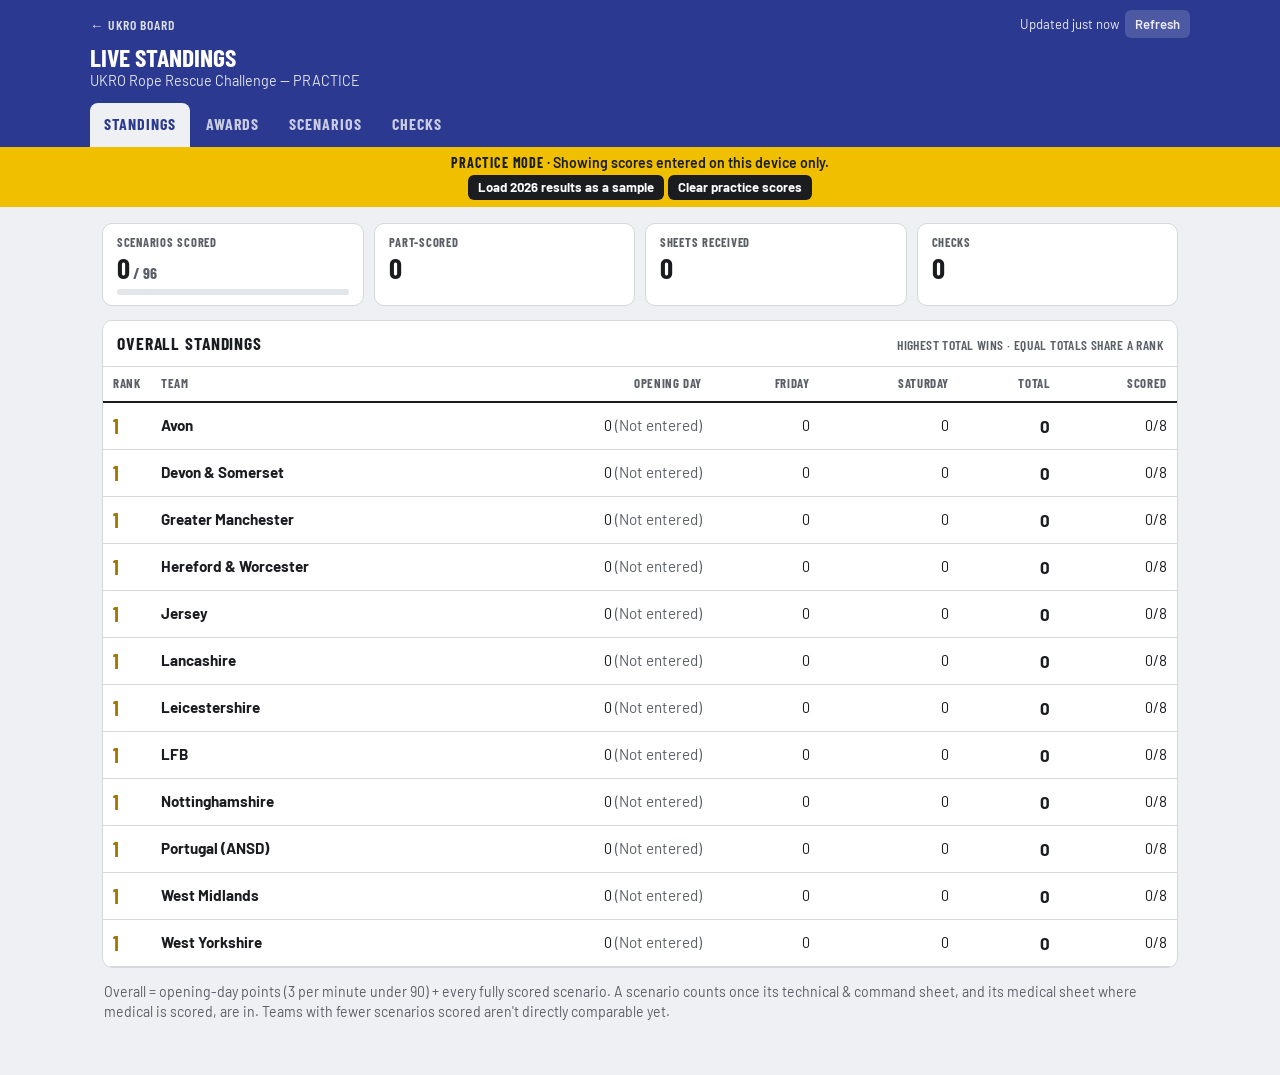
<file: ukro-standings.html>
<!DOCTYPE html>
<html lang="en-GB">
<head>
<meta charset="UTF-8">
<meta name="viewport" content="width=device-width, initial-scale=1.0, viewport-fit=cover">
<title>UKRO Live Standings</title>
<meta name="description" content="Organiser view of the UKRO Rope Rescue Challenge standings, awards and scoring progress.">
<meta name="theme-color" content="#2B3990">
<meta name="robots" content="noindex">
<link rel="preconnect" href="https://fonts.googleapis.com">
<link rel="preconnect" href="https://fonts.gstatic.com" crossorigin>
<link href="https://fonts.googleapis.com/css2?family=Barlow+Condensed:wght@500;600;700&family=Barlow:wght@400;500;600;700&display=swap" rel="stylesheet">
<style>
/* EDIT: paste the Google Apps Script Web App URL (ends in /exec) into API_URL in the script below. */
:root {
  --navy: #2B3990; --red: #C8261B; --green: #1F6B3E; --amber: #B86E00; --gold: #F0C000;
  --ink: #1A1C1F; --muted: #5A5E66; --line: #D5D8DE; --bg: #EEF0F3; --card: #fff;
}
* { box-sizing: border-box; margin: 0; padding: 0; }
body { font-family: 'Barlow', system-ui, sans-serif; background: var(--bg); color: var(--ink); line-height: 1.4; }
button, input, select { font: inherit; color: inherit; }
.topbar { background: var(--navy); color: #fff; padding: 10px 16px 0; padding-top: calc(10px + env(safe-area-inset-top)); }
.wrap { max-width: 1100px; margin: 0 auto; }
.toprow { display: flex; justify-content: space-between; align-items: center; gap: 10px; flex-wrap: wrap; }
.topbar a { color: #fff; text-decoration: none; font-family: 'Barlow Condensed', sans-serif; font-weight: 600; letter-spacing: .06em; text-transform: uppercase; font-size: .85rem; opacity: .85; }
.topbar h1 { font-family: 'Barlow Condensed', sans-serif; font-weight: 700; text-transform: uppercase; font-size: 1.6rem; line-height: 1.05; margin-top: 6px; }
.topbar .event { font-size: .9rem; opacity: .85; }
.status { font-size: .82rem; opacity: .9; text-align: right; }
.status button { background: rgba(255,255,255,.18); border: none; color: #fff; border-radius: 6px; padding: 5px 10px; cursor: pointer; font-weight: 600; margin-left: 6px; }
.tabs { display: flex; gap: 2px; margin-top: 12px; overflow-x: auto; }
.tabs button {
  background: transparent; border: none; color: rgba(255,255,255,.75); padding: 10px 14px 11px; cursor: pointer;
  font-family: 'Barlow Condensed', sans-serif; font-weight: 700; text-transform: uppercase; letter-spacing: .06em; font-size: 1rem; white-space: nowrap;
  border-radius: 8px 8px 0 0;
}
.tabs button[aria-selected=true] { background: var(--bg); color: var(--navy); }
.tabs .badge { display: inline-block; background: var(--gold); color: var(--ink); border-radius: 999px; font-size: .75rem; padding: 0 7px; margin-left: 4px; }
main { padding: 16px 12px 40px; }

.kpis { display: grid; grid-template-columns: repeat(auto-fit, minmax(150px, 1fr)); gap: 10px; margin-bottom: 14px; }
.kpi { background: var(--card); border: 1px solid var(--line); border-radius: 10px; padding: 10px 14px; }
.kpi .k { font-family: 'Barlow Condensed', sans-serif; font-weight: 700; text-transform: uppercase; letter-spacing: .06em; font-size: .78rem; color: var(--muted); }
.kpi .v { font-family: 'Barlow Condensed', sans-serif; font-weight: 700; font-size: 1.8rem; line-height: 1.1; }
.kpi .v small { font-size: 1rem; color: var(--muted); }
.bar { height: 6px; background: #E2E5EA; border-radius: 3px; margin-top: 6px; overflow: hidden; }
.bar i { display: block; height: 100%; background: var(--green); }

.card { background: var(--card); border: 1px solid var(--line); border-radius: 10px; overflow: hidden; margin-bottom: 14px; }
.card-head { padding: 10px 14px; font-family: 'Barlow Condensed', sans-serif; font-weight: 700; text-transform: uppercase; letter-spacing: .05em; font-size: 1.1rem; border-bottom: 1px solid var(--line); display: flex; justify-content: space-between; gap: 10px; align-items: baseline; }
.card-head .sub { font-size: .85rem; color: var(--muted); font-weight: 600; letter-spacing: .03em; }
.scroll { overflow-x: auto; }
table { width: 100%; border-collapse: collapse; font-size: .95rem; }
th { text-align: left; font-family: 'Barlow Condensed', sans-serif; font-weight: 700; text-transform: uppercase; letter-spacing: .05em; font-size: .8rem; color: var(--muted); padding: 8px 10px; border-bottom: 2px solid var(--ink); white-space: nowrap; }
td { padding: 9px 10px; border-bottom: 1px solid var(--line); white-space: nowrap; }
th.n, td.n { text-align: right; font-variant-numeric: tabular-nums; }
td.rank { font-family: 'Barlow Condensed', sans-serif; font-weight: 700; font-size: 1.25rem; width: 48px; }
tr.top1 td.rank { color: #A07800; } tr.top2 td.rank { color: #6E7480; } tr.top3 td.rank { color: #9A5B2A; }
td.team { font-weight: 700; }
td.total { font-weight: 700; font-size: 1.1rem; }
.muted { color: var(--muted); }
.pill { display: inline-block; border-radius: 999px; padding: 1px 9px; font-size: .78rem; font-weight: 700; }
.pill.ok { background: #DDF1E4; color: var(--green); }
.pill.part { background: #FFF0CF; color: #6A4300; }
.pill.wait { background: #ECEEF2; color: var(--muted); }
.pill.bad { background: #FDE2DF; color: var(--red); }
.awards { display: grid; grid-template-columns: repeat(auto-fit, minmax(320px, 1fr)); gap: 14px; }
.filters { display: flex; gap: 8px; flex-wrap: wrap; padding: 10px 14px; border-bottom: 1px solid var(--line); }
.filters select { border: 1.5px solid #B9BEC7; border-radius: 8px; padding: 7px 10px; background: #fff; min-height: 40px; }
.check { padding: 11px 14px; border-top: 1px solid var(--line); display: flex; gap: 12px; align-items: flex-start; }
.check:first-child { border-top: none; }
.check .what { font-weight: 700; }
.check .ver { font-size: .85rem; color: var(--muted); margin-top: 3px; }
.empty { padding: 16px 14px; color: var(--muted); }
.note { font-size: .88rem; color: var(--muted); margin: 4px 2px 14px; }
.gate { max-width: 400px; margin: 40px auto; background: #fff; border: 1px solid var(--line); border-radius: 10px; padding: 18px; }
.gate label { display: block; font-family: 'Barlow Condensed', sans-serif; font-weight: 700; text-transform: uppercase; letter-spacing: .06em; font-size: .8rem; color: var(--muted); margin-bottom: 6px; }
.gate input { width: 100%; border: 1.5px solid #B9BEC7; border-radius: 8px; padding: 10px 12px; min-height: 46px; }
.btn { border: none; border-radius: 9px; min-height: 46px; padding: 0 18px; font-family: 'Barlow Condensed', sans-serif; font-weight: 700; text-transform: uppercase; letter-spacing: .06em; font-size: 1rem; cursor: pointer; background: var(--navy); color: #fff; width: 100%; margin-top: 12px; }
.err { background: #FDE8E6; border: 1px solid #E8A39C; color: #7A1810; border-radius: 8px; padding: 9px 12px; font-size: .9rem; margin-top: 10px; }
.stale { background: #FFF4DC; border: 1px solid #E9C46A; color: #5A3A00; border-radius: 8px; padding: 9px 12px; font-size: .9rem; margin-bottom: 12px; }
.demo-bar { background: #F0C000; color: #1A1C1F; font-weight: 600; font-size: .88rem; padding: 7px 16px; text-align: center; line-height: 1.3; }
.demo-bar strong { font-family: 'Barlow Condensed', sans-serif; text-transform: uppercase; letter-spacing: .06em; }
.demo-bar button { background: #1A1C1F; color: #fff; border: none; border-radius: 6px; padding: 4px 10px; font-weight: 700; cursor: pointer; margin: 3px 2px 0; font-size: .82rem; }
[hidden] { display: none !important; }
@media print {
  body { background: #fff; } .topbar { background: #fff; color: var(--ink); } .tabs, .status button, .filters { display: none; }
  .card { break-inside: avoid; }
}
</style>
</head>
<body>

<div class="topbar">
  <div class="wrap">
    <div class="toprow">
      <a href="ukro.html">&larr; UKRO board</a>
      <div class="status" id="status"></div>
    </div>
    <h1>Live Standings</h1>
    <div class="event" id="eventName">Organisers only</div>
    <div class="tabs" role="tablist" id="tabs" hidden>
      <button role="tab" data-tab="standings" aria-selected="true">Standings</button>
      <button role="tab" data-tab="awards" aria-selected="false">Awards</button>
      <button role="tab" data-tab="scenarios" aria-selected="false">Scenarios</button>
      <button role="tab" data-tab="checks" aria-selected="false">Checks <span class="badge" id="checkBadge" hidden></span></button>
    </div>
  </div>
</div>

<div class="demo-bar" id="demoBar" hidden><strong>Practice mode</strong> · Showing scores entered on this device only.
  <br><button id="demoSample">Load 2026 results as a sample</button><button id="demoClear">Clear practice scores</button></div>

<main class="wrap" id="app"></main>

<script>
(function () {
'use strict';

/* ===== EDIT: Google Apps Script Web App URL (ends in /exec) ===== */
var API_URL = '';
/* ================================================================ */

var REFRESH_SECONDS = 30;
var params = new URLSearchParams(location.search);
function load(k, d) { try { var v = localStorage.getItem(k); return v == null ? d : JSON.parse(v); } catch (e) { return d; } }
function save(k, v) { try { localStorage.setItem(k, JSON.stringify(v)); } catch (e) {} }
function drop(k) { try { localStorage.removeItem(k); } catch (e) {} }
if (params.get('api')) save('ukro-api', params.get('api'));
var api = params.get('api') || load('ukro-api', '') || API_URL;
// Practice mode: until the page is linked to the Google Sheet, or when opened with ?demo=1
var DEMO = params.get('demo') === '1' || !api;
var P = DEMO ? 'ukro-demo-' : 'ukro-';
var pin = DEMO ? 'demo' : load('ukro-org-pin', '');
var data = load(P + 'standings-cache', null);
var tab = 'standings', lastOk = data ? data.generated : null, lastErr = '', loading = false;
var filt = { date: '', rotation: '', status: '' };

function $(id) { return document.getElementById(id); }
function esc(s) { return String(s == null ? '' : s).replace(/[&<>"']/g, function (c) { return { '&': '&amp;', '<': '&lt;', '>': '&gt;', '"': '&quot;', "'": '&#39;' }[c]; }); }
function fmtDate(iso, long) {
  var p = String(iso).split('-'); if (p.length !== 3) return iso;
  var d = new Date(+p[0], +p[1] - 1, +p[2]);
  return d.toLocaleDateString('en-GB', long ? { weekday: 'long', day: 'numeric', month: 'short' } : { weekday: 'short', day: 'numeric', month: 'short' });
}
function dayName(iso) { var p = String(iso).split('-'); return new Date(+p[0], +p[1] - 1, +p[2]).toLocaleDateString('en-GB', { weekday: 'long' }); }
function ago(iso) {
  if (!iso) return 'never';
  var s = Math.round((Date.now() - new Date(iso).getTime()) / 1000);
  if (s < 10) return 'just now'; if (s < 60) return s + ' s ago'; if (s < 3600) return Math.round(s / 60) + ' min ago';
  return new Date(iso).toLocaleTimeString('en-GB', { hour: '2-digit', minute: '2-digit' });
}

function call(body) {
  if (DEMO) return window.UKRODemo.call(body);
  return fetch(api, { method: 'POST', redirect: 'follow', headers: { 'Content-Type': 'text/plain;charset=utf-8' }, body: JSON.stringify(body) })
    .then(function (r) { if (!r.ok) throw new Error('Server replied ' + r.status); return r.json(); });
}

function refresh() {
  if ((!api && !DEMO) || !pin || loading) return;
  loading = true; renderStatus();
  call({ action: 'standings', pin: pin }).then(function (res) {
    loading = false;
    if (!res.ok) {
      if (res.error === 'bad_pin' || res.error === 'forbidden') { pin = ''; drop('ukro-org-pin'); return render(res.message || 'Organiser PIN required.'); }
      lastErr = res.message || res.error; renderStatus(); return;
    }
    data = res.result; lastOk = new Date().toISOString(); lastErr = '';
    save(P + 'standings-cache', data);
    render();
  }, function (err) { loading = false; lastErr = String(err.message || err); renderStatus(); render(); });
}
setInterval(refresh, REFRESH_SECONDS * 1000);
setInterval(renderStatus, 5000);
document.addEventListener('visibilitychange', function () { if (!document.hidden) refresh(); });

function renderStatus() {
  var el = $('status');
  if (!pin || (!api && !DEMO)) { el.innerHTML = ''; return; }
  el.innerHTML = (loading ? 'Updating…' : (lastErr ? '<span title="' + esc(lastErr) + '">⚠ Offline · </span>' : '') + 'Updated ' + ago(lastOk)) +
    '<button id="refreshBtn">Refresh</button>' + (DEMO ? '' : '<button id="lockBtn">Lock</button>');
}
$('status').addEventListener('click', function (e) {
  if (e.target.id === 'refreshBtn') refresh();
  if (e.target.id === 'lockBtn') { if (DEMO) return; pin = ''; drop('ukro-org-pin'); drop(P + 'standings-cache'); data = null; render(); }
});
$('tabs').addEventListener('click', function (e) {
  var b = e.target.closest('[data-tab]'); if (!b) return;
  tab = b.dataset.tab;
  [].forEach.call(document.querySelectorAll('[data-tab]'), function (x) { x.setAttribute('aria-selected', x === b ? 'true' : 'false'); });
  render();
});

function render(gateMsg) {
  renderStatus();
  if (!api && !DEMO) {
    $('tabs').hidden = true;
    $('app').innerHTML = '<div class="gate"><strong>Not connected yet.</strong><p class="note" style="margin-top:8px">Paste the Apps Script Web App URL into <code>API_URL</code> in this page, or open it with <code>?api=…</code> on the address.</p></div>';
    return;
  }
  if (!pin) {
    $('tabs').hidden = true;
    $('app').innerHTML = '<form class="gate" id="gate"><label for="pinIn">Organiser PIN</label><input id="pinIn" type="password" autocomplete="current-password" required>' +
      (gateMsg ? '<div class="err">' + esc(gateMsg) + '</div>' : '') + '<button class="btn" type="submit">Unlock standings</button>' +
      '<p class="note" style="margin-top:10px">Standings are kept to organisers until the awards.</p></form>';
    $('gate').addEventListener('submit', function (e) {
      e.preventDefault(); pin = $('pinIn').value.trim(); save('ukro-org-pin', pin);
      $('app').innerHTML = '<div class="empty">Loading…</div>'; refresh();
    });
    $('pinIn').focus();
    return;
  }
  if (!data) { $('app').innerHTML = '<div class="empty">' + (lastErr ? 'Couldn\'t reach the scoring sheet: ' + esc(lastErr) : 'Loading…') + '</div>'; return; }
  $('tabs').hidden = false;
  $('eventName').textContent = data.event;
  var issues = data.checks.filter(function (c) { return c.type !== 'resent'; }).length;
  $('checkBadge').hidden = !issues; $('checkBadge').textContent = issues;
  var h = lastErr ? '<div class="stale">Showing the last standings received (' + esc(ago(lastOk)) + '). Will update when the connection returns.</div>' : '';
  h += ({ standings: viewStandings, awards: viewAwards, scenarios: viewScenarios, checks: viewChecks })[tab]();
  $('app').innerHTML = h;
}

function kpis() {
  var c = data.counts, all = c.scored + c.partial + c.awaiting;
  var pct = all ? Math.round(c.scored / all * 100) : 0;
  return '<div class="kpis">' +
    '<div class="kpi"><div class="k">Scenarios scored</div><div class="v">' + c.scored + '<small> / ' + all + '</small></div><div class="bar"><i style="width:' + pct + '%"></i></div></div>' +
    '<div class="kpi"><div class="k">Part-scored</div><div class="v">' + c.partial + '</div></div>' +
    '<div class="kpi"><div class="k">Sheets received</div><div class="v">' + data.submissions + '</div></div>' +
    '<div class="kpi"><div class="k">Checks</div><div class="v">' + data.checks.filter(function (x) { return x.type !== 'resent'; }).length + '</div></div>' +
    '</div>';
}

function viewStandings() {
  var days = data.days;
  var h = kpis() + '<div class="card"><div class="card-head">Overall standings <span class="sub">Highest total wins · equal totals share a rank</span></div><div class="scroll"><table><thead><tr>' +
    '<th>Rank</th><th>Team</th><th class="n">Opening day</th>' + days.map(function (d) { return '<th class="n">' + esc(dayName(d)) + '</th>'; }).join('') +
    '<th class="n">Total</th><th class="n">Scored</th></tr></thead><tbody>';
  data.standings.forEach(function (s) {
    h += '<tr class="top' + s.rank + '"><td class="rank">' + s.rank + '</td><td class="team">' + esc(s.team) + '</td>' +
      '<td class="n">' + s.opening + (s.openingNote && s.openingNote !== s.opening + '' ? ' <span class="muted">(' + esc(s.openingNote) + ')</span>' : '') + '</td>' +
      s.days.map(function (v) { return '<td class="n">' + v + '</td>'; }).join('') +
      '<td class="n total">' + s.total + '</td><td class="n">' + s.scored + '/' + s.scheduled + (s.partial ? ' <span class="pill part">' + s.partial + ' part</span>' : '') + '</td></tr>';
  });
  h += '</tbody></table></div></div>';
  h += '<p class="note">Overall = opening-day points (' + data.rules.openingPerMinute + ' per minute under ' + data.rules.openingTarget + ') + every fully scored scenario. A scenario counts once its technical &amp; command sheet, and its medical sheet where medical is scored, are in. Teams with fewer scenarios scored aren\'t directly comparable yet.</p>';
  return h;
}

function awardTable(title, sub, rows, max) {
  var h = '<div class="card"><div class="card-head">' + esc(title) + ' <span class="sub">' + esc(sub) + '</span></div><div class="scroll"><table><thead><tr><th>Rank</th><th>Team</th><th class="n">Points</th><th class="n">Sheets</th><th>Progress</th></tr></thead><tbody>';
  if (!rows.length) h += '<tr><td colspan="5" class="muted">Awaiting scores</td></tr>';
  rows.forEach(function (r) {
    h += '<tr class="top' + r.rank + '"><td class="rank">' + r.rank + '</td><td class="team">' + esc(r.team) + '</td><td class="n total">' + r.points + '<span class="muted" style="font-weight:500;font-size:.85rem"> / ' + (r.of * max) + '</span></td>' +
      '<td class="n">' + r.count + '/' + r.of + '</td><td>' + (r.count >= r.of ? '<span class="pill ok">Complete</span>' : '<span class="pill part">Provisional</span>') + '</td></tr>';
  });
  return h + '</tbody></table></div></div>';
}
function viewAwards() {
  return '<div class="awards">' +
    awardTable('Best Team Leader', 'Command points', data.awards.teamLeader, data.awards.commandMax) +
    awardTable('Best Medic', 'Medical points', data.awards.medic, data.awards.medicalMax) +
    '</div><p class="note">Award totals use every technical &amp; command sheet (for command) and medical sheet received from the scenario days. Opening-day points don\'t count towards awards.</p>';
}

function viewScenarios() {
  var s = data.scenarios;
  var dates = s.map(function (x) { return x.date; }).filter(function (v, i, a) { return a.indexOf(v) === i; });
  var rots = s.map(function (x) { return x.rotation; }).filter(function (v, i, a) { return a.indexOf(v) === i; });
  function sel(name, opts, label) {
    return '<select data-filter="' + name + '" aria-label="' + label + '"><option value="">' + label + ': all</option>' +
      opts.map(function (o) { return '<option value="' + esc(o[0]) + '"' + (filt[name] === o[0] ? ' selected' : '') + '>' + esc(o[1]) + '</option>'; }).join('') + '</select>';
  }
  var rows = s.filter(function (x) {
    return (!filt.date || x.date === filt.date) && (!filt.rotation || x.rotation === filt.rotation) && (!filt.status || x.status === filt.status);
  });
  var h = '<div class="card"><div class="card-head">Scenario results <span class="sub">' + rows.length + ' shown</span></div><div class="filters">' +
    sel('date', dates.map(function (d) { return [d, fmtDate(d)]; }), 'Day') +
    sel('rotation', rots.map(function (r) { return [r, 'Rotation ' + r]; }), 'Rotation') +
    sel('status', [['scored', 'Scored'], ['partial', 'Part-scored'], ['awaiting', 'Awaiting']], 'Status') +
    '</div><div class="scroll"><table><thead><tr><th>Day</th><th>Rot.</th><th>Location</th><th>Team</th><th class="n">Tech</th><th class="n">Cmd</th><th>Done</th><th class="n">Med</th><th class="n">Points</th><th>Status</th><th>Assessors</th></tr></thead><tbody>';
  rows.forEach(function (x) {
    var tc = x.tc, md = x.med;
    var st = x.status === 'scored' ? '<span class="pill ok">Scored</span>' : x.status === 'partial' ? '<span class="pill part">Part</span>' : '<span class="pill wait">Awaiting</span>';
    var amended = (tc && tc.versions > 1) || (md && md.versions > 1) ? ' <span class="pill bad" title="Sheet sent more than once">Resent</span>' : '';
    h += '<tr><td>' + esc(fmtDate(x.date)) + '</td><td>' + esc(x.rotation) + '</td><td>' + esc(x.location) + '</td><td class="team">' + esc(x.team) + '</td>' +
      '<td class="n">' + (tc ? tc.technical : '–') + '</td><td class="n">' + (tc ? tc.command : '–') + '</td><td>' + (tc ? esc(tc.completed) : '–') + '</td>' +
      '<td class="n">' + (x.medicalScored ? (md ? md.medical : '–') : '<span class="muted">n/a</span>') + '</td>' +
      '<td class="n total">' + (x.points == null ? '' : x.points) + '</td><td>' + st + amended + '</td>' +
      '<td class="muted">' + esc([tc && tc.assessor, md && md.assessor].filter(Boolean).join(' · ')) + '</td></tr>';
  });
  if (!rows.length) h += '<tr><td colspan="11" class="muted">Nothing matches these filters.</td></tr>';
  return h + '</tbody></table></div></div>';
}
document.addEventListener('change', function (e) {
  var f = e.target.getAttribute && e.target.getAttribute('data-filter');
  if (f) { filt[f] = e.target.value; render(); }
});

function viewChecks() {
  var order = { conflict: 0, unscheduled: 1, negative: 2, missing: 3, resent: 4 };
  var label = { conflict: ['bad', 'Conflicting scores'], unscheduled: ['bad', 'Not on schedule'], negative: ['part', 'Below zero'], missing: ['part', 'Missing sheet'], resent: ['wait', 'Resent'] };
  var list = data.checks.slice().sort(function (a, b) { return order[a.type] - order[b.type]; });
  var h = '<div class="card"><div class="card-head">Things to check <span class="sub">' + list.length + '</span></div>';
  if (!list.length) h += '<div class="empty">Nothing to check. Every sheet received matches the schedule, with no conflicts.</div>';
  list.forEach(function (c) {
    var s = c.slot || {};
    h += '<div class="check"><span class="pill ' + label[c.type][0] + '">' + label[c.type][1] + '</span><div><div class="what">' + esc(s.team) + ' · ' + esc(s.location) + '</div>' +
      '<div class="muted">' + esc(fmtDate(s.date)) + ', rotation ' + esc(s.rotation) + ' · ' + esc(c.message) + '</div>' +
      (c.versions ? '<div class="ver">' + c.versions.map(function (v, i) {
        var sc = v.medical !== null && v.medical !== '' && v.medical !== undefined ? 'medical ' + v.medical : 'T ' + v.technical + ' · C ' + v.command + ' · ' + v.completed;
        return (i === c.versions.length - 1 ? '<strong>Counts:</strong> ' : 'Earlier: ') + esc(sc) + ' — ' + esc(v.assessor) + ', ' + esc(new Date(v.received).toLocaleTimeString('en-GB', { hour: '2-digit', minute: '2-digit' }));
      }).join('<br>') + '</div>' : '') + '</div></div>';
  });
  h += '</div><p class="note">To remove a wrong sheet, find it on the Submissions tab of the Google Sheet and type <strong>VOID</strong> in its Status column. ' +
    (data.voided ? data.voided + ' sheet' + (data.voided === 1 ? ' is' : 's are') + ' currently voided.' : '') + '</p>';
  return h;
}

function start() { render(); if (pin && (api || DEMO)) refresh(); }
function loadScript(src) {
  return new Promise(function (res, rej) { var s = document.createElement('script'); s.src = src; s.onload = res; s.onerror = rej; document.head.appendChild(s); });
}
if (DEMO) {
  $('demoBar').hidden = false;
  $('demoSample').addEventListener('click', function () {
    if (window.UKRODemo.count() && !confirm('Replace the practice scores on this device with the 2026 results?')) return;
    window.UKRODemo.loadSample(); refresh();
  });
  $('demoClear').addEventListener('click', function () {
    if (!confirm('Clear all practice scores on this device?')) return;
    window.UKRODemo.reset(); refresh();
  });
  loadScript('ukro-backend.js').then(function () { return loadScript('ukro-demo.js'); }).then(start, function () {
    $('app').innerHTML = '<div class="empty">Practice mode needs one-off signal to load. Check the connection and refresh.</div>';
  });
} else start();
})();
</script>
</body>
</html>
</file>
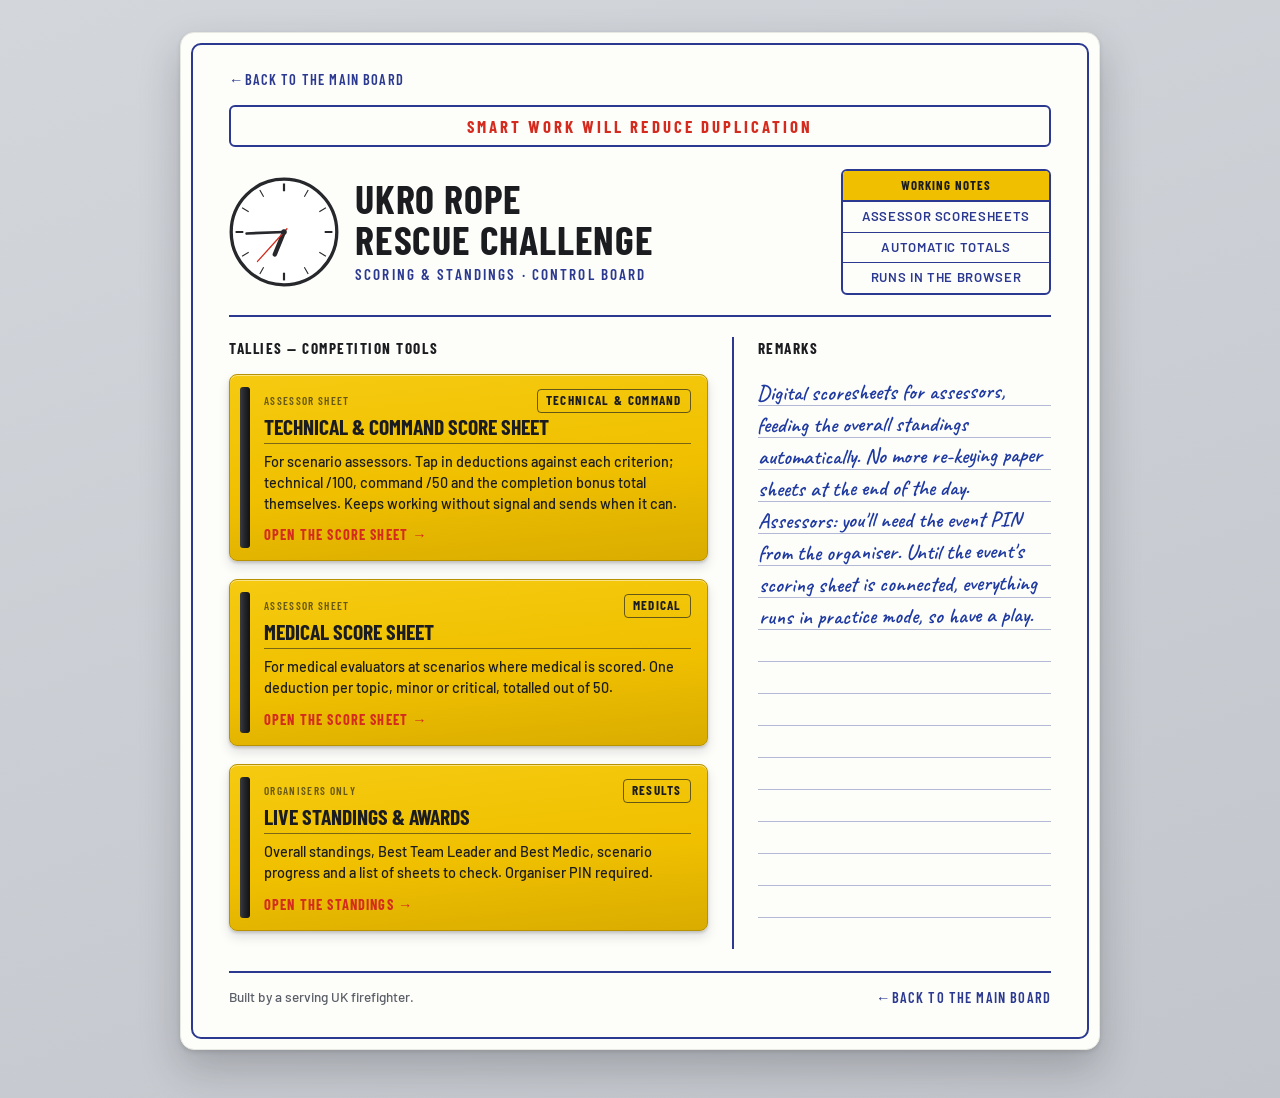
<file: ukro.html>
<!DOCTYPE html>
<html lang="en-GB">
<head>
<meta charset="UTF-8">
<meta name="viewport" content="width=device-width, initial-scale=1.0">
<title>UKRO Rope Rescue Challenge &mdash; Fire Service Projects</title>
<meta name="description" content="Digital assessor scoresheets and live standings for the UKRO National Rope Rescue Challenge.">
<link rel="preconnect" href="https://fonts.googleapis.com">
<link rel="preconnect" href="https://fonts.gstatic.com" crossorigin>
<link href="https://fonts.googleapis.com/css2?family=Barlow+Condensed:wght@500;600;700&family=Barlow:wght@400;500;600&family=Caveat:wght@500;600&display=swap" rel="stylesheet">
<link rel="stylesheet" href="board.css">
</head>
<body>

<div class="board">
  <div class="board-inner">

    <a class="back-link" href="index.html">Back to the main board</a>

    <div class="motto">Smart Work Will Reduce Duplication</div>

    <div class="board-head">
      <div class="clock-wrap">
        <!-- Live analogue clock -->
        <svg class="clock" viewBox="0 0 100 100" role="img" aria-label="Current time">
          <circle cx="50" cy="50" r="48" fill="#FFFFFF" stroke="#26282B" stroke-width="3"/>
          <g stroke="#26282B" stroke-width="2">
            <line x1="50" y1="6" x2="50" y2="13"/>
            <line x1="50" y1="87" x2="50" y2="94"/>
            <line x1="6" y1="50" x2="13" y2="50"/>
            <line x1="87" y1="50" x2="94" y2="50"/>
          </g>
          <g stroke="#26282B" stroke-width="1">
            <line x1="72" y1="11.9" x2="68.5" y2="17.9"/>
            <line x1="88.1" y1="28" x2="82.1" y2="31.5"/>
            <line x1="88.1" y1="72" x2="82.1" y2="68.5"/>
            <line x1="72" y1="88.1" x2="68.5" y2="82.1"/>
            <line x1="28" y1="88.1" x2="31.5" y2="82.1"/>
            <line x1="11.9" y1="72" x2="17.9" y2="68.5"/>
            <line x1="11.9" y1="28" x2="17.9" y2="31.5"/>
            <line x1="28" y1="11.9" x2="31.5" y2="17.9"/>
          </g>
          <line id="hourHand"   x1="50" y1="50" x2="50" y2="28" stroke="#26282B" stroke-width="4" stroke-linecap="round"/>
          <line id="minuteHand" x1="50" y1="50" x2="50" y2="16" stroke="#26282B" stroke-width="2.5" stroke-linecap="round"/>
          <line id="secondHand" x1="50" y1="54" x2="50" y2="14" stroke="#D42B1E" stroke-width="1.2" stroke-linecap="round"/>
          <circle cx="50" cy="50" r="2.5" fill="#26282B"/>
        </svg>
        <div class="board-title">
          <h1>UKRO Rope<br>Rescue Challenge</h1>
          <div class="stage">Scoring &amp; Standings &middot; Control Board</div>
        </div>
      </div>

      <div class="info-table">
        <div class="it-head">Working Notes</div>
        <ul>
          <li>Assessor scoresheets</li>
          <li>Automatic totals</li>
          <li>Runs in the browser</li>
        </ul>
      </div>
    </div>

    <div class="board-body">
      <div class="tallies">
        <div class="col-label">Tallies &mdash; Competition Tools</div>

        <!-- ============ Assessor: Technical & Command ============ -->
        <a class="tally" href="ukro-scoresheet.html?sheet=tc">
          <div class="tally-row">
            <span class="field-label">Assessor Sheet</span>
            <span class="type">Technical &amp; Command</span>
          </div>
          <h2>Technical &amp; Command Score Sheet</h2>
          <p class="desc">For scenario assessors. Tap in deductions against each criterion; technical /100, command /50 and the completion bonus total themselves. Keeps working without signal and sends when it can.</p>
          <span class="open-cue">Open the score sheet</span>
        </a>

        <!-- ============ Assessor: Medical ============ -->
        <a class="tally" href="ukro-scoresheet.html?sheet=medical">
          <div class="tally-row">
            <span class="field-label">Assessor Sheet</span>
            <span class="type">Medical</span>
          </div>
          <h2>Medical Score Sheet</h2>
          <p class="desc">For medical evaluators at scenarios where medical is scored. One deduction per topic, minor or critical, totalled out of 50.</p>
          <span class="open-cue">Open the score sheet</span>
        </a>

        <!-- ============ Organiser: Standings ============ -->
        <a class="tally" href="ukro-standings.html">
          <div class="tally-row">
            <span class="field-label">Organisers Only</span>
            <span class="type">Results</span>
          </div>
          <h2>Live Standings &amp; Awards</h2>
          <p class="desc">Overall standings, Best Team Leader and Best Medic, scenario progress and a list of sheets to check. Organiser PIN required.</p>
          <span class="open-cue">Open the standings</span>
        </a>
      </div>

      <div class="remarks">
        <div class="col-label">Remarks</div>
        <div class="remarks-lines">
          <p class="remarks-note">Digital scoresheets for assessors, feeding the overall standings automatically. No more re-keying paper sheets at the end of the day. Assessors: you'll need the event PIN from the organiser. Until the event's scoring sheet is connected, everything runs in practice mode, so have a play.</p>
        </div>
      </div>
    </div>

    <div class="board-foot">
      <!-- EDIT: put your name / contact details here -->
      <span>Built by a serving UK firefighter.</span>
      <span><a class="back-link" href="index.html" style="margin:0">Back to the main board</a></span>
    </div>

  </div>
</div>

<script src="clock.js"></script>

</body>
</html>
</file>
<file: board.css>
/* ============================================================
   board.css — shared styling for all Entry Control Board pages
   Edit here once and every board page updates.
   ============================================================ */

:root {
  --backdrop: #C9CCD1;
  --board: #FDFDFA;
  --board-edge: #E8E8E2;
  --navy: #2B3990;
  --red: #D42B1E;
  --tally-yellow: #F0C000;
  --tally-yellow-dark: #D9AC00;
  --clip: #26282B;
  --ink: #1A1C1F;
  --muted: #5A5E66;
}

* { margin: 0; padding: 0; box-sizing: border-box; }

body {
  font-family: 'Barlow', system-ui, sans-serif;
  background: var(--backdrop);
  background-image: linear-gradient(160deg, #D3D6DB 0%, #C2C5CB 100%);
  color: var(--ink);
  line-height: 1.5;
  min-height: 100vh;
  padding: 32px 16px 48px;
}

/* ===================== THE BOARD ===================== */
.board {
  max-width: 920px;
  margin: 0 auto;
  background: var(--board);
  border: 1px solid var(--board-edge);
  border-radius: 14px;
  box-shadow:
    0 2px 4px rgba(20,22,26,0.12),
    0 18px 40px rgba(20,22,26,0.22);
  overflow: hidden;
}
.board-inner {
  border: 2px solid var(--navy);
  border-radius: 10px;
  margin: 10px;
  padding: 22px clamp(16px, 4vw, 36px) 28px;
}

/* Motto strip */
.motto {
  text-align: center;
  font-family: 'Barlow Condensed', sans-serif;
  font-weight: 700;
  text-transform: uppercase;
  letter-spacing: 0.18em;
  color: var(--red);
  font-size: clamp(0.85rem, 2.6vw, 1.05rem);
  border: 2px solid var(--navy);
  border-radius: 6px;
  padding: 7px 10px 6px;
  margin-bottom: 22px;
}

/* Head row: clock + info table */
.board-head {
  display: flex;
  justify-content: space-between;
  align-items: stretch;
  gap: 20px;
  margin-bottom: 20px;
  flex-wrap: wrap;
}
.clock-wrap {
  display: flex;
  align-items: center;
  gap: 16px;
}
.clock {
  width: 110px;
  height: 110px;
  flex: 0 0 auto;
}
.board-title h1 {
  font-family: 'Barlow Condensed', sans-serif;
  font-weight: 700;
  text-transform: uppercase;
  font-size: clamp(1.7rem, 5vw, 2.5rem);
  line-height: 1.02;
  letter-spacing: 0.02em;
}
.board-title .stage {
  font-family: 'Barlow Condensed', sans-serif;
  font-weight: 600;
  text-transform: uppercase;
  letter-spacing: 0.14em;
  color: var(--navy);
  font-size: 0.95rem;
  margin-top: 4px;
}

/* Info table, echoing the working-duration table */
.info-table {
  border: 2px solid var(--navy);
  border-radius: 6px;
  min-width: 210px;
  overflow: hidden;
  align-self: flex-start;
}
.info-table .it-head {
  background: var(--tally-yellow);
  font-family: 'Barlow Condensed', sans-serif;
  font-weight: 700;
  text-transform: uppercase;
  letter-spacing: 0.08em;
  font-size: 0.8rem;
  text-align: center;
  padding: 5px 12px;
  border-bottom: 2px solid var(--navy);
  color: var(--ink);
}
.info-table ul { list-style: none; }
.info-table li {
  font-size: 0.82rem;
  font-weight: 600;
  text-transform: uppercase;
  letter-spacing: 0.05em;
  color: var(--navy);
  padding: 5px 12px;
  text-align: center;
}
.info-table li + li { border-top: 1px solid var(--navy); }

/* ===================== BODY GRID ===================== */
.board-body {
  display: grid;
  grid-template-columns: minmax(0, 1.5fr) minmax(200px, 1fr);
  gap: 0 24px;
  border-top: 2px solid var(--navy);
  padding-top: 20px;
}
.col-label {
  font-family: 'Barlow Condensed', sans-serif;
  font-weight: 700;
  text-transform: uppercase;
  letter-spacing: 0.1em;
  font-size: 0.95rem;
  color: var(--ink);
  margin-bottom: 14px;
}

/* ===================== TALLIES ===================== */
.tally {
  display: block;
  text-decoration: none;
  color: var(--ink);
  position: relative;
  background: linear-gradient(175deg, #F5CA10 0%, var(--tally-yellow) 55%, var(--tally-yellow-dark) 100%);
  border: 1px solid #B89200;
  border-radius: 8px;
  padding: 14px 16px 14px 34px;
  margin-bottom: 18px;
  box-shadow:
    inset 0 1px 0 rgba(255,255,255,0.5),
    0 2px 3px rgba(20,22,26,0.18),
    0 6px 12px rgba(20,22,26,0.12);
  transition: transform 0.15s ease, box-shadow 0.15s ease;
}
/* the clip along the left edge */
.tally::before {
  content: "";
  position: absolute;
  left: 10px;
  top: 12px;
  bottom: 12px;
  width: 10px;
  background: linear-gradient(90deg, #3A3D42 0%, var(--clip) 40%, #101113 100%);
  border-radius: 3px;
}
.tally:hover, .tally:focus-visible {
  transform: translateY(-3px) rotate(-0.4deg);
  box-shadow:
    inset 0 1px 0 rgba(255,255,255,0.5),
    0 4px 6px rgba(20,22,26,0.2),
    0 14px 24px rgba(20,22,26,0.2);
}
.tally:focus-visible {
  outline: 3px solid var(--navy);
  outline-offset: 3px;
}
.tally-row {
  display: flex;
  justify-content: space-between;
  align-items: baseline;
  gap: 10px;
  flex-wrap: wrap;
}
.tally .field-label {
  font-family: 'Barlow Condensed', sans-serif;
  font-weight: 600;
  font-size: 0.7rem;
  letter-spacing: 0.12em;
  text-transform: uppercase;
  color: rgba(26,28,31,0.65);
}
.tally h2 {
  font-family: 'Barlow Condensed', sans-serif;
  font-weight: 700;
  text-transform: uppercase;
  font-size: 1.35rem;
  line-height: 1.08;
  border-bottom: 1.5px solid rgba(26,28,31,0.55);
  padding-bottom: 5px;
  margin: 2px 0 8px;
}
.tally .type {
  font-family: 'Barlow Condensed', sans-serif;
  font-weight: 700;
  text-transform: uppercase;
  letter-spacing: 0.1em;
  font-size: 0.82rem;
  border: 1.5px solid rgba(26,28,31,0.65);
  border-radius: 4px;
  padding: 1px 8px;
  white-space: nowrap;
}
.tally p.desc {
  font-size: 0.9rem;
  font-weight: 500;
  line-height: 1.45;
  margin-bottom: 8px;
}
.tally .open-cue {
  font-family: 'Barlow Condensed', sans-serif;
  font-weight: 700;
  text-transform: uppercase;
  letter-spacing: 0.08em;
  font-size: 0.9rem;
  color: var(--red);
}
.tally .open-cue::after { content: " \2192"; }

/* Empty tally slot — a space on the board awaiting a tally */
.tally-slot {
  border: 2px dashed rgba(43,57,144,0.4);
  border-radius: 8px;
  padding: 18px 16px;
  margin-bottom: 18px;
  text-align: center;
  font-family: 'Barlow Condensed', sans-serif;
  font-weight: 600;
  text-transform: uppercase;
  letter-spacing: 0.1em;
  font-size: 0.9rem;
  color: rgba(43,57,144,0.55);
}

/* ===================== REMARKS COLUMN ===================== */
.remarks {
  border-left: 2px solid var(--navy);
  padding-left: 24px;
  display: flex;
  flex-direction: column;
}
.remarks-lines {
  flex: 1;
  background-image: repeating-linear-gradient(
    to bottom,
    transparent 0px,
    transparent 31px,
    rgba(43,57,144,0.35) 31px,
    rgba(43,57,144,0.35) 32px
  );
  min-height: 220px;
  padding-top: 2px;
}
.remarks-note {
  font-family: 'Caveat', cursive;
  font-size: 1.35rem;
  font-weight: 600;
  color: #1F3AA0;
  line-height: 32px;
  transform: rotate(-0.5deg);
}

/* ===================== BACK LINK ===================== */
.back-link {
  display: inline-block;
  font-family: 'Barlow Condensed', sans-serif;
  font-weight: 600;
  text-transform: uppercase;
  letter-spacing: 0.08em;
  font-size: 0.9rem;
  color: var(--navy);
  text-decoration: none;
  margin-bottom: 14px;
}
.back-link::before { content: "\2190 "; }
.back-link:hover, .back-link:focus-visible { color: var(--red); }
.back-link:focus-visible { outline: 2px solid var(--navy); outline-offset: 2px; }

/* ===================== FOOTER STRIP ===================== */
.board-foot {
  border-top: 2px solid var(--navy);
  margin-top: 22px;
  padding-top: 14px;
  display: flex;
  justify-content: space-between;
  gap: 12px;
  flex-wrap: wrap;
  font-size: 0.85rem;
  color: var(--muted);
  font-weight: 500;
}

/* ===================== RESPONSIVE ===================== */
@media (max-width: 700px) {
  .board-body { grid-template-columns: 1fr; }
  .remarks {
    border-left: none;
    border-top: 2px solid var(--navy);
    padding-left: 0;
    padding-top: 16px;
    margin-top: 6px;
  }
  .remarks-lines { min-height: 120px; }
  .board-head { flex-direction: column; }
  .info-table { align-self: stretch; }
}
@media (prefers-reduced-motion: reduce) {
  .tally { transition: none; }
  .tally:hover { transform: none; }
}
</file>
